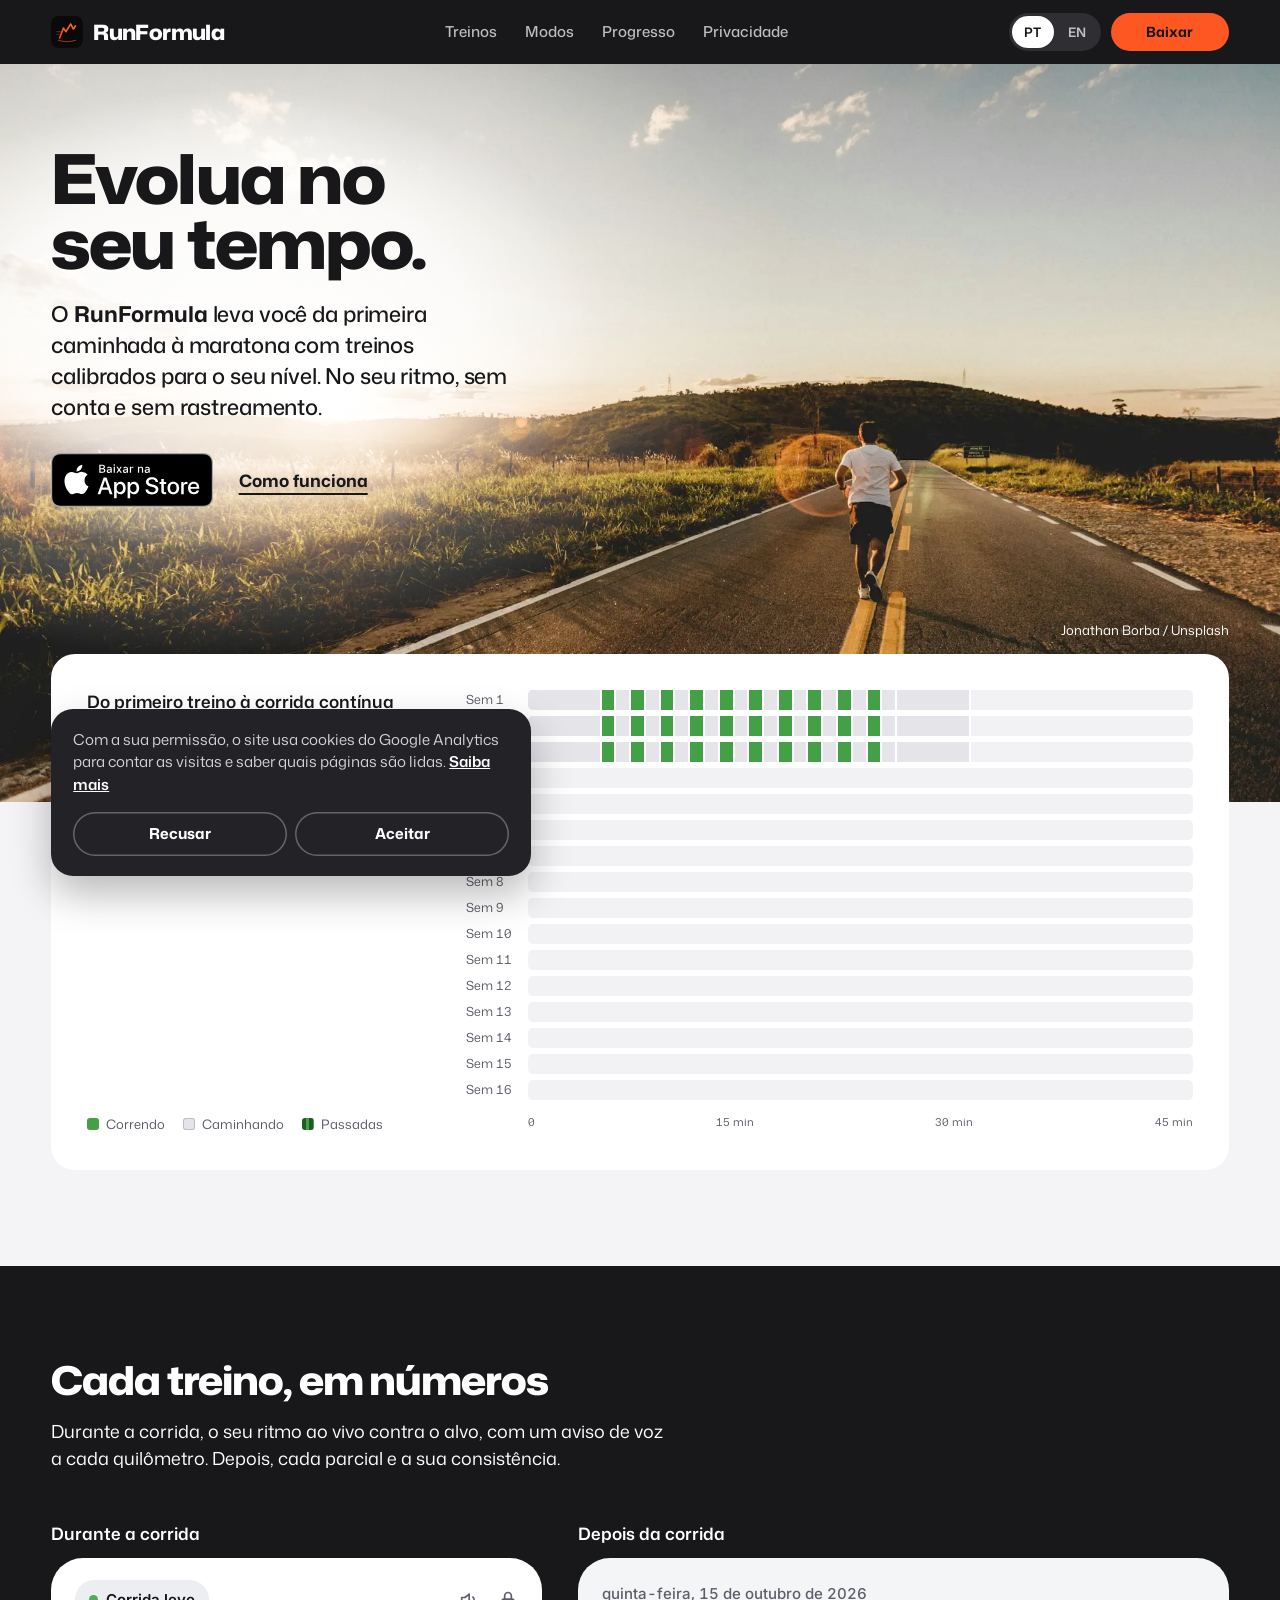
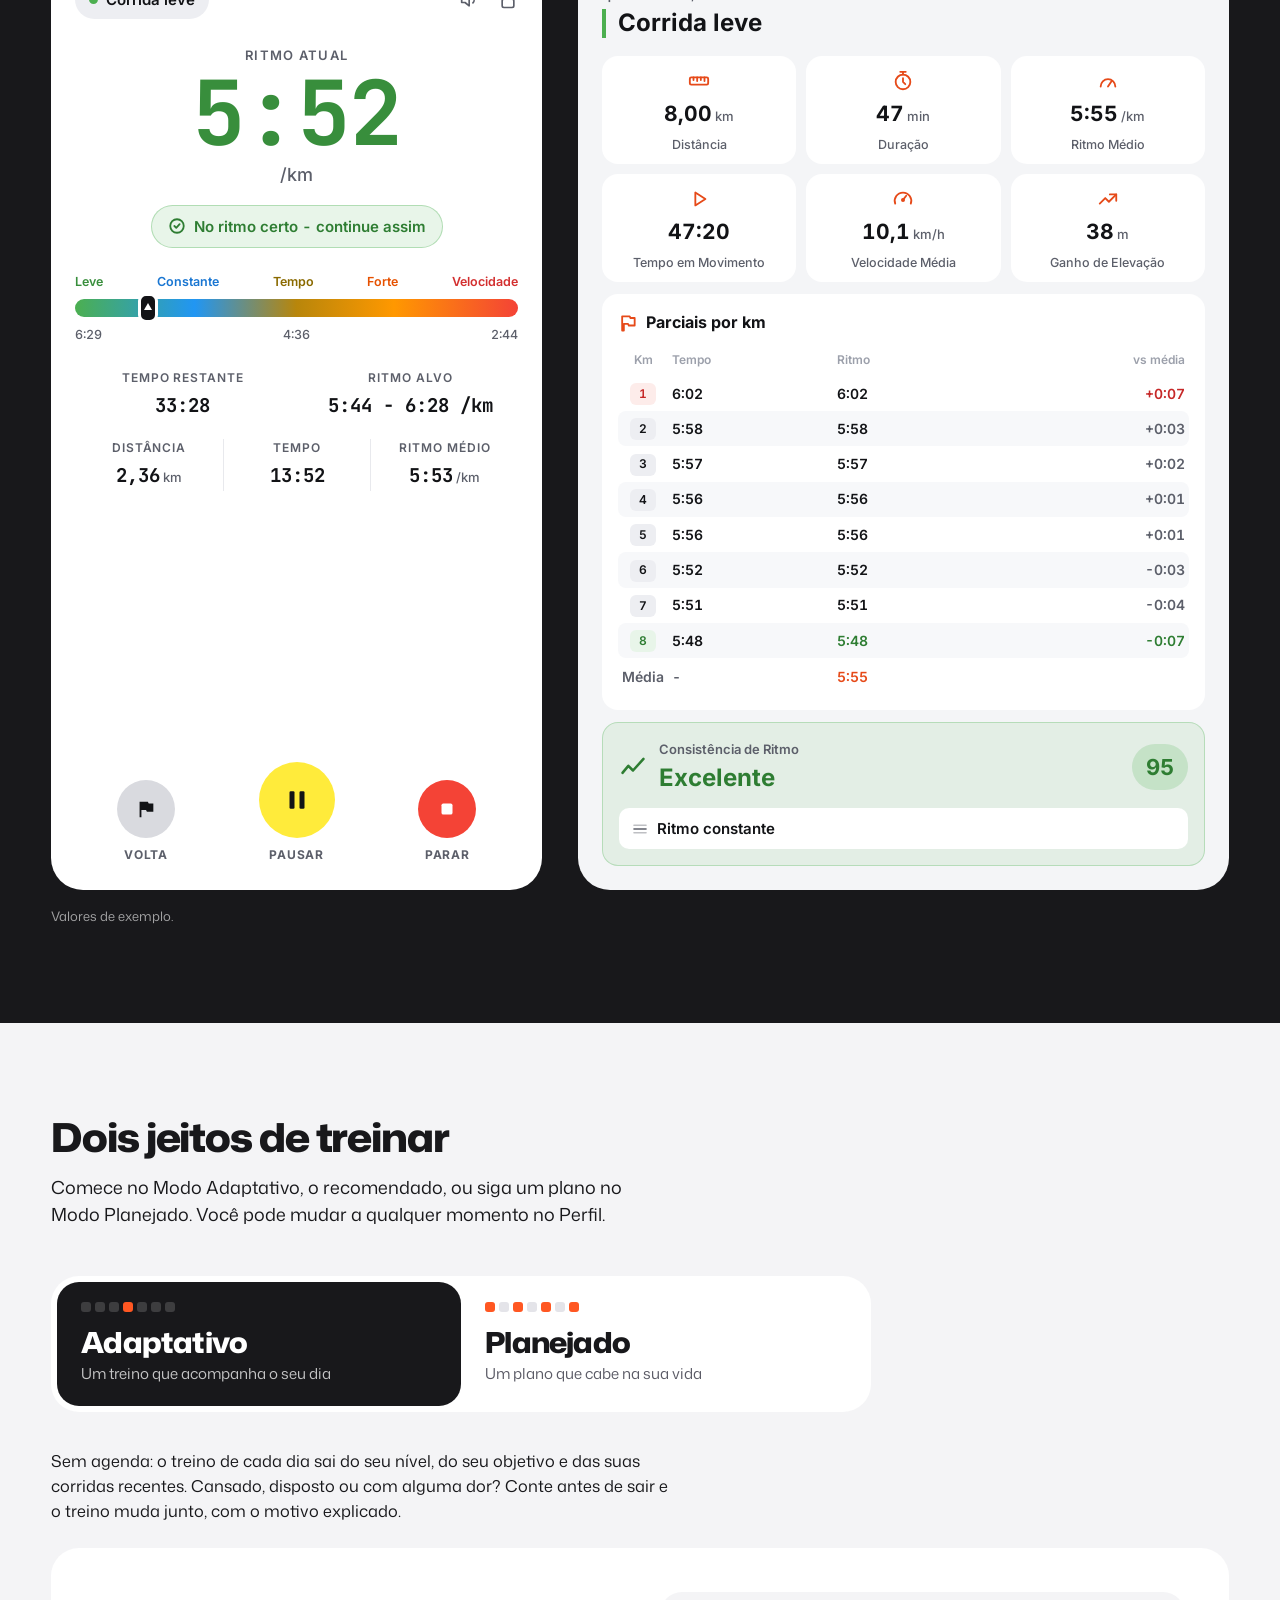
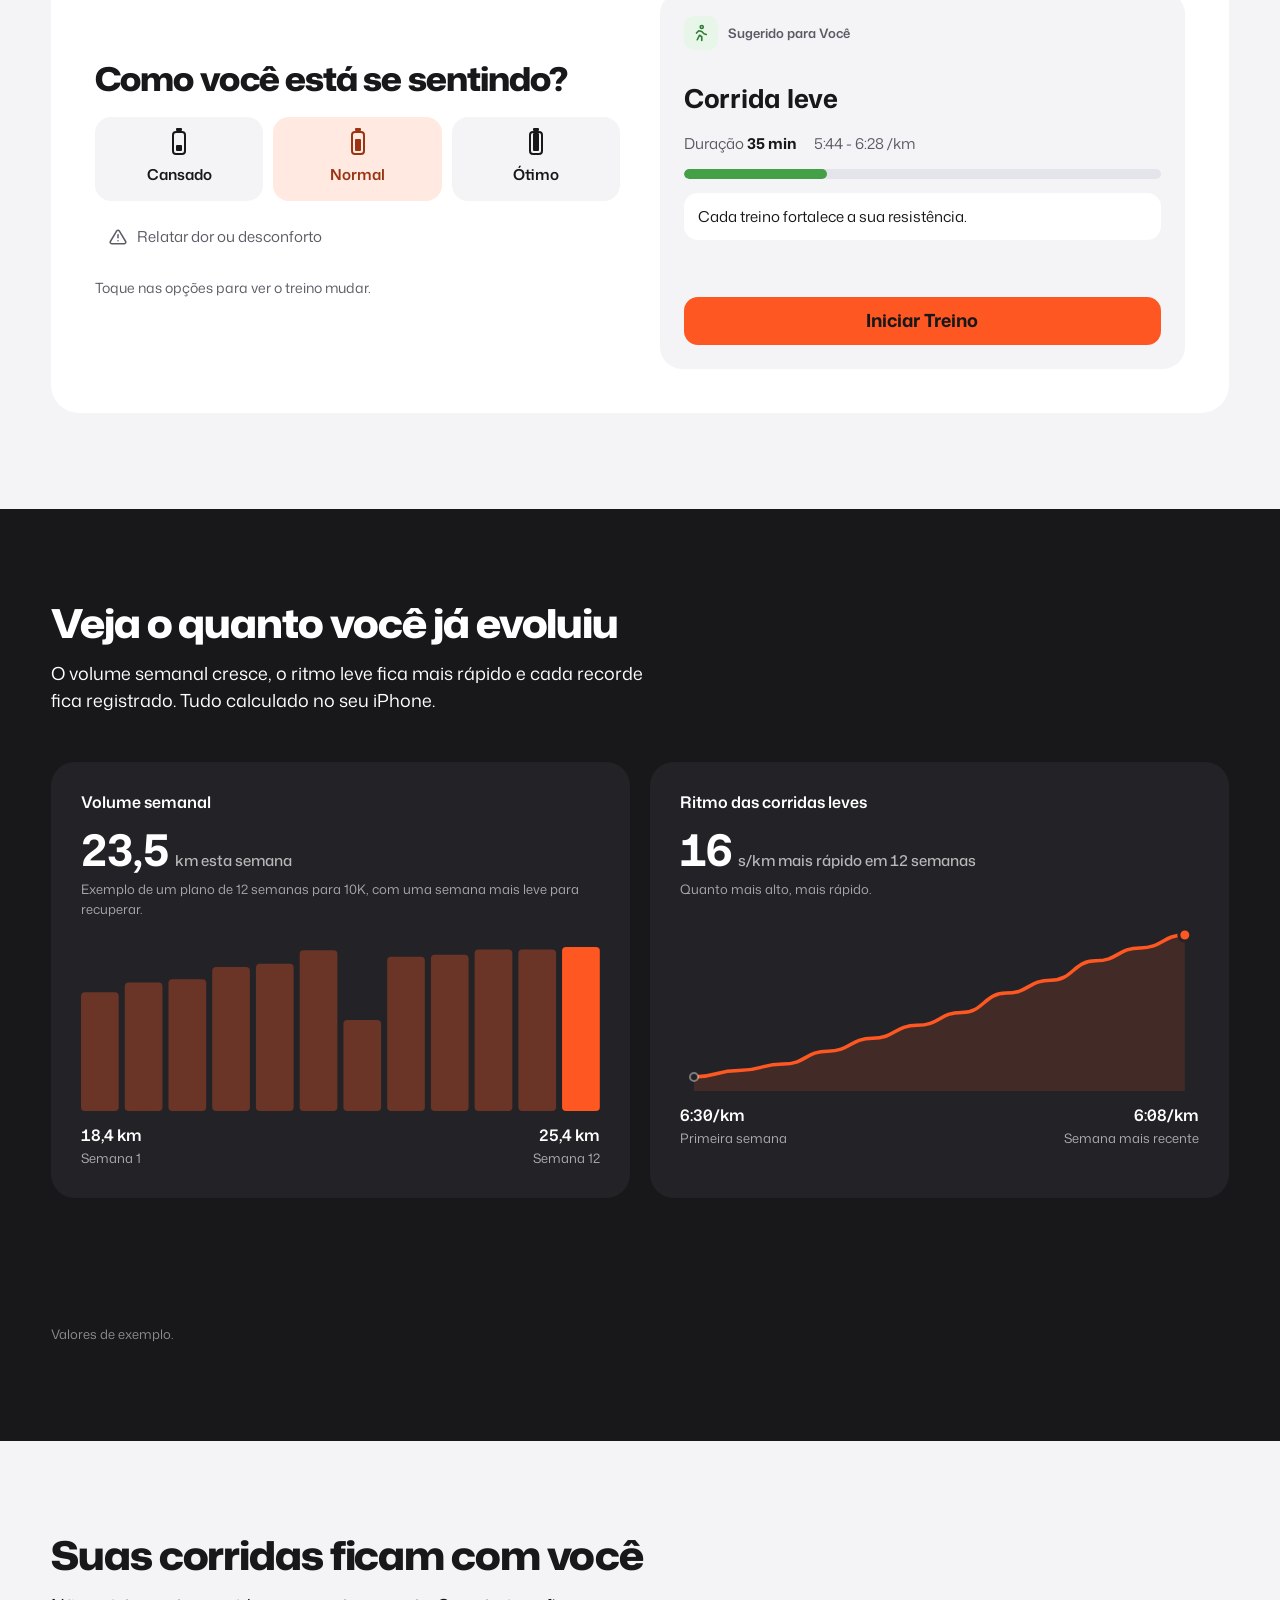
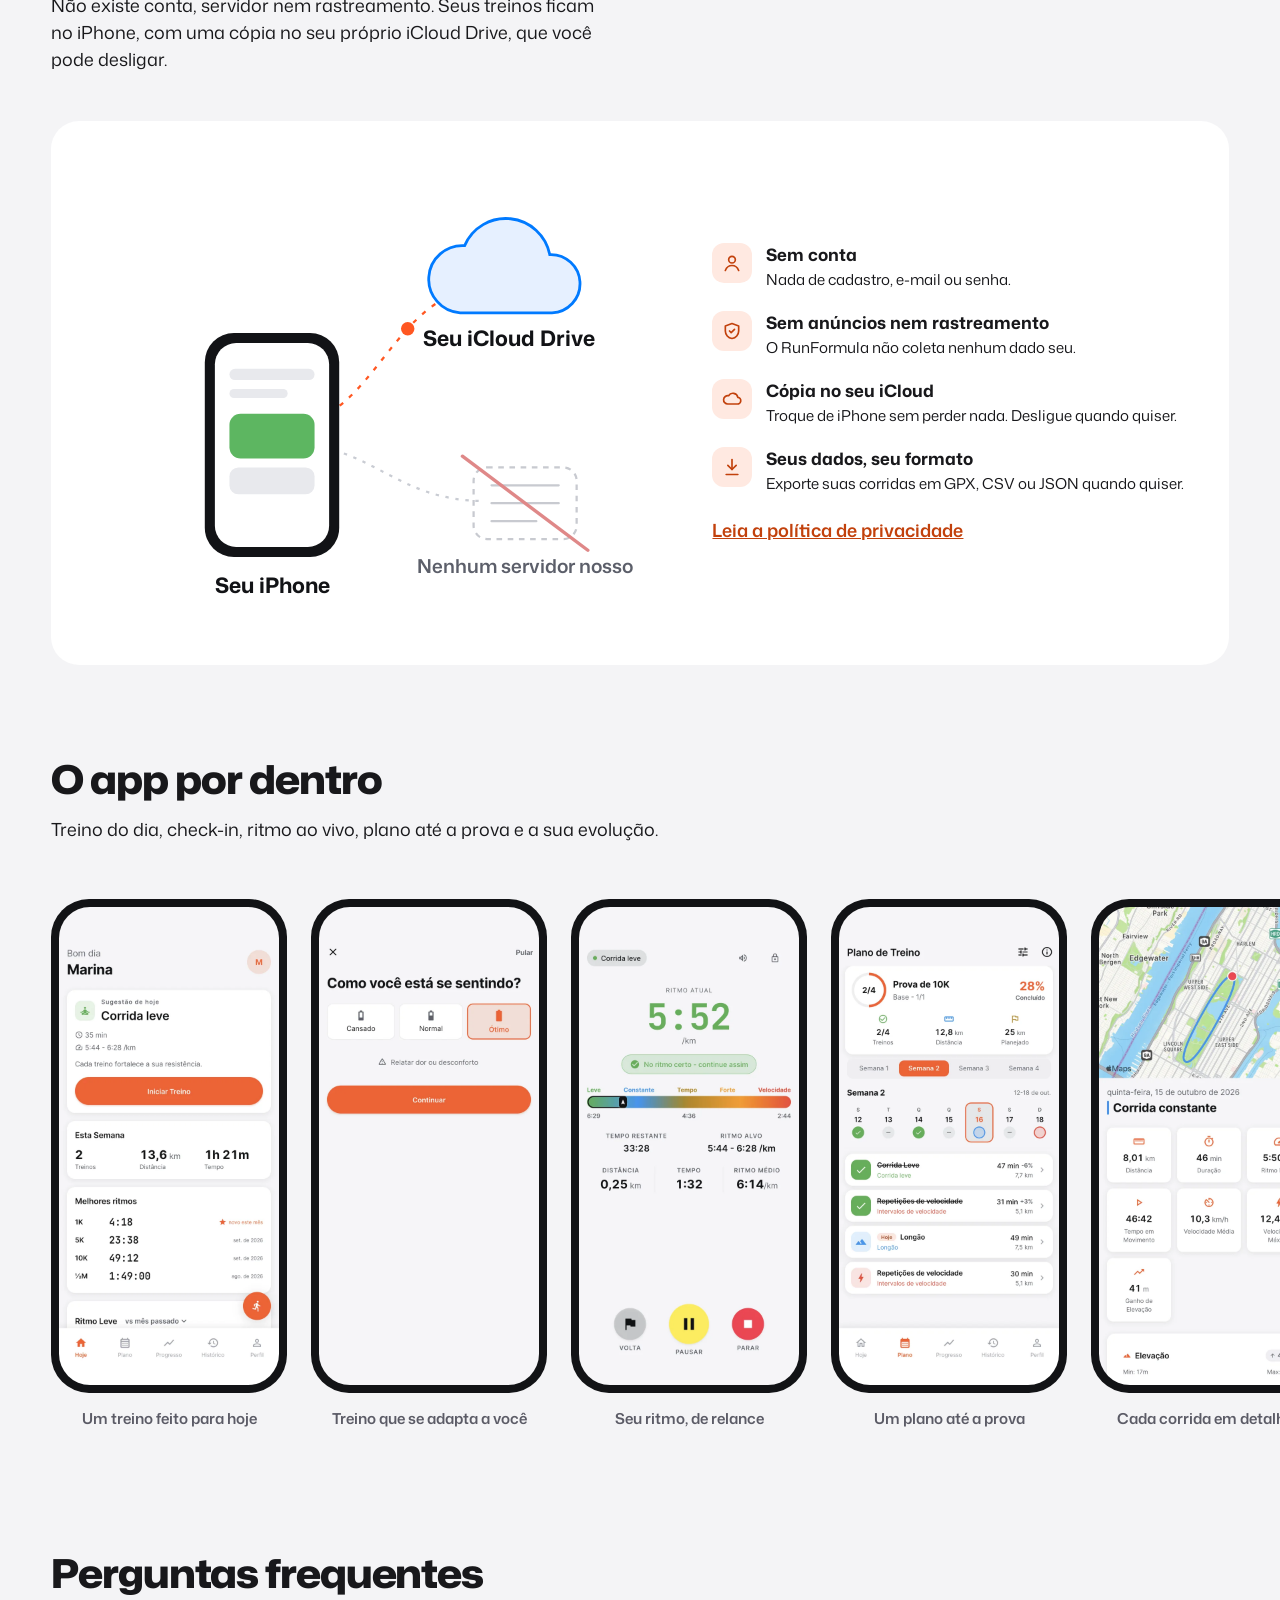
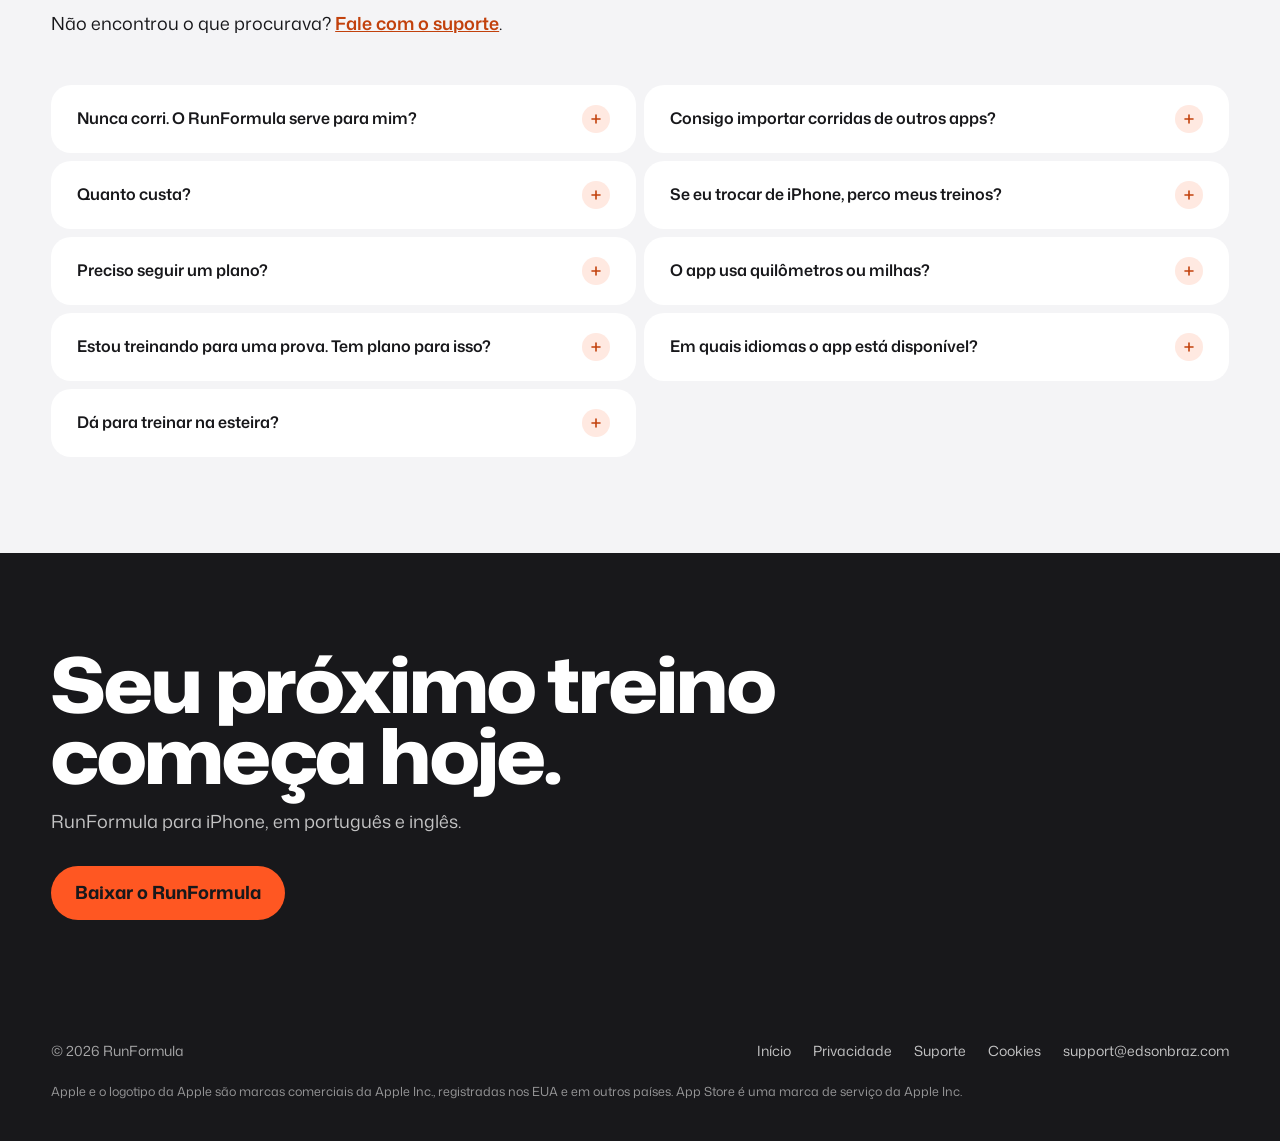
<file: index.html>
<!DOCTYPE html><html lang="pt-BR"><head><meta charset="utf-8"><meta name="viewport" content="width=device-width, initial-scale=1"><title>RunFormula: treino de corrida que evolui no seu tempo</title><meta name="description" content="O RunFormula leva você da primeira caminhada à maratona com treinos calibrados para o seu nível. No seu ritmo, sem conta e sem rastreamento."><meta name="theme-color" content="#18181B"><link rel="canonical" href="https://runformula.app/"><link rel="alternate" hreflang="pt-BR" href="https://runformula.app/"><link rel="alternate" hreflang="en" href="https://runformula.app/en/"><link rel="alternate" hreflang="x-default" href="https://runformula.app/en/"><link rel="icon" type="image/png" href="/favicon.png"><link rel="apple-touch-icon" href="/apple-touch-icon.png"><link rel="preload" href="/assets/fonts/mona-sans-latin-standard-normal.woff2" as="font" type="font/woff2" crossorigin><meta property="og:type" content="website"><meta property="og:site_name" content="RunFormula"><meta property="og:locale" content="pt_BR"><meta property="og:title" content="RunFormula: treino de corrida que evolui no seu tempo"><meta property="og:description" content="O RunFormula leva você da primeira caminhada à maratona com treinos calibrados para o seu nível. No seu ritmo, sem conta e sem rastreamento."><meta property="og:url" content="https://runformula.app/"><meta property="og:image" content="https://runformula.app/assets/img/og-pt.jpg"><meta property="og:image:width" content="1200"><meta property="og:image:height" content="630"><meta name="twitter:card" content="summary_large_image"><script>document.documentElement.classList.add("js")</script><link rel="stylesheet" href="/_astro/Base.C7pHTqdD.css"></head><body><a class="skip" href="#main">Pular para o conteúdo</a><header class="nav"><div class="wrap"><a class="brand" href="/"><img src="/assets/img/icon-64.png" alt="" width="32" height="32"><span>RunFormula</span></a><nav class="nav-links" aria-label="Principal"><a href="#treinos">Treinos</a><a href="#modos">Modos</a><a href="#progresso">Progresso</a><a href="#privacidade">Privacidade</a></nav><div class="nav-end"><div class="lang" role="group" aria-label="Idioma"><a href="/" hreflang="pt-BR" lang="pt-BR" aria-current="true">PT</a><a href="/en/" hreflang="en" lang="en">EN</a></div><a class="nav-dl" href="https://apps.apple.com/app/id6756859442">Baixar</a></div></div></header><main id="main"><section class="hero-photo hp-road look-e look-f" aria-labelledby="h1"><img class="hp-img" src="/_astro/road-2000.GBGUGPF2.webp" srcset="/_astro/road-1000.CBSSQYrD.webp 1000w, /_astro/road-2000.GBGUGPF2.webp 2000w" sizes="100vw" width="2000" height="1334" alt="" fetchpriority="high"><div class="wrap hp-text"><div class="hp-copy"><h1 id="h1">Evolua no<br>seu tempo.</h1><p class="lede">O <strong>RunFormula</strong> leva você da primeira caminhada à maratona com treinos calibrados para o seu nível. No seu ritmo, sem conta e sem rastreamento.</p><div class="ctas"><a class="store-badge" href="https://apps.apple.com/app/id6756859442"><img src="/assets/img/app-store-badge-pt.svg" alt="Baixar na App Store" height="54"></a><a class="btn btn-line" href="#treinos">Como funciona</a></div></div></div><p class="hp-credit">Jonathan Borba / Unsplash</p></section><div class="journey-lift look-e look-f"><div class="wrap"><figure class="journey" id="journey" aria-labelledby="jcap"><div class="j-top"><div><div class="j-title" id="jcap">Do primeiro treino à corrida contínua</div><div class="j-sub">Exemplo com 4 treinos por semana, uma sessão de cada semana</div></div><div class="j-stat" aria-hidden="true"><div class="v" id="jRun">1</div><div class="k">min sem parar</div></div></div><p class="sr">Exemplo de jornada com 4 treinos por semana, em 16 semanas: a caminhada diminui e a corrida cresce, de trechos de 1 minuto até 25 minutos sem parar, com passadas a partir da semana 13.</p><div class="j-rows" id="jRows" aria-hidden="true"></div><div class="j-scale" aria-hidden="true"><span></span><div><span>0</span><span>15 min</span><span>30 min</span><span>45 min</span></div></div><div class="legend" aria-hidden="true"><span><i class="sw-run"></i>Correndo</span><span><i class="sw-walk"></i>Caminhando</span><span><i class="sw-st"></i>Passadas</span></div><div class="toast" id="toast" aria-hidden="true"><span class="ic"><svg width="16" height="16" viewBox="0 0 24 24" fill="none" stroke="currentColor" stroke-width="2.6" stroke-linecap="round" stroke-linejoin="round" aria-hidden="true"><path d="M20 6 9 17l-5-5"/></svg></span><span id="toastText"></span></div></figure></div></div><section class="dark sec" id="treinos" aria-labelledby="nh"><div class="wrap"><div class="sec-head"><h2 id="nh">Cada treino, em números</h2><p>Durante a corrida, o seu ritmo ao vivo contra o alvo, com um aviso de voz a cada quilômetro. Depois, cada parcial e a sua consistência.</p></div><div class="sess-tabs" role="group" aria-label="Cada treino, em números"><button type="button" aria-pressed="true" aria-controls="sessLive">Durante a corrida</button><button type="button" aria-pressed="false" aria-controls="sessDetail">Depois da corrida</button></div><div class="session"><p class="sess-cap">Durante a corrida</p><p class="sess-cap">Depois da corrida</p><div class="app-ui live is-on" id="sessLive" data-ui><div class="live-top"><span class="live-chip"><i></i>Corrida leve</span><span class="live-icons" aria-hidden="true"><svg width="20" height="20" viewBox="0 0 24 24" fill="none" stroke="currentColor" stroke-width="2" stroke-linecap="round" stroke-linejoin="round"><path d="M11 5 6 9H2v6h4l5 4V5z"></path><path d="M15.5 8.5a5 5 0 0 1 0 7"></path></svg><svg width="20" height="20" viewBox="0 0 24 24" fill="none" stroke="currentColor" stroke-width="2" stroke-linecap="round" stroke-linejoin="round"><rect x="5" y="11" width="14" height="10" rx="2"></rect><path d="M8 11V7a4 4 0 0 1 8 0v4"></path></svg></span></div><p class="live-label">Ritmo atual</p><p class="live-pace app-mono" id="livePace">5:52</p><p class="live-unit">/km</p><p class="live-ok"><svg width="18" height="18" viewBox="0 0 24 24" fill="none" stroke="currentColor" stroke-width="2.4" stroke-linecap="round" stroke-linejoin="round" aria-hidden="true"><circle cx="12" cy="12" r="9"></circle><path d="m8.5 12 2.5 2.5 4.5-5"></path></svg>No ritmo certo - continue assim</p><div class="live-zones" aria-hidden="true"><div class="live-zone-names"><span>Leve</span><span>Constante</span><span>Tempo</span><span>Forte</span><span>Velocidade</span></div><div class="live-bar"><span class="live-marker" id="liveMarker" style="left:16.444444444444446%" data-slowest="389" data-fastest="164"></span></div><div class="live-scale"><span>6:29</span><span>4:36</span><span>2:44</span></div></div><div class="live-pair"><span><small>Tempo restante</small><b class="app-mono">33:28</b></span><span><small>Ritmo Alvo</small><b class="app-mono">5:44 - 6:28 /km</b></span></div><div class="live-trio"><span><small>Distância</small><b class="app-mono">2,36<em> km</em></b></span><span><small>Tempo</small><b class="app-mono">13:52<em></em></b></span><span><small>Ritmo Médio</small><b class="app-mono">5:53<em> /km</em></b></span></div><div class="live-controls" aria-hidden="true"><span><i class="lap"><svg width="22" height="22" viewBox="0 0 24 24" fill="currentColor"><path d="M5 21V4h9l1 2h5v9h-7l-1-2H7v8z"></path></svg></i>VOLTA</span><span><i class="pause"><svg width="30" height="30" viewBox="0 0 24 24" fill="currentColor"><rect x="6" y="5" width="4" height="14" rx="1"></rect><rect x="14" y="5" width="4" height="14" rx="1"></rect></svg></i>PAUSAR</span><span><i class="stop"><svg width="22" height="22" viewBox="0 0 24 24" fill="currentColor"><rect x="6" y="6" width="12" height="12" rx="2"></rect></svg></i>PARAR</span></div></div><div class="app-ui detail" id="sessDetail" data-ui><p class="det-date">quinta-feira, 15 de outubro de 2026</p><p class="det-title">Corrida leve</p><div class="det-tiles"><div class="det-tile"><svg width="22" height="22" viewBox="0 0 24 24" fill="none" stroke="currentColor" stroke-width="2" stroke-linecap="round" stroke-linejoin="round" aria-hidden="true"><rect x="2" y="8" width="20" height="8" rx="1.5"/><path d="M6 8v3M10 8v4M14 8v3M18 8v4"/></svg><b>8,00<em> km</em></b><span>Distância</span></div><div class="det-tile"><svg width="22" height="22" viewBox="0 0 24 24" fill="none" stroke="currentColor" stroke-width="2" stroke-linecap="round" stroke-linejoin="round" aria-hidden="true"><circle cx="12" cy="13" r="8"/><path d="M12 9v4l2.5 2.5M9 2h6M12 2v3"/></svg><b>47<em> min</em></b><span>Duração</span></div><div class="det-tile"><svg width="22" height="22" viewBox="0 0 24 24" fill="none" stroke="currentColor" stroke-width="2" stroke-linecap="round" stroke-linejoin="round" aria-hidden="true"><path d="M4 18a8 8 0 1 1 16 0"/><path d="M12 18l4-6"/></svg><b>5:55<em> /km</em></b><span>Ritmo Médio</span></div><div class="det-tile"><svg width="22" height="22" viewBox="0 0 24 24" fill="none" stroke="currentColor" stroke-width="2" stroke-linecap="round" stroke-linejoin="round" aria-hidden="true"><path d="M8 5v14l11-7z"/></svg><b>47:20<em></em></b><span>Tempo em Movimento</span></div><div class="det-tile"><svg width="22" height="22" viewBox="0 0 24 24" fill="none" stroke="currentColor" stroke-width="2" stroke-linecap="round" stroke-linejoin="round" aria-hidden="true"><path d="M3.5 17a9 9 0 1 1 17 0"/><path d="M12 13l3.5-4.5"/><circle cx="12" cy="13" r="1.2"/></svg><b>10,1<em> km/h</em></b><span>Velocidade Média</span></div><div class="det-tile"><svg width="22" height="22" viewBox="0 0 24 24" fill="none" stroke="currentColor" stroke-width="2" stroke-linecap="round" stroke-linejoin="round" aria-hidden="true"><path d="M3 17l6-6 4 4 8-8"/><path d="M14 7h7v7"/></svg><b>38<em> m</em></b><span>Ganho de Elevação</span></div></div><div class="det-card"><p class="det-card-title"><svg width="20" height="20" viewBox="0 0 24 24" fill="none" stroke="currentColor" stroke-width="2.2" stroke-linecap="round" stroke-linejoin="round" aria-hidden="true"><path d="M5 21V4h9l1 2h5v9h-7l-1-2H7v8z"></path></svg>Parciais por km</p><table class="det-splits"><thead><tr><th scope="col">Km</th><th scope="col">Tempo</th><th scope="col">Ritmo</th><th scope="col">vs média</th></tr></thead><tbody><tr><td><span class="n worst">1</span></td><td>6:02</td><td>6:02</td><td class="down">+0:07</td></tr><tr><td><span class="n">2</span></td><td>5:58</td><td>5:58</td><td class>+0:03</td></tr><tr><td><span class="n">3</span></td><td>5:57</td><td>5:57</td><td class>+0:02</td></tr><tr><td><span class="n">4</span></td><td>5:56</td><td>5:56</td><td class>+0:01</td></tr><tr><td><span class="n">5</span></td><td>5:56</td><td>5:56</td><td class>+0:01</td></tr><tr><td><span class="n">6</span></td><td>5:52</td><td>5:52</td><td class>-0:03</td></tr><tr><td><span class="n">7</span></td><td>5:51</td><td>5:51</td><td class>-0:04</td></tr><tr><td><span class="n best">8</span></td><td>5:48</td><td class="best">5:48</td><td class="up">-0:07</td></tr></tbody><tfoot><tr><td>Média</td><td>-</td><td>5:55</td><td></td></tr></tfoot></table></div><div class="det-consistency"><div class="dc-head"><svg width="28" height="28" viewBox="0 0 24 24" fill="none" stroke="currentColor" stroke-width="2.2" stroke-linecap="round" stroke-linejoin="round" aria-hidden="true"><path d="M3 17l5-6 4 4 9-10"></path></svg><span><small>Consistência de Ritmo</small><b>Excelente</b></span><span class="dc-score">95</span></div><p class="dc-strategy"><svg width="18" height="18" viewBox="0 0 24 24" fill="none" stroke="currentColor" stroke-width="2.2" stroke-linecap="round" aria-hidden="true"><path d="M4 12h16"></path><path d="M4 7h16" opacity=".4"></path><path d="M4 17h16" opacity=".4"></path></svg>Ritmo constante</p></div></div></div><p class="sess-example">Valores de exemplo.</p></div></section><section class="light sec" id="modos" aria-labelledby="mh"><div class="wrap"><div class="sec-head"><h2 id="mh">Dois jeitos de treinar</h2><p>Comece no Modo Adaptativo, o recomendado, ou siga um plano no Modo Planejado. Você pode mudar a qualquer momento no Perfil.</p></div><div class="modes" role="group" aria-label="Modo de Treino"><button type="button" class="mode" aria-pressed="true" aria-controls="pane-adaptive"><span class="mode-week" aria-hidden="true"><i></i><i></i><i></i><i class="on"></i><i></i><i></i><i></i></span><b>Adaptativo</b><span class="mode-line">Um treino que acompanha o seu dia</span></button><button type="button" class="mode" aria-pressed="false" aria-controls="pane-planned"><span class="mode-week" aria-hidden="true"><i class="on"></i><i></i><i class="on"></i><i></i><i class="on"></i><i></i><i class="on"></i></span><b>Planejado</b><span class="mode-line">Um plano que cabe na sua vida</span></button></div><div class="mode-panes"><div class="mode-pane is-on" id="pane-adaptive"><p class="mode-lead">Sem agenda: o treino de cada dia sai do seu nível, do seu objetivo e das suas corridas recentes. Cansado, disposto ou com alguma dor? Conte antes de sair e o treino muda junto, com o motivo explicado.</p><div class="panel ci"><div><div class="ci-q" id="ciq">Como você está se sentindo?</div><div class="feel" role="group" aria-labelledby="ciq"><button type="button" data-f="tired" aria-pressed="false"><span class="batt" aria-hidden="true"><i style="height:30%"></i></span>Cansado</button><button type="button" data-f="normal" aria-pressed="true"><span class="batt" aria-hidden="true"><i style="height:60%"></i></span>Normal</button><button type="button" data-f="great" aria-pressed="false"><span class="batt" aria-hidden="true"><i style="height:90%"></i></span>Ótimo</button></div><button type="button" class="pain" id="pain" aria-pressed="false"><svg width="18" height="18" viewBox="0 0 24 24" fill="none" stroke="currentColor" stroke-width="2" stroke-linecap="round" stroke-linejoin="round" aria-hidden="true"><path d="M10.3 3.9 1.8 18a2 2 0 0 0 1.7 3h17a2 2 0 0 0 1.7-3L13.7 3.9a2 2 0 0 0-3.4 0z"/><path d="M12 9v4"/><path d="M12 17h.01"/></svg>Relatar dor ou desconforto</button><p class="ci-note">Toque nas opções para ver o treino mudar.</p></div><div class="wcard" id="wcard" aria-live="polite"><div class="wstate ws-normal is-on" data-k="normal"><div class="lab"><span class="ic"><svg width="18" height="18" viewBox="0 0 24 24" fill="none" stroke="currentColor" stroke-width="2.2" stroke-linecap="round" stroke-linejoin="round" aria-hidden="true"><circle cx="13" cy="4" r="2"/><path d="m7 21 3-6 3 2v5"/><path d="m6 12 3-3 4 1 3 3 3 1"/></svg></span><span>Sugerido para Você</span></div><p class="ins"></p><div class="ttl">Corrida leve</div><div class="meta"><span>Duração <b>35 min</b></span><span>5:44 - 6:28 /km</span></div><div class="zline" aria-hidden="true"><i></i></div><div class="why">Cada treino fortalece a sua resistência.</div><div class="go" aria-hidden="true">Iniciar Treino</div></div><div class="wstate ws-great" data-k="great" aria-hidden="true"><div class="lab"><span class="ic"><svg width="18" height="18" viewBox="0 0 24 24" fill="none" stroke="currentColor" stroke-width="2.2" stroke-linecap="round" stroke-linejoin="round" aria-hidden="true"><circle cx="13" cy="4" r="2"/><path d="m7 21 3-6 3 2v5"/><path d="m6 12 3-3 4 1 3 3 3 1"/></svg></span><span>Sugerido para Você</span></div><p class="ins">Com essa disposição, o treino de qualidade da semana vem para hoje.</p><div class="ttl">Corrida em tempo</div><div class="meta"><span>Duração <b>45 min</b></span><span>4:55 /km</span></div><div class="zline" aria-hidden="true"><i></i></div><div class="why">Cada treino fortalece a sua resistência.</div><div class="go" aria-hidden="true">Iniciar Treino</div></div><div class="wstate ws-tired" data-k="tired" aria-hidden="true"><div class="lab"><span class="ic"><svg width="18" height="18" viewBox="0 0 24 24" fill="none" stroke="currentColor" stroke-width="2.2" stroke-linecap="round" stroke-linejoin="round" aria-hidden="true"><circle cx="13" cy="4" r="2"/><path d="m7 21 3-6 3 2v5"/><path d="m6 12 3-3 4 1 3 3 3 1"/></svg></span><span>Sugerido para Você</span></div><p class="ins">Pelo que você contou, o treino de hoje ficou mais leve.</p><div class="ttl">Corrida leve</div><div class="meta"><span>Duração <b>20 min</b></span><span>5:44 - 6:28 /km</span></div><div class="zline" aria-hidden="true"><i></i></div><div class="why">Você parece cansado hoje. Um treino leve vai ajudar na recuperação.</div><div class="go" aria-hidden="true">Iniciar Treino</div></div><div class="wstate ws-pain" data-k="pain" aria-hidden="true"><div class="lab"><span class="ic"><svg width="18" height="18" viewBox="0 0 24 24" fill="none" stroke="currentColor" stroke-width="2.2" stroke-linecap="round" stroke-linejoin="round" aria-hidden="true"><path d="M21 12.8A9 9 0 1 1 11.2 3a7 7 0 0 0 9.8 9.8z"/></svg></span><span>Sugerido para Você</span></div><p class="ins">Com dor ou lesão, descansar hoje é a melhor escolha.</p><div class="ttl">Dia de Descanso</div><div class="meta"><span>Cuide de você</span></div><div class="zline" aria-hidden="true"><i></i></div><div class="why">Seu corpo precisa descansar para ficar mais forte</div></div></div></div></div><div class="mode-pane" id="pane-planned"><p class="mode-lead">Um plano até o seu objetivo, nos dias que você escolhe, em ciclos de 4 semanas. Se a semana apertar, mude o treino de dia. Se a vida pedir uma pausa, o plano espera e segue com você.</p><div class="panel cal-wrap"><div class="cal" role="img" aria-label="Animação de quatro semanas de um plano: um treino muda de dia dentro da semana e o plano é pausado por uma semana, adiando as semanas seguintes."><div class="cal-head" aria-hidden="true"><span></span><span>S</span><span>T</span><span>Q</span><span>Q</span><span>S</span><span>S</span><span>D</span></div><div class="cal-rows" id="calRows" aria-hidden="true"></div></div><ol class="steps-list" id="calSteps"><li class="cur"><b>Seus dias, sua rotina</b><span>Treinos nos dias que você escolheu.</span></li><li><b>Mude de dia</b><span>Troque um treino de dia dentro da mesma semana.</span></li><li><b>Pause quando precisar</b><span>Ao retomar, o restante do plano é adiado pelas semanas de pausa.</span></li></ol></div></div></div></div></section><section class="dark sec" id="progresso" aria-labelledby="ph"><div class="wrap"><div class="sec-head"><h2 id="ph">Veja o quanto você já evoluiu</h2><p>O volume semanal cresce, o ritmo leve fica mais rápido e cada recorde fica registrado. Tudo calculado no seu iPhone.</p></div><div class="prog" id="prog"><div class="card-d metric"><h3>Volume semanal</h3><div class="big"><span id="volEnd">18,4</span><small>km esta semana</small></div><div class="sub">Exemplo de um plano de 12 semanas para 10K, com uma semana mais leve para recuperar.</div><svg class="chart" id="volChart" viewBox="0 0 400 150" preserveAspectRatio="none" role="img" aria-label="Volume semanal em um plano de 12 semanas para 10K, de 18,4 para 25,4 quilômetros, com a sétima semana mais leve"></svg><div class="ends"><span><b>18,4 km</b>Semana 1</span><span><b>25,4 km</b>Semana 12</span></div></div><div class="card-d metric"><h3>Ritmo das corridas leves</h3><div class="big"><span id="gain">0</span><small>s/km mais rápido em 12 semanas</small></div><div class="sub">Quanto mais alto, mais rápido.</div><svg class="chart" id="paceChart" viewBox="0 0 400 150" preserveAspectRatio="none" role="img" aria-label="Ritmo das corridas leves melhorando de 6:30 para 6:08 por quilômetro em 12 semanas"></svg><div class="ends"><span><b>6:30/km</b>Primeira semana</span><span><b>6:08/km</b>Semana mais recente</span></div></div><div class="recs"><div class="rec"><span class="ic"><svg width="18" height="18" viewBox="0 0 24 24" fill="currentColor" aria-hidden="true"><path d="m12 2 3.1 6.3 6.9 1-5 4.9 1.2 6.8L12 17.8 5.8 21l1.2-6.8-5-4.9 6.9-1z"/></svg></span><div><b>Novo recorde de 5K</b><span>23:38</span></div></div><div class="rec"><span class="ic"><svg width="18" height="18" viewBox="0 0 24 24" fill="none" stroke="currentColor" stroke-width="2.2" stroke-linecap="round" stroke-linejoin="round" aria-hidden="true"><path d="M3 17l6-6 4 4 8-8"/><path d="M14 7h7v7"/></svg></span><div><b>Três semanas constantes.</b><span>Suas corridas leves ficam 10 minutos mais longas.</span></div></div><div class="rec"><span class="ic"><svg width="18" height="18" viewBox="0 0 24 24" fill="none" stroke="currentColor" stroke-width="2.2" stroke-linecap="round" stroke-linejoin="round" aria-hidden="true"><path d="M13 2 3 14h9l-1 8 10-12h-9z"/></svg></span><div><b>12 semanas firmes!</b><span>Continue assim.</span></div></div></div><p class="example">Valores de exemplo.</p></div></div></section><section class="light sec" id="privacidade" aria-labelledby="prh"><div class="wrap"><div class="sec-head"><h2 id="prh">Suas corridas ficam com você</h2><p>Não existe conta, servidor nem rastreamento. Seus treinos ficam no iPhone, com uma cópia no seu próprio iCloud Drive, que você pode desligar.</p></div><div class="panel priv"><div class="diag" role="img" aria-label="Diagrama: os dados vão do seu iPhone apenas para o seu iCloud Drive. Não existe servidor do RunFormula."><svg viewBox="0 0 500 400" aria-hidden="true"><path class="flow" id="flowPath" d="M170 230 C 240 230, 260 110, 340 110"></path><path class="no" d="M170 250 C 240 250, 260 300, 340 300"></path><circle class="packet" r="6"><animateMotion dur="2.2s" repeatCount="indefinite"><mpath href="#flowPath"></mpath></animateMotion></circle><circle class="packet" r="6"><animateMotion dur="2.2s" begin="-1.1s" repeatCount="indefinite"><mpath href="#flowPath"></mpath></animateMotion></circle><rect x="90" y="150" width="120" height="200" rx="26" fill="#121316"></rect><rect x="99" y="159" width="102" height="182" rx="19" fill="#fff"></rect><rect x="112" y="182" width="76" height="10" rx="5" fill="#E8E9ED"></rect><rect x="112" y="200" width="52" height="8" rx="4" fill="#E8E9ED"></rect><rect x="112" y="222" width="76" height="40" rx="10" fill="#4CAF50" opacity=".9"></rect><rect x="112" y="270" width="76" height="24" rx="8" fill="#E8E9ED"></rect><text x="150" y="382" text-anchor="middle" font-family="Mona Sans, system-ui, sans-serif" font-size="19" font-weight="700" fill="#121316">Seu iPhone</text><path d="M318 132a30 30 0 0 1 4-60 40 40 0 0 1 76 8 26 26 0 0 1 2 52z" fill="#E6F0FF" stroke="#007AFF" stroke-width="2.5"></path><text x="362" y="162" text-anchor="middle" font-family="Mona Sans, system-ui, sans-serif" font-size="19" font-weight="700" fill="#121316">Seu iCloud Drive</text><g opacity=".55"><rect x="330" y="270" width="92" height="64" rx="12" fill="none" stroke="#9CA0AB" stroke-width="2" stroke-dasharray="5 5"></rect><path d="M346 286h60M346 302h60M346 318h40" stroke="#9CA0AB" stroke-width="2" stroke-linecap="round"></path><path d="M320 260l112 84" stroke="#C62828" stroke-width="3" stroke-linecap="round"></path></g><text x="376" y="364" text-anchor="middle" font-family="Mona Sans, system-ui, sans-serif" font-size="17" font-weight="600" fill="#5C5F6A">Nenhum servidor nosso</text></svg></div><div><div class="plist"><div><span class="ic"><svg width="20" height="20" viewBox="0 0 24 24" fill="none" stroke="currentColor" stroke-width="2" stroke-linecap="round" stroke-linejoin="round" aria-hidden="true"><circle cx="12" cy="8" r="4"/><path d="M4 21c1.5-4 4.5-6 8-6s6.5 2 8 6"/></svg></span><p><b>Sem conta</b><span>Nada de cadastro, e-mail ou senha.</span></p></div><div><span class="ic"><svg width="20" height="20" viewBox="0 0 24 24" fill="none" stroke="currentColor" stroke-width="2" stroke-linecap="round" stroke-linejoin="round" aria-hidden="true"><path d="M12 3 4 6v6c0 4.5 3.4 8.3 8 9 4.6-.7 8-4.5 8-9V6l-8-3z"/><path d="m9 12 2 2 4-4"/></svg></span><p><b>Sem anúncios nem rastreamento</b><span>O RunFormula não coleta nenhum dado seu.</span></p></div><div><span class="ic"><svg width="20" height="20" viewBox="0 0 24 24" fill="none" stroke="currentColor" stroke-width="2" stroke-linecap="round" stroke-linejoin="round" aria-hidden="true"><path d="M7 18a5 5 0 1 1 .9-9.9A6 6 0 0 1 19 10a4 4 0 0 1-1 8H7z"/></svg></span><p><b>Cópia no seu iCloud</b><span>Troque de iPhone sem perder nada. Desligue quando quiser.</span></p></div><div><span class="ic"><svg width="20" height="20" viewBox="0 0 24 24" fill="none" stroke="currentColor" stroke-width="2" stroke-linecap="round" stroke-linejoin="round" aria-hidden="true"><path d="M12 3v12"/><path d="m7 10 5 5 5-5"/><path d="M5 21h14"/></svg></span><p><b>Seus dados, seu formato</b><span>Exporte suas corridas em GPX, CSV ou JSON quando quiser.</span></p></div></div><a class="more" href="/privacy/">Leia a política de privacidade</a></div></div></div></section><section class="light sec tight" id="telas" aria-labelledby="sh"><div class="wrap"><div class="sec-head"><h2 id="sh">O app por dentro</h2><p>Treino do dia, check-in, ritmo ao vivo, plano até a prova e a sua evolução.</p></div><div class="rail" tabindex="0" role="region" aria-label="Telas do aplicativo"><figure class="shot"><div class="phone"><img src="/assets/img/pt-home.webp" alt="Tela Hoje com a sugestão de treino" width="660" height="1434" loading="lazy" decoding="async"></div><figcaption>Um treino feito para hoje</figcaption></figure><figure class="shot"><div class="phone"><img src="/assets/img/pt-checkin.webp" alt="Check-in: como você está se sentindo?" width="660" height="1434" loading="lazy" decoding="async"></div><figcaption>Treino que se adapta a você</figcaption></figure><figure class="shot"><div class="phone"><img src="/assets/img/pt-live.webp" alt="Treino ao vivo com o ritmo atual" width="660" height="1434" loading="lazy" decoding="async"></div><figcaption>Seu ritmo, de relance</figcaption></figure><figure class="shot"><div class="phone"><img src="/assets/img/pt-plan.webp" alt="Plano de treino para uma prova de 10K" width="660" height="1434" loading="lazy" decoding="async"></div><figcaption>Um plano até a prova</figcaption></figure><figure class="shot"><div class="phone"><img src="/assets/img/pt-run-detail.webp" alt="Detalhe de uma corrida com mapa do percurso" width="660" height="1434" loading="lazy" decoding="async"></div><figcaption>Cada corrida em detalhes</figcaption></figure><figure class="shot"><div class="phone"><img src="/assets/img/pt-progress.webp" alt="Tela de progresso" width="660" height="1434" loading="lazy" decoding="async"></div><figcaption>Veja sua evolução</figcaption></figure></div></div></section><section class="light sec tight" id="perguntas" aria-labelledby="fh"><div class="wrap"><div class="sec-head faq-head"><h2 id="fh">Perguntas frequentes</h2><p>Não encontrou o que procurava? <a href="/support/">Fale com o suporte</a>.</p></div><div class="faq"><div class="faq-col"><details><summary>Nunca corri. O RunFormula serve para mim?</summary><div class="faq-a"><p>Sim. Você começa alternando caminhada e corrida, no ritmo do seu esforço. O tempo correndo aumenta aos poucos, e o app só avança quando você estiver pronto.</p></div></details><details><summary>Quanto custa?</summary><div class="faq-a"><p>Seus primeiros 5 treinos são grátis. Depois, iniciar um treino exige o Pro: R$ 49,90, em pagamento único, sem assinatura. Seu histórico, seu progresso e as exportações continuam sempre abertos.</p></div></details><details><summary>Preciso seguir um plano?</summary><div class="faq-a"><p>Não. No Modo Adaptativo, o recomendado, o app sugere o treino de cada dia, sem agenda. Se preferir dias marcados, mude para o Modo Planejado no Perfil, a qualquer momento.</p></div></details><details><summary>Estou treinando para uma prova. Tem plano para isso?</summary><div class="faq-a"><p>Sim. No Modo Planejado, há planos para 5K, 10K, meia maratona e maratona, além de objetivos como manter a saúde, perder peso e ganhar velocidade. Você escolhe os dias de treino, e o plano é montado até a data da prova.</p></div></details><details><summary>Dá para treinar na esteira?</summary><div class="faq-a"><p>Sim. No modo Indoor / Esteira, a distância é medida pelo contador de passos do iPhone.</p></div></details></div><div class="faq-col"><details><summary>Consigo importar corridas de outros apps?</summary><div class="faq-a"><p>Sim. Importe arquivos GPX do Garmin, do Strava ou de outros apps. Você também pode exportar as suas corridas em GPX, CSV ou JSON quando quiser.</p></div></details><details><summary>Se eu trocar de iPhone, perco meus treinos?</summary><div class="faq-a"><p>Não. O backup no iCloud Drive vem ligado. Ao instalar o app no iPhone novo, ele encontra a sua cópia e oferece restaurar os treinos.</p></div></details><details><summary>O app usa quilômetros ou milhas?</summary><div class="faq-a"><p>Os dois. Ele começa com a unidade configurada no seu iPhone, e você pode trocar em Perfil, no item Unidades.</p></div></details><details><summary>Em quais idiomas o app está disponível?</summary><div class="faq-a"><p>Português e inglês, inclusive nos avisos de voz durante a corrida.</p></div></details></div></div></div></section><section class="dark" aria-labelledby="eh"><div class="wrap end"><h2 id="eh">Seu próximo treino<br>começa hoje.</h2><p>RunFormula para iPhone, em português e inglês.</p><a class="btn btn-o" href="https://apps.apple.com/app/id6756859442">Baixar o RunFormula</a></div></section><script type="application/json" id="rf-data">{"week":"Sem","pause":"Pausa","toasts":{"4":"Blocos de corrida mais longos","8":"30 minutos correndo, só com pausas curtas","12":"Primeiras passadas!","13":"25 minutos sem parar"},"w":{"normal":["Corrida leve","35 min","5:44 - 6:28 /km","Cada treino fortalece a sua resistência.",""],"great":["Corrida em tempo","45 min","4:55 /km","Cada treino fortalece a sua resistência.","Com essa disposição, o treino de qualidade da semana vem para hoje."],"tired":["Corrida leve","20 min","5:44 - 6:28 /km","Você parece cansado hoje. Um treino leve vai ajudar na recuperação.","Pelo que você contou, o treino de hoje ficou mais leve."],"pain":["Dia de Descanso","","Cuide de você","Seu corpo precisa descansar para ficar mais forte","Com dor ou lesão, descansar hoje é a melhor escolha."]},"go":"Iniciar Treino","cal":{"E":"Leve","T":"Tempo","L":"Longão"},"paused":"Plano pausado","unit":"km","decimal":",","journey":{"sessions":[{"run":1,"segs":[["w",5],["e",1],["w",1],["e",1],["w",1],["e",1],["w",1],["e",1],["w",1],["e",1],["w",1],["e",1],["w",1],["e",1],["w",1],["e",1],["w",1],["e",1],["w",1],["e",1],["w",1],["w",5]]},{"run":3,"segs":[["e",3],["w",3],["e",2],["w",1],["e",2],["w",1],["e",2],["w",1],["e",2],["w",1],["e",2],["w",1],["e",2],["w",1],["e",2],["w",1],["e",2],["w",1],["e",2],["w",1],["e",2],["w",1],["w",4]]},{"run":10,"segs":[["e",10],["w",3],["e",10],["w",3],["e",10],["w",4]]},{"run":20,"segs":[["e",13],["st",7]]},{"run":25,"segs":[["e",25]]}],"plan":[0,0,0,0,1,1,1,1,2,2,2,2,3,4,3,4],"scale":45},"vol":[18.4,19.9,20.4,22.3,22.8,24.9,14.1,23.9,24.2,25,25,25.4],"pace":[390,389,388,386,384,382,380,377,375,372,370,368],"gain":22,"session":{"splits":[362,358,357,356,356,352,351,348],"band":[344,388],"live":["5:52","5:50","5:54","5:51"]}}</script></main><footer><div class="wrap foot"><span>© 2026 RunFormula</span><nav aria-label="Rodapé"><a href="/">Início</a><a href="/privacy/">Privacidade</a><a href="/support/">Suporte</a><button type="button" data-consent-open>Cookies</button><a href="mailto:support@edsonbraz.com">support@edsonbraz.com</a></nav><p class="trademark">Apple e o logotipo da Apple são marcas comerciais da Apple Inc., registradas nos EUA e em outros países. App Store é uma marca de serviço da Apple Inc.</p></div></footer><section class="consent" id="consent" aria-label="Cookies" data-ga="G-RV771B2KZP" hidden><p>Com a sua permissão, o site usa cookies do Google Analytics para contar as visitas e saber quais páginas são lidas. <a href="/privacy/#site">Saiba mais</a></p><div class="consent-btns"><button type="button" class="btn btn-line" data-consent="denied">Recusar</button><button type="button" class="btn btn-line" data-consent="granted">Aceitar</button></div></section><script type="module">var e=`rf-consent`,t=document.getElementById(`consent`),n=t?t.dataset.ga:``,r=!1;window.dataLayer=window.dataLayer||[];function i(){window.dataLayer.push(arguments)}function a(){try{return localStorage.getItem(e)}catch{return null}}function o(t){try{localStorage.setItem(e,t)}catch{}}function s(){let e=location.hostname.split(`.`),t=[``];for(let n=0;n<e.length-1;n++)t.push(`;domain=`+e.slice(n).join(`.`));document.cookie.split(`;`).map(e=>e.split(`=`)[0].trim()).filter(e=>e.startsWith(`_ga`)).forEach(e=>t.forEach(t=>{document.cookie=e+`=;max-age=0;path=/`+t}))}function c(e){if(!n)return;let t=e===`granted`;if(window[`ga-disable-`+n]=!t,r&&i(`consent`,`update`,{analytics_storage:t?`granted`:`denied`}),!t){s();return}if(r)return;r=!0,i(`consent`,`default`,{analytics_storage:`granted`,ad_storage:`denied`,ad_user_data:`denied`,ad_personalization:`denied`}),i(`js`,new Date),i(`config`,n);let a=document.createElement(`script`);a.async=!0,a.src=`https://www.googletagmanager.com/gtag/js?id=`+n,document.head.append(a)}if(t){let e=null,n=a();n?c(n):t.hidden=!1,t.querySelectorAll(`[data-consent]`).forEach(n=>n.addEventListener(`click`,()=>{o(n.dataset.consent),t.hidden=!0,c(n.dataset.consent),e&&=(e.focus(),null)})),document.querySelectorAll(`[data-consent-open]`).forEach(n=>n.addEventListener(`click`,()=>{e=n,t.hidden=!1,t.querySelector(`button`).focus()}))}</script><script type="module" src="/_astro/Base.astro_astro_type_script_index_0_lang.B0h5eUXy.js"></script></body></html>
</file>
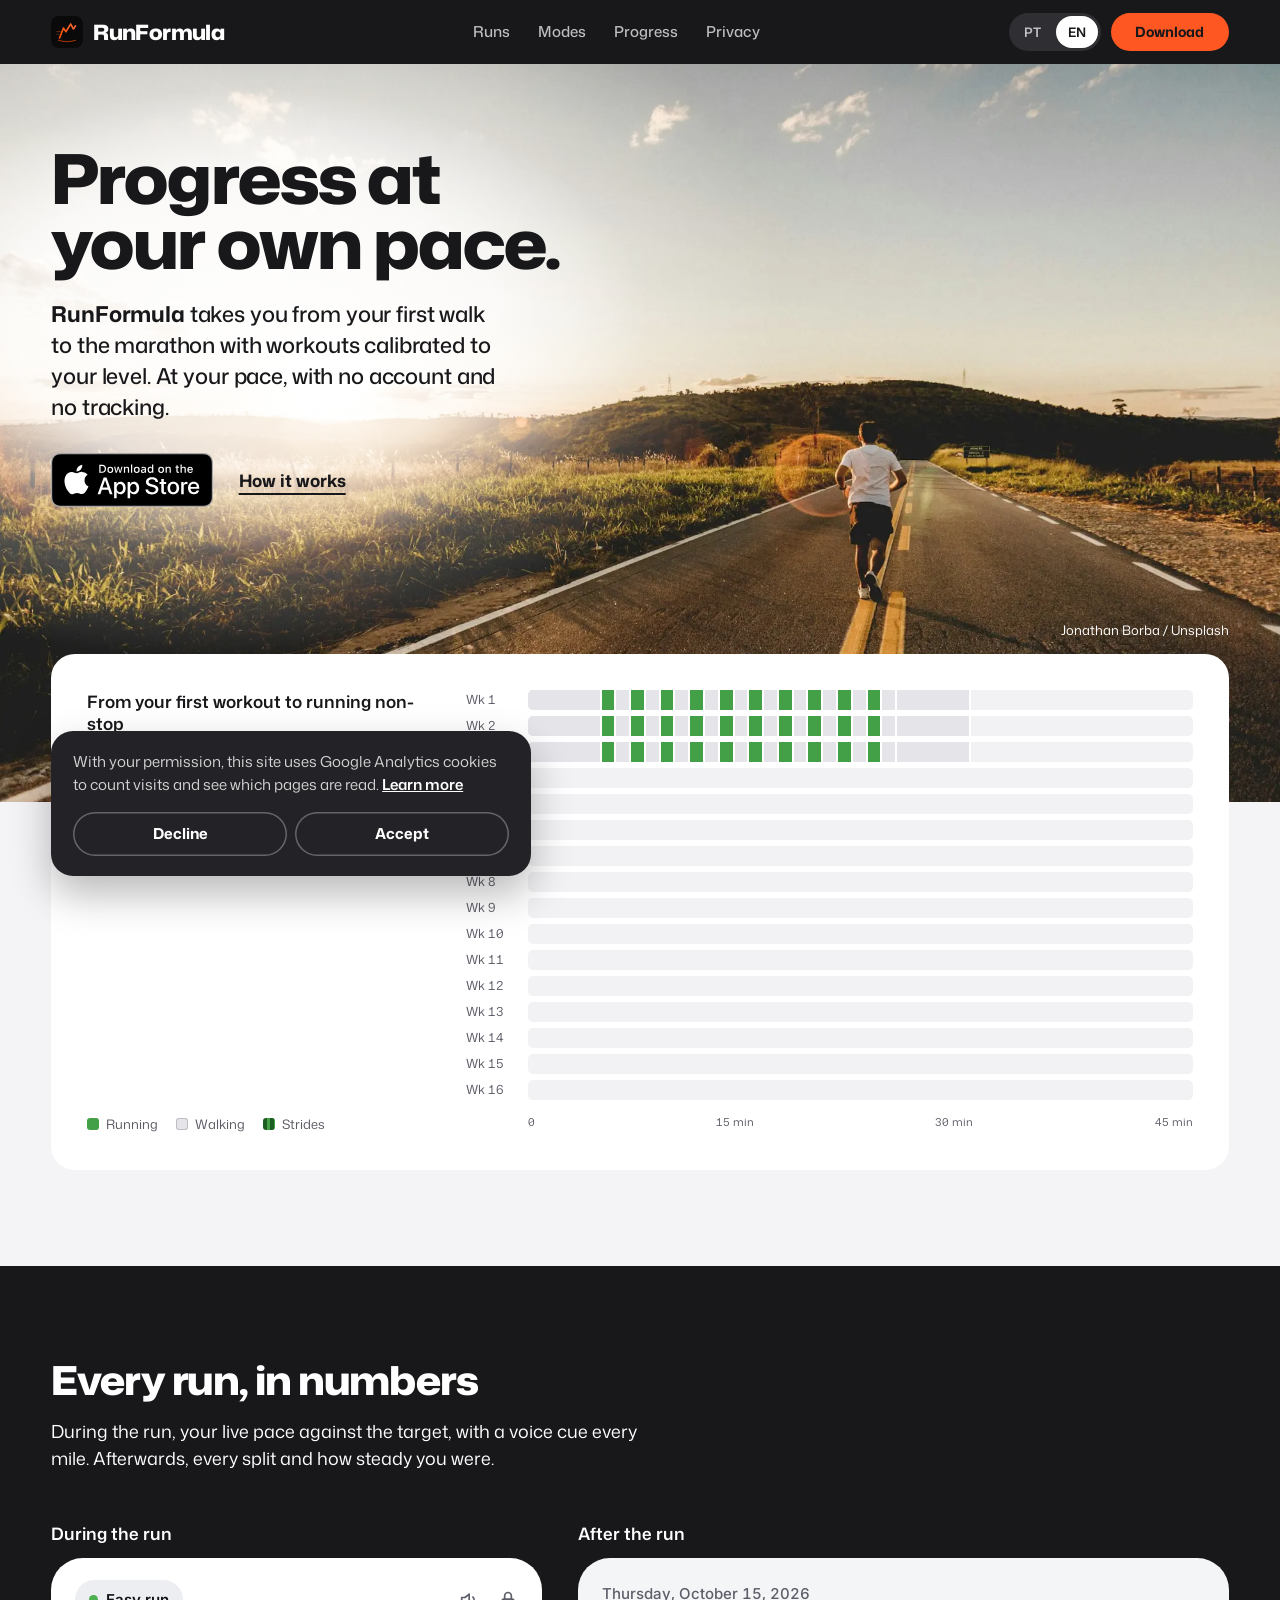
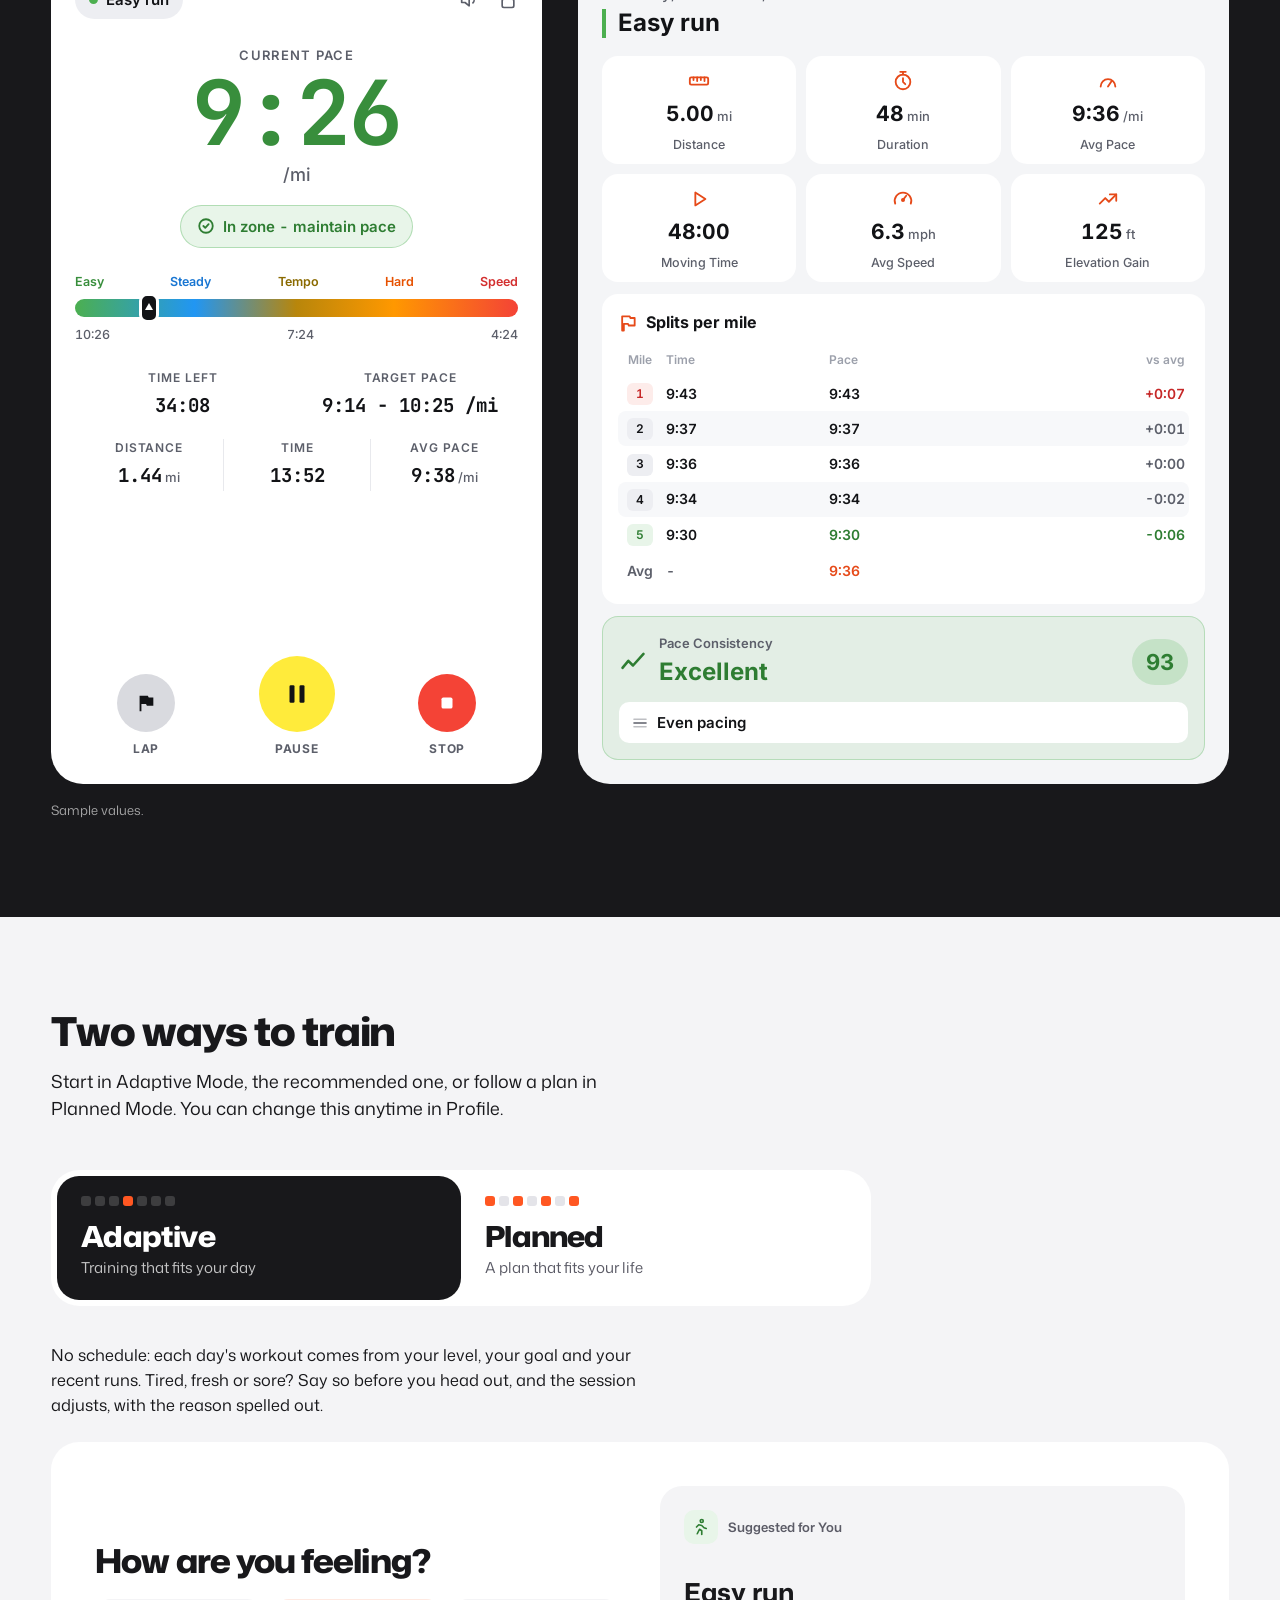
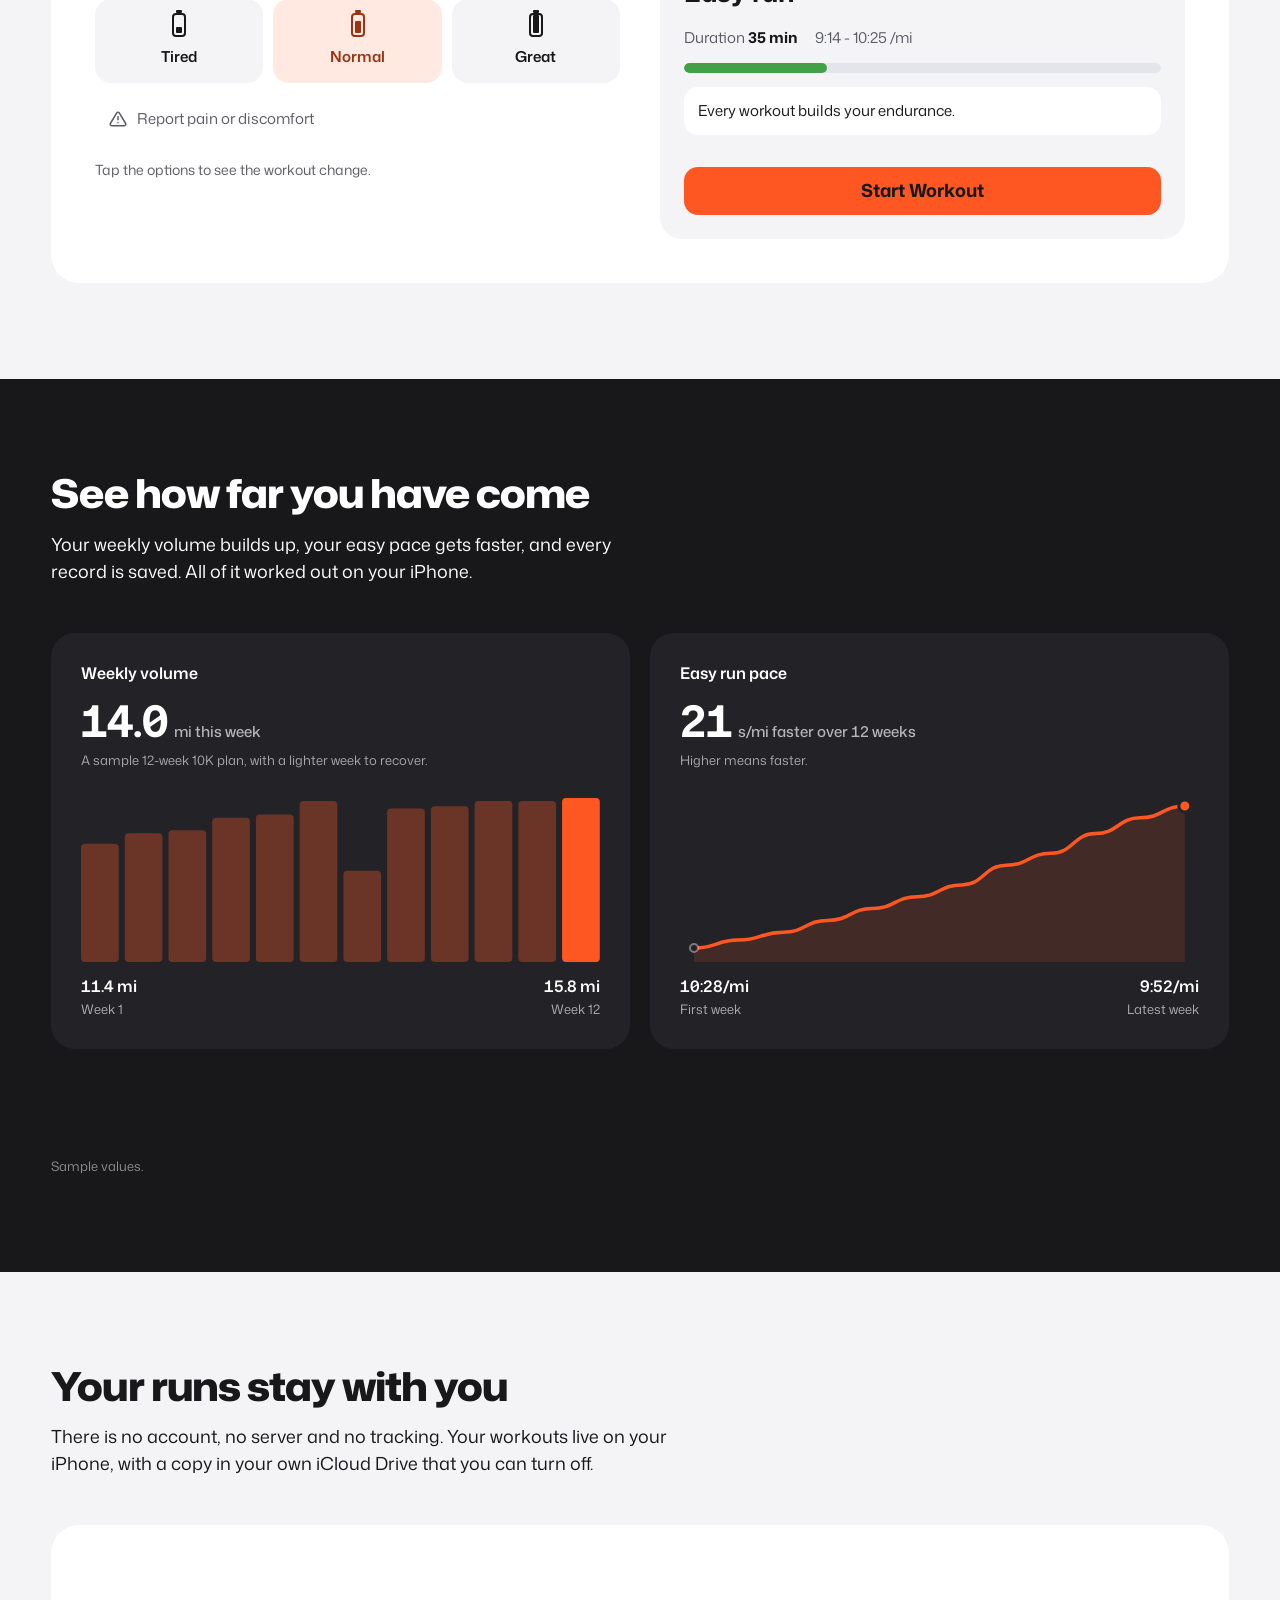
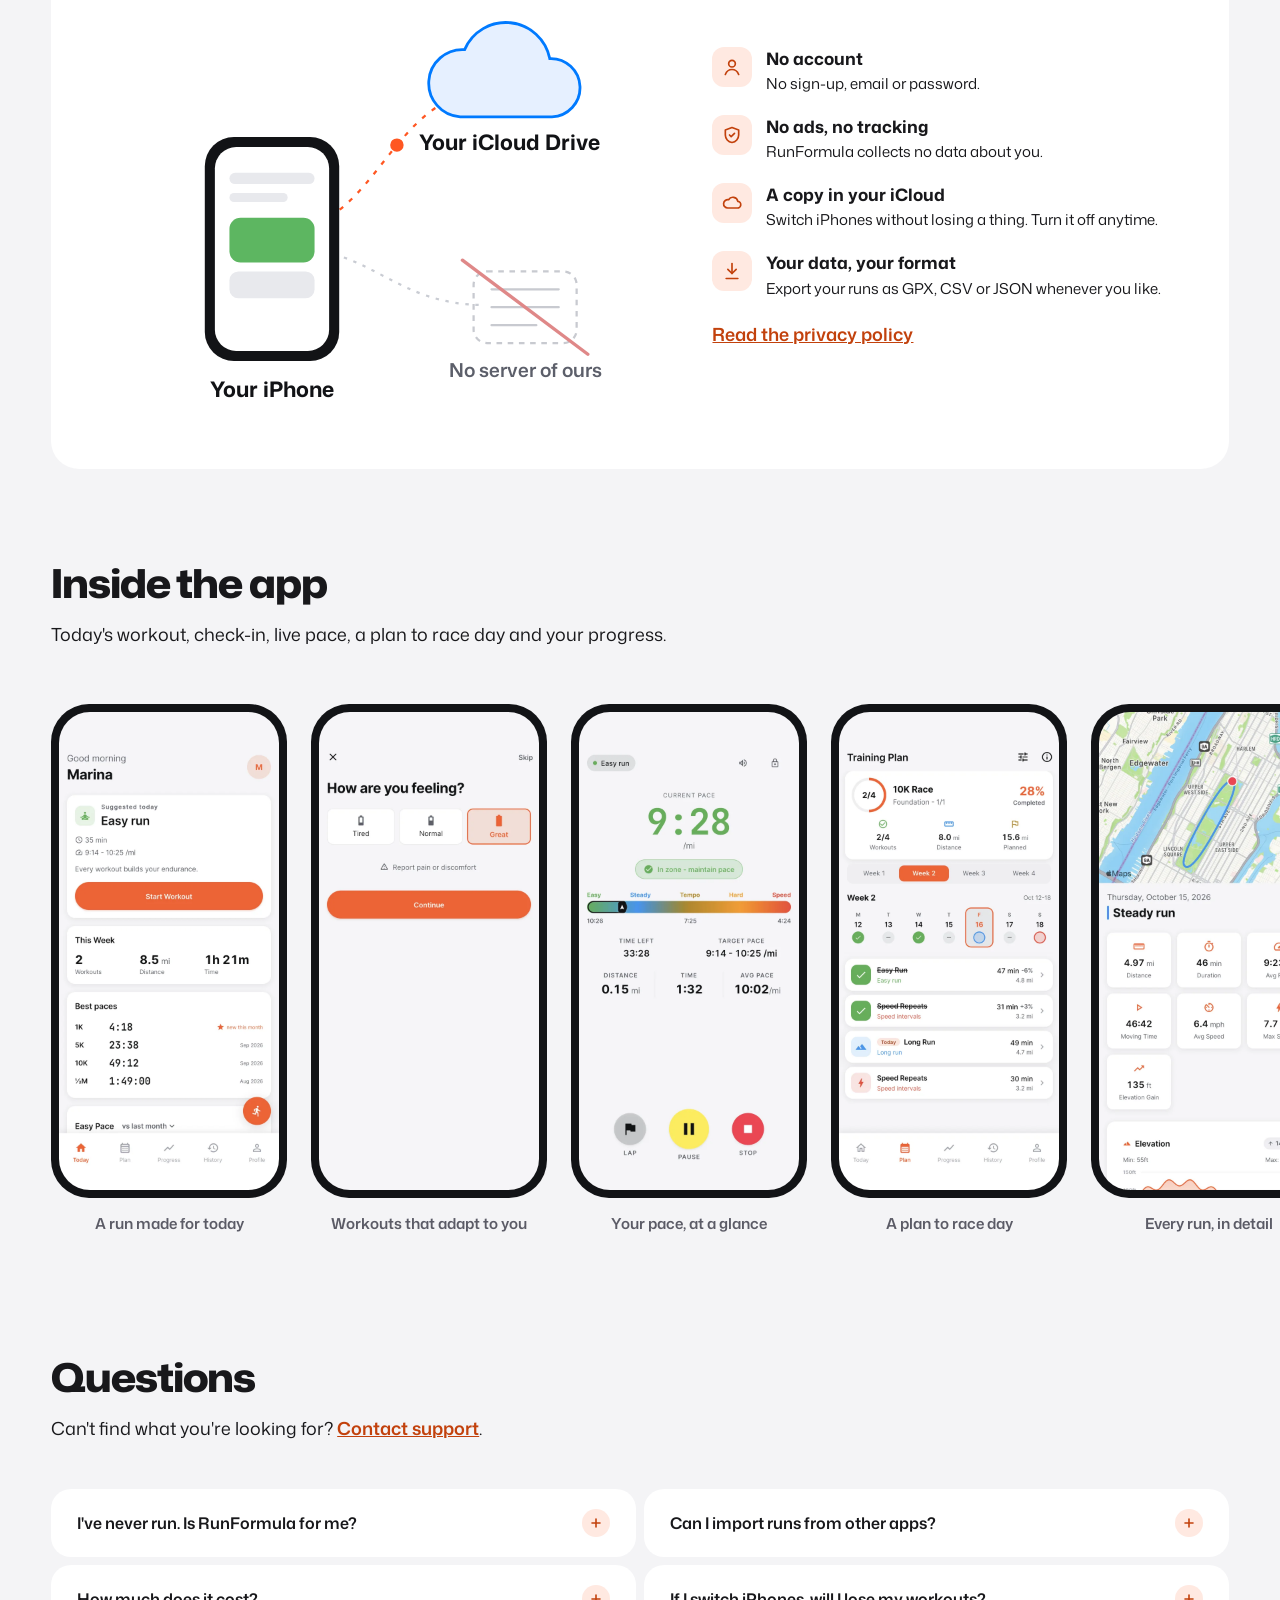
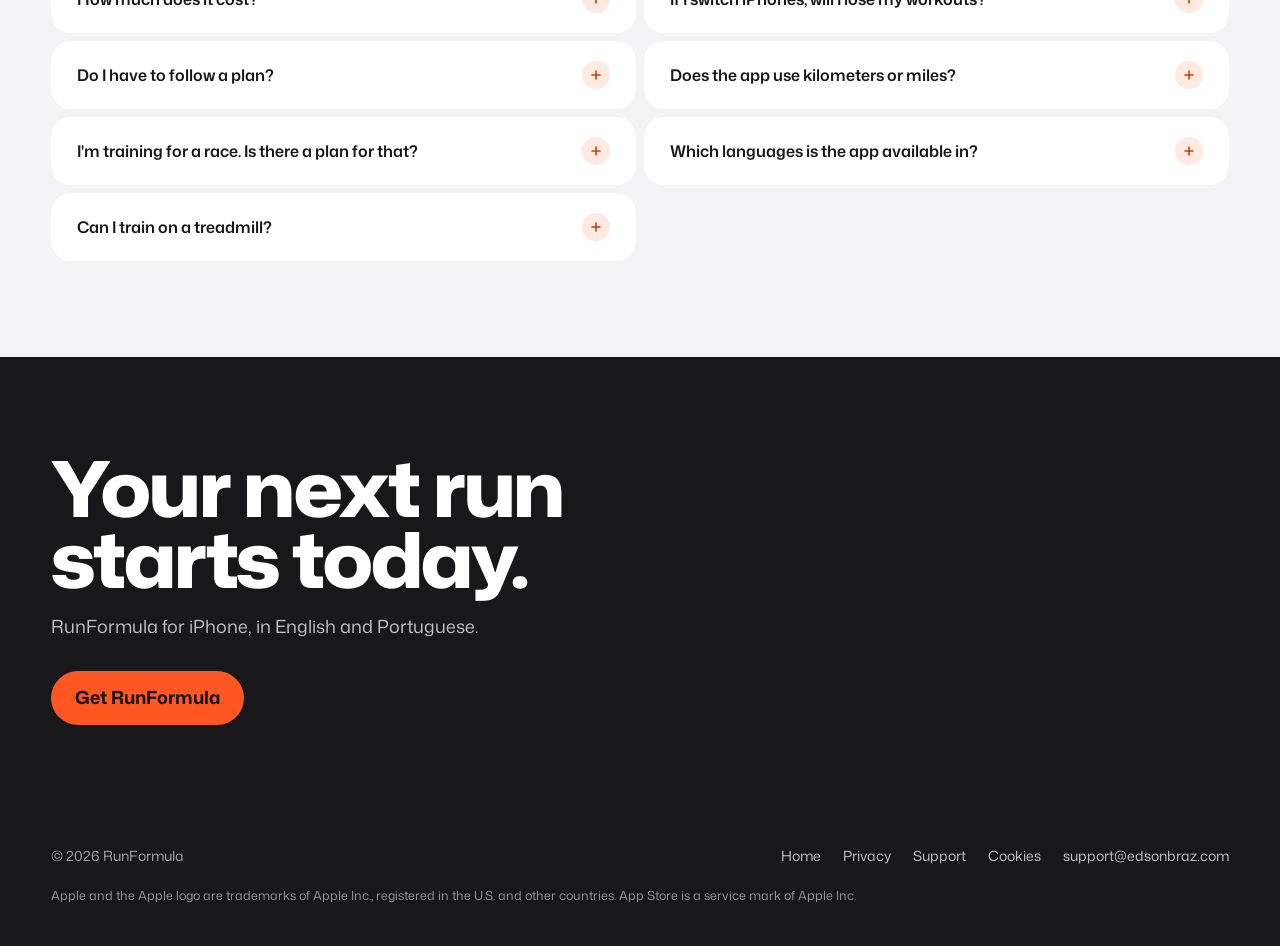
<file: en/index.html>
<!DOCTYPE html><html lang="en"><head><meta charset="utf-8"><meta name="viewport" content="width=device-width, initial-scale=1"><title>RunFormula: a running coach that grows at your pace</title><meta name="description" content="RunFormula takes you from your first walk to the marathon with workouts calibrated to your level. At your pace, with no account and no tracking."><meta name="theme-color" content="#18181B"><link rel="canonical" href="https://runformula.app/en/"><link rel="alternate" hreflang="pt-BR" href="https://runformula.app/"><link rel="alternate" hreflang="en" href="https://runformula.app/en/"><link rel="alternate" hreflang="x-default" href="https://runformula.app/en/"><link rel="icon" type="image/png" href="/favicon.png"><link rel="apple-touch-icon" href="/apple-touch-icon.png"><link rel="preload" href="/assets/fonts/mona-sans-latin-standard-normal.woff2" as="font" type="font/woff2" crossorigin><meta property="og:type" content="website"><meta property="og:site_name" content="RunFormula"><meta property="og:locale" content="en_US"><meta property="og:title" content="RunFormula: a running coach that grows at your pace"><meta property="og:description" content="RunFormula takes you from your first walk to the marathon with workouts calibrated to your level. At your pace, with no account and no tracking."><meta property="og:url" content="https://runformula.app/en/"><meta property="og:image" content="https://runformula.app/assets/img/og-en.jpg"><meta property="og:image:width" content="1200"><meta property="og:image:height" content="630"><meta name="twitter:card" content="summary_large_image"><script>document.documentElement.classList.add("js")</script><link rel="stylesheet" href="/_astro/Base.C7pHTqdD.css"></head><body><a class="skip" href="#main">Skip to content</a><header class="nav"><div class="wrap"><a class="brand" href="/en/"><img src="/assets/img/icon-64.png" alt="" width="32" height="32"><span>RunFormula</span></a><nav class="nav-links" aria-label="Main"><a href="#runs">Runs</a><a href="#modes">Modes</a><a href="#progress">Progress</a><a href="#privacy">Privacy</a></nav><div class="nav-end"><div class="lang" role="group" aria-label="Language"><a href="/" hreflang="pt-BR" lang="pt-BR">PT</a><a href="/en/" hreflang="en" lang="en" aria-current="true">EN</a></div><a class="nav-dl" href="https://apps.apple.com/app/id6756859442">Download</a></div></div></header><main id="main"><section class="hero-photo hp-road look-e look-f" aria-labelledby="h1"><img class="hp-img" src="/_astro/road-2000.GBGUGPF2.webp" srcset="/_astro/road-1000.CBSSQYrD.webp 1000w, /_astro/road-2000.GBGUGPF2.webp 2000w" sizes="100vw" width="2000" height="1334" alt="" fetchpriority="high"><div class="wrap hp-text"><div class="hp-copy"><h1 id="h1">Progress at<br>your own pace.</h1><p class="lede"><strong>RunFormula</strong> takes you from your first walk to the marathon with workouts calibrated to your level. At your pace, with no account and no tracking.</p><div class="ctas"><a class="store-badge" href="https://apps.apple.com/app/id6756859442"><img src="/assets/img/app-store-badge-en.svg" alt="Download on the App Store" height="54"></a><a class="btn btn-line" href="#runs">How it works</a></div></div></div><p class="hp-credit">Jonathan Borba / Unsplash</p></section><div class="journey-lift look-e look-f"><div class="wrap"><figure class="journey" id="journey" aria-labelledby="jcap"><div class="j-top"><div><div class="j-title" id="jcap">From your first workout to running non-stop</div><div class="j-sub">A sample at 4 runs a week, one session from each week</div></div><div class="j-stat" aria-hidden="true"><div class="v" id="jRun">1</div><div class="k">min non-stop</div></div></div><p class="sr">Sample journey at 4 runs a week over 16 weeks: walking shrinks and running grows, from 1-minute runs to 25 minutes non-stop, with strides from week 13.</p><div class="j-rows" id="jRows" aria-hidden="true"></div><div class="j-scale" aria-hidden="true"><span></span><div><span>0</span><span>15 min</span><span>30 min</span><span>45 min</span></div></div><div class="legend" aria-hidden="true"><span><i class="sw-run"></i>Running</span><span><i class="sw-walk"></i>Walking</span><span><i class="sw-st"></i>Strides</span></div><div class="toast" id="toast" aria-hidden="true"><span class="ic"><svg width="16" height="16" viewBox="0 0 24 24" fill="none" stroke="currentColor" stroke-width="2.6" stroke-linecap="round" stroke-linejoin="round" aria-hidden="true"><path d="M20 6 9 17l-5-5"/></svg></span><span id="toastText"></span></div></figure></div></div><section class="dark sec" id="runs" aria-labelledby="nh"><div class="wrap"><div class="sec-head"><h2 id="nh">Every run, in numbers</h2><p>During the run, your live pace against the target, with a voice cue every mile. Afterwards, every split and how steady you were.</p></div><div class="sess-tabs" role="group" aria-label="Every run, in numbers"><button type="button" aria-pressed="true" aria-controls="sessLive">During the run</button><button type="button" aria-pressed="false" aria-controls="sessDetail">After the run</button></div><div class="session"><p class="sess-cap">During the run</p><p class="sess-cap">After the run</p><div class="app-ui live is-on" id="sessLive" data-ui><div class="live-top"><span class="live-chip"><i></i>Easy run</span><span class="live-icons" aria-hidden="true"><svg width="20" height="20" viewBox="0 0 24 24" fill="none" stroke="currentColor" stroke-width="2" stroke-linecap="round" stroke-linejoin="round"><path d="M11 5 6 9H2v6h4l5 4V5z"></path><path d="M15.5 8.5a5 5 0 0 1 0 7"></path></svg><svg width="20" height="20" viewBox="0 0 24 24" fill="none" stroke="currentColor" stroke-width="2" stroke-linecap="round" stroke-linejoin="round"><rect x="5" y="11" width="14" height="10" rx="2"></rect><path d="M8 11V7a4 4 0 0 1 8 0v4"></path></svg></span></div><p class="live-label">Current pace</p><p class="live-pace app-mono" id="livePace">9:26</p><p class="live-unit">/mi</p><p class="live-ok"><svg width="18" height="18" viewBox="0 0 24 24" fill="none" stroke="currentColor" stroke-width="2.4" stroke-linecap="round" stroke-linejoin="round" aria-hidden="true"><circle cx="12" cy="12" r="9"></circle><path d="m8.5 12 2.5 2.5 4.5-5"></path></svg>In zone - maintain pace</p><div class="live-zones" aria-hidden="true"><div class="live-zone-names"><span>Easy</span><span>Steady</span><span>Tempo</span><span>Hard</span><span>Speed</span></div><div class="live-bar"><span class="live-marker" id="liveMarker" style="left:16.574585635359114%" data-slowest="626" data-fastest="264"></span></div><div class="live-scale"><span>10:26</span><span>7:24</span><span>4:24</span></div></div><div class="live-pair"><span><small>Time left</small><b class="app-mono">34:08</b></span><span><small>Target Pace</small><b class="app-mono">9:14 - 10:25 /mi</b></span></div><div class="live-trio"><span><small>Distance</small><b class="app-mono">1.44<em> mi</em></b></span><span><small>Time</small><b class="app-mono">13:52<em></em></b></span><span><small>Avg Pace</small><b class="app-mono">9:38<em> /mi</em></b></span></div><div class="live-controls" aria-hidden="true"><span><i class="lap"><svg width="22" height="22" viewBox="0 0 24 24" fill="currentColor"><path d="M5 21V4h9l1 2h5v9h-7l-1-2H7v8z"></path></svg></i>LAP</span><span><i class="pause"><svg width="30" height="30" viewBox="0 0 24 24" fill="currentColor"><rect x="6" y="5" width="4" height="14" rx="1"></rect><rect x="14" y="5" width="4" height="14" rx="1"></rect></svg></i>PAUSE</span><span><i class="stop"><svg width="22" height="22" viewBox="0 0 24 24" fill="currentColor"><rect x="6" y="6" width="12" height="12" rx="2"></rect></svg></i>STOP</span></div></div><div class="app-ui detail" id="sessDetail" data-ui><p class="det-date">Thursday, October 15, 2026</p><p class="det-title">Easy run</p><div class="det-tiles"><div class="det-tile"><svg width="22" height="22" viewBox="0 0 24 24" fill="none" stroke="currentColor" stroke-width="2" stroke-linecap="round" stroke-linejoin="round" aria-hidden="true"><rect x="2" y="8" width="20" height="8" rx="1.5"/><path d="M6 8v3M10 8v4M14 8v3M18 8v4"/></svg><b>5.00<em> mi</em></b><span>Distance</span></div><div class="det-tile"><svg width="22" height="22" viewBox="0 0 24 24" fill="none" stroke="currentColor" stroke-width="2" stroke-linecap="round" stroke-linejoin="round" aria-hidden="true"><circle cx="12" cy="13" r="8"/><path d="M12 9v4l2.5 2.5M9 2h6M12 2v3"/></svg><b>48<em> min</em></b><span>Duration</span></div><div class="det-tile"><svg width="22" height="22" viewBox="0 0 24 24" fill="none" stroke="currentColor" stroke-width="2" stroke-linecap="round" stroke-linejoin="round" aria-hidden="true"><path d="M4 18a8 8 0 1 1 16 0"/><path d="M12 18l4-6"/></svg><b>9:36<em> /mi</em></b><span>Avg Pace</span></div><div class="det-tile"><svg width="22" height="22" viewBox="0 0 24 24" fill="none" stroke="currentColor" stroke-width="2" stroke-linecap="round" stroke-linejoin="round" aria-hidden="true"><path d="M8 5v14l11-7z"/></svg><b>48:00<em></em></b><span>Moving Time</span></div><div class="det-tile"><svg width="22" height="22" viewBox="0 0 24 24" fill="none" stroke="currentColor" stroke-width="2" stroke-linecap="round" stroke-linejoin="round" aria-hidden="true"><path d="M3.5 17a9 9 0 1 1 17 0"/><path d="M12 13l3.5-4.5"/><circle cx="12" cy="13" r="1.2"/></svg><b>6.3<em> mph</em></b><span>Avg Speed</span></div><div class="det-tile"><svg width="22" height="22" viewBox="0 0 24 24" fill="none" stroke="currentColor" stroke-width="2" stroke-linecap="round" stroke-linejoin="round" aria-hidden="true"><path d="M3 17l6-6 4 4 8-8"/><path d="M14 7h7v7"/></svg><b>125<em> ft</em></b><span>Elevation Gain</span></div></div><div class="det-card"><p class="det-card-title"><svg width="20" height="20" viewBox="0 0 24 24" fill="none" stroke="currentColor" stroke-width="2.2" stroke-linecap="round" stroke-linejoin="round" aria-hidden="true"><path d="M5 21V4h9l1 2h5v9h-7l-1-2H7v8z"></path></svg>Splits per mile</p><table class="det-splits"><thead><tr><th scope="col">Mile</th><th scope="col">Time</th><th scope="col">Pace</th><th scope="col">vs avg</th></tr></thead><tbody><tr><td><span class="n worst">1</span></td><td>9:43</td><td>9:43</td><td class="down">+0:07</td></tr><tr><td><span class="n">2</span></td><td>9:37</td><td>9:37</td><td class>+0:01</td></tr><tr><td><span class="n">3</span></td><td>9:36</td><td>9:36</td><td class>+0:00</td></tr><tr><td><span class="n">4</span></td><td>9:34</td><td>9:34</td><td class>-0:02</td></tr><tr><td><span class="n best">5</span></td><td>9:30</td><td class="best">9:30</td><td class="up">-0:06</td></tr></tbody><tfoot><tr><td>Avg</td><td>-</td><td>9:36</td><td></td></tr></tfoot></table></div><div class="det-consistency"><div class="dc-head"><svg width="28" height="28" viewBox="0 0 24 24" fill="none" stroke="currentColor" stroke-width="2.2" stroke-linecap="round" stroke-linejoin="round" aria-hidden="true"><path d="M3 17l5-6 4 4 9-10"></path></svg><span><small>Pace Consistency</small><b>Excellent</b></span><span class="dc-score">93</span></div><p class="dc-strategy"><svg width="18" height="18" viewBox="0 0 24 24" fill="none" stroke="currentColor" stroke-width="2.2" stroke-linecap="round" aria-hidden="true"><path d="M4 12h16"></path><path d="M4 7h16" opacity=".4"></path><path d="M4 17h16" opacity=".4"></path></svg>Even pacing</p></div></div></div><p class="sess-example">Sample values.</p></div></section><section class="light sec" id="modes" aria-labelledby="mh"><div class="wrap"><div class="sec-head"><h2 id="mh">Two ways to train</h2><p>Start in Adaptive Mode, the recommended one, or follow a plan in Planned Mode. You can change this anytime in Profile.</p></div><div class="modes" role="group" aria-label="Training Mode"><button type="button" class="mode" aria-pressed="true" aria-controls="pane-adaptive"><span class="mode-week" aria-hidden="true"><i></i><i></i><i></i><i class="on"></i><i></i><i></i><i></i></span><b>Adaptive</b><span class="mode-line">Training that fits your day</span></button><button type="button" class="mode" aria-pressed="false" aria-controls="pane-planned"><span class="mode-week" aria-hidden="true"><i class="on"></i><i></i><i class="on"></i><i></i><i class="on"></i><i></i><i class="on"></i></span><b>Planned</b><span class="mode-line">A plan that fits your life</span></button></div><div class="mode-panes"><div class="mode-pane is-on" id="pane-adaptive"><p class="mode-lead">No schedule: each day&#39;s workout comes from your level, your goal and your recent runs. Tired, fresh or sore? Say so before you head out, and the session adjusts, with the reason spelled out.</p><div class="panel ci"><div><div class="ci-q" id="ciq">How are you feeling?</div><div class="feel" role="group" aria-labelledby="ciq"><button type="button" data-f="tired" aria-pressed="false"><span class="batt" aria-hidden="true"><i style="height:30%"></i></span>Tired</button><button type="button" data-f="normal" aria-pressed="true"><span class="batt" aria-hidden="true"><i style="height:60%"></i></span>Normal</button><button type="button" data-f="great" aria-pressed="false"><span class="batt" aria-hidden="true"><i style="height:90%"></i></span>Great</button></div><button type="button" class="pain" id="pain" aria-pressed="false"><svg width="18" height="18" viewBox="0 0 24 24" fill="none" stroke="currentColor" stroke-width="2" stroke-linecap="round" stroke-linejoin="round" aria-hidden="true"><path d="M10.3 3.9 1.8 18a2 2 0 0 0 1.7 3h17a2 2 0 0 0 1.7-3L13.7 3.9a2 2 0 0 0-3.4 0z"/><path d="M12 9v4"/><path d="M12 17h.01"/></svg>Report pain or discomfort</button><p class="ci-note">Tap the options to see the workout change.</p></div><div class="wcard" id="wcard" aria-live="polite"><div class="wstate ws-normal is-on" data-k="normal"><div class="lab"><span class="ic"><svg width="18" height="18" viewBox="0 0 24 24" fill="none" stroke="currentColor" stroke-width="2.2" stroke-linecap="round" stroke-linejoin="round" aria-hidden="true"><circle cx="13" cy="4" r="2"/><path d="m7 21 3-6 3 2v5"/><path d="m6 12 3-3 4 1 3 3 3 1"/></svg></span><span>Suggested for You</span></div><p class="ins"></p><div class="ttl">Easy run</div><div class="meta"><span>Duration <b>35 min</b></span><span>9:14 - 10:25 /mi</span></div><div class="zline" aria-hidden="true"><i></i></div><div class="why">Every workout builds your endurance.</div><div class="go" aria-hidden="true">Start Workout</div></div><div class="wstate ws-great" data-k="great" aria-hidden="true"><div class="lab"><span class="ic"><svg width="18" height="18" viewBox="0 0 24 24" fill="none" stroke="currentColor" stroke-width="2.2" stroke-linecap="round" stroke-linejoin="round" aria-hidden="true"><circle cx="13" cy="4" r="2"/><path d="m7 21 3-6 3 2v5"/><path d="m6 12 3-3 4 1 3 3 3 1"/></svg></span><span>Suggested for You</span></div><p class="ins">You&#39;re feeling great, so this week&#39;s quality workout moves to today.</p><div class="ttl">Tempo run</div><div class="meta"><span>Duration <b>45 min</b></span><span>7:55 /mi</span></div><div class="zline" aria-hidden="true"><i></i></div><div class="why">Every workout builds your endurance.</div><div class="go" aria-hidden="true">Start Workout</div></div><div class="wstate ws-tired" data-k="tired" aria-hidden="true"><div class="lab"><span class="ic"><svg width="18" height="18" viewBox="0 0 24 24" fill="none" stroke="currentColor" stroke-width="2.2" stroke-linecap="round" stroke-linejoin="round" aria-hidden="true"><circle cx="13" cy="4" r="2"/><path d="m7 21 3-6 3 2v5"/><path d="m6 12 3-3 4 1 3 3 3 1"/></svg></span><span>Suggested for You</span></div><p class="ins">Based on how you&#39;re feeling, this is easier than today&#39;s suggestion.</p><div class="ttl">Easy run</div><div class="meta"><span>Duration <b>20 min</b></span><span>9:14 - 10:25 /mi</span></div><div class="zline" aria-hidden="true"><i></i></div><div class="why">You seem tired today. An easy workout will help you recover.</div><div class="go" aria-hidden="true">Start Workout</div></div><div class="wstate ws-pain" data-k="pain" aria-hidden="true"><div class="lab"><span class="ic"><svg width="18" height="18" viewBox="0 0 24 24" fill="none" stroke="currentColor" stroke-width="2.2" stroke-linecap="round" stroke-linejoin="round" aria-hidden="true"><path d="M21 12.8A9 9 0 1 1 11.2 3a7 7 0 0 0 9.8 9.8z"/></svg></span><span>Suggested for You</span></div><p class="ins">With pain or an injury, resting today is the best choice.</p><div class="ttl">Rest Day</div><div class="meta"><span>Take care of yourself</span></div><div class="zline" aria-hidden="true"><i></i></div><div class="why">Your body needs rest to get stronger</div></div></div></div></div><div class="mode-pane" id="pane-planned"><p class="mode-lead">A plan to your goal, on the days you pick, in 4-week cycles. If the week gets busy, move a workout. If life calls for a break, the plan waits and picks up with you.</p><div class="panel cal-wrap"><div class="cal" role="img" aria-label="Animation of a four-week stretch of a plan: a workout moves to another day within its week, and the plan is paused for a week, pushing the following weeks back."><div class="cal-head" aria-hidden="true"><span></span><span>M</span><span>T</span><span>W</span><span>T</span><span>F</span><span>S</span><span>S</span></div><div class="cal-rows" id="calRows" aria-hidden="true"></div></div><ol class="steps-list" id="calSteps"><li class="cur"><b>Your days, your routine</b><span>Workouts on the days you chose.</span></li><li><b>Move a workout</b><span>A workout can switch days within its week.</span></li><li><b>Pause when you need to</b><span>When you resume, the rest of the plan is pushed back by the weeks you paused.</span></li></ol></div></div></div></div></section><section class="dark sec" id="progress" aria-labelledby="ph"><div class="wrap"><div class="sec-head"><h2 id="ph">See how far you have come</h2><p>Your weekly volume builds up, your easy pace gets faster, and every record is saved. All of it worked out on your iPhone.</p></div><div class="prog" id="prog"><div class="card-d metric"><h3>Weekly volume</h3><div class="big"><span id="volEnd">11.4</span><small>mi this week</small></div><div class="sub">A sample 12-week 10K plan, with a lighter week to recover.</div><svg class="chart" id="volChart" viewBox="0 0 400 150" preserveAspectRatio="none" role="img" aria-label="Weekly volume over a 12-week 10K plan, from 11.4 to 15.8 miles, with a lighter seventh week"></svg><div class="ends"><span><b>11.4 mi</b>Week 1</span><span><b>15.8 mi</b>Week 12</span></div></div><div class="card-d metric"><h3>Easy run pace</h3><div class="big"><span id="gain">0</span><small>s/mi faster over 12 weeks</small></div><div class="sub">Higher means faster.</div><svg class="chart" id="paceChart" viewBox="0 0 400 150" preserveAspectRatio="none" role="img" aria-label="Easy run pace improving from 10:28 to 9:52 per mile over 12 weeks"></svg><div class="ends"><span><b>10:28/mi</b>First week</span><span><b>9:52/mi</b>Latest week</span></div></div><div class="recs"><div class="rec"><span class="ic"><svg width="18" height="18" viewBox="0 0 24 24" fill="currentColor" aria-hidden="true"><path d="m12 2 3.1 6.3 6.9 1-5 4.9 1.2 6.8L12 17.8 5.8 21l1.2-6.8-5-4.9 6.9-1z"/></svg></span><div><b>New 5K record</b><span>23:38</span></div></div><div class="rec"><span class="ic"><svg width="18" height="18" viewBox="0 0 24 24" fill="none" stroke="currentColor" stroke-width="2.2" stroke-linecap="round" stroke-linejoin="round" aria-hidden="true"><path d="M3 17l6-6 4 4 8-8"/><path d="M14 7h7v7"/></svg></span><div><b>Three steady weeks done.</b><span>Your easy runs grow by 10 minutes.</span></div></div><div class="rec"><span class="ic"><svg width="18" height="18" viewBox="0 0 24 24" fill="none" stroke="currentColor" stroke-width="2.2" stroke-linecap="round" stroke-linejoin="round" aria-hidden="true"><path d="M13 2 3 14h9l-1 8 10-12h-9z"/></svg></span><div><b>12 weeks strong!</b><span>Keep going.</span></div></div></div><p class="example">Sample values.</p></div></div></section><section class="light sec" id="privacy" aria-labelledby="prh"><div class="wrap"><div class="sec-head"><h2 id="prh">Your runs stay with you</h2><p>There is no account, no server and no tracking. Your workouts live on your iPhone, with a copy in your own iCloud Drive that you can turn off.</p></div><div class="panel priv"><div class="diag" role="img" aria-label="Diagram: data goes from your iPhone only to your own iCloud Drive. There is no RunFormula server."><svg viewBox="0 0 500 400" aria-hidden="true"><path class="flow" id="flowPath" d="M170 230 C 240 230, 260 110, 340 110"></path><path class="no" d="M170 250 C 240 250, 260 300, 340 300"></path><circle class="packet" r="6"><animateMotion dur="2.2s" repeatCount="indefinite"><mpath href="#flowPath"></mpath></animateMotion></circle><circle class="packet" r="6"><animateMotion dur="2.2s" begin="-1.1s" repeatCount="indefinite"><mpath href="#flowPath"></mpath></animateMotion></circle><rect x="90" y="150" width="120" height="200" rx="26" fill="#121316"></rect><rect x="99" y="159" width="102" height="182" rx="19" fill="#fff"></rect><rect x="112" y="182" width="76" height="10" rx="5" fill="#E8E9ED"></rect><rect x="112" y="200" width="52" height="8" rx="4" fill="#E8E9ED"></rect><rect x="112" y="222" width="76" height="40" rx="10" fill="#4CAF50" opacity=".9"></rect><rect x="112" y="270" width="76" height="24" rx="8" fill="#E8E9ED"></rect><text x="150" y="382" text-anchor="middle" font-family="Mona Sans, system-ui, sans-serif" font-size="19" font-weight="700" fill="#121316">Your iPhone</text><path d="M318 132a30 30 0 0 1 4-60 40 40 0 0 1 76 8 26 26 0 0 1 2 52z" fill="#E6F0FF" stroke="#007AFF" stroke-width="2.5"></path><text x="362" y="162" text-anchor="middle" font-family="Mona Sans, system-ui, sans-serif" font-size="19" font-weight="700" fill="#121316">Your iCloud Drive</text><g opacity=".55"><rect x="330" y="270" width="92" height="64" rx="12" fill="none" stroke="#9CA0AB" stroke-width="2" stroke-dasharray="5 5"></rect><path d="M346 286h60M346 302h60M346 318h40" stroke="#9CA0AB" stroke-width="2" stroke-linecap="round"></path><path d="M320 260l112 84" stroke="#C62828" stroke-width="3" stroke-linecap="round"></path></g><text x="376" y="364" text-anchor="middle" font-family="Mona Sans, system-ui, sans-serif" font-size="17" font-weight="600" fill="#5C5F6A">No server of ours</text></svg></div><div><div class="plist"><div><span class="ic"><svg width="20" height="20" viewBox="0 0 24 24" fill="none" stroke="currentColor" stroke-width="2" stroke-linecap="round" stroke-linejoin="round" aria-hidden="true"><circle cx="12" cy="8" r="4"/><path d="M4 21c1.5-4 4.5-6 8-6s6.5 2 8 6"/></svg></span><p><b>No account</b><span>No sign-up, email or password.</span></p></div><div><span class="ic"><svg width="20" height="20" viewBox="0 0 24 24" fill="none" stroke="currentColor" stroke-width="2" stroke-linecap="round" stroke-linejoin="round" aria-hidden="true"><path d="M12 3 4 6v6c0 4.5 3.4 8.3 8 9 4.6-.7 8-4.5 8-9V6l-8-3z"/><path d="m9 12 2 2 4-4"/></svg></span><p><b>No ads, no tracking</b><span>RunFormula collects no data about you.</span></p></div><div><span class="ic"><svg width="20" height="20" viewBox="0 0 24 24" fill="none" stroke="currentColor" stroke-width="2" stroke-linecap="round" stroke-linejoin="round" aria-hidden="true"><path d="M7 18a5 5 0 1 1 .9-9.9A6 6 0 0 1 19 10a4 4 0 0 1-1 8H7z"/></svg></span><p><b>A copy in your iCloud</b><span>Switch iPhones without losing a thing. Turn it off anytime.</span></p></div><div><span class="ic"><svg width="20" height="20" viewBox="0 0 24 24" fill="none" stroke="currentColor" stroke-width="2" stroke-linecap="round" stroke-linejoin="round" aria-hidden="true"><path d="M12 3v12"/><path d="m7 10 5 5 5-5"/><path d="M5 21h14"/></svg></span><p><b>Your data, your format</b><span>Export your runs as GPX, CSV or JSON whenever you like.</span></p></div></div><a class="more" href="/en/privacy/">Read the privacy policy</a></div></div></div></section><section class="light sec tight" id="screens" aria-labelledby="sh"><div class="wrap"><div class="sec-head"><h2 id="sh">Inside the app</h2><p>Today&#39;s workout, check-in, live pace, a plan to race day and your progress.</p></div><div class="rail" tabindex="0" role="region" aria-label="App screens"><figure class="shot"><div class="phone"><img src="/assets/img/en-home.webp" alt="Today screen with the suggested workout" width="660" height="1434" loading="lazy" decoding="async"></div><figcaption>A run made for today</figcaption></figure><figure class="shot"><div class="phone"><img src="/assets/img/en-checkin.webp" alt="Check-in: how are you feeling?" width="660" height="1434" loading="lazy" decoding="async"></div><figcaption>Workouts that adapt to you</figcaption></figure><figure class="shot"><div class="phone"><img src="/assets/img/en-live.webp" alt="Live workout showing current pace" width="660" height="1434" loading="lazy" decoding="async"></div><figcaption>Your pace, at a glance</figcaption></figure><figure class="shot"><div class="phone"><img src="/assets/img/en-plan.webp" alt="Training plan for a 10K race" width="660" height="1434" loading="lazy" decoding="async"></div><figcaption>A plan to race day</figcaption></figure><figure class="shot"><div class="phone"><img src="/assets/img/en-run-detail.webp" alt="Run detail with a route map" width="660" height="1434" loading="lazy" decoding="async"></div><figcaption>Every run, in detail</figcaption></figure><figure class="shot"><div class="phone"><img src="/assets/img/en-progress.webp" alt="Progress screen" width="660" height="1434" loading="lazy" decoding="async"></div><figcaption>See your progress</figcaption></figure></div></div></section><section class="light sec tight" id="faq" aria-labelledby="fh"><div class="wrap"><div class="sec-head faq-head"><h2 id="fh">Questions</h2><p>Can&#39;t find what you&#39;re looking for? <a href="/en/support/">Contact support</a>.</p></div><div class="faq"><div class="faq-col"><details><summary>I&#39;ve never run. Is RunFormula for me?</summary><div class="faq-a"><p>Yes. You start by mixing walking and running at an effort that feels right. Your running time grows gradually, and the app only moves you forward when you&#39;re ready.</p></div></details><details><summary>How much does it cost?</summary><div class="faq-a"><p>Your first 5 workouts are free. After that, starting a workout needs Pro: US$19.99, paid once, with no subscription. Your history, progress and exports always stay open.</p></div></details><details><summary>Do I have to follow a plan?</summary><div class="faq-a"><p>No. In Adaptive Mode, the recommended one, the app suggests each day&#39;s workout, with no schedule. If you&#39;d rather have set days, switch to Planned Mode in Profile at any time.</p></div></details><details><summary>I&#39;m training for a race. Is there a plan for that?</summary><div class="faq-a"><p>Yes. In Planned Mode there are plans for 5K, 10K, half marathon and marathon, plus goals like staying healthy, losing weight and getting faster. You pick your training days, and the plan counts down to race day.</p></div></details><details><summary>Can I train on a treadmill?</summary><div class="faq-a"><p>Yes. In Indoor / Treadmill mode, distance comes from your iPhone&#39;s step counter.</p></div></details></div><div class="faq-col"><details><summary>Can I import runs from other apps?</summary><div class="faq-a"><p>Yes. Import GPX files from Garmin, Strava or other apps. You can also export your own runs as GPX, CSV or JSON whenever you like.</p></div></details><details><summary>If I switch iPhones, will I lose my workouts?</summary><div class="faq-a"><p>No. Backup to iCloud Drive is on by default. When you install the app on your new iPhone, it finds your copy and offers to restore your workouts.</p></div></details><details><summary>Does the app use kilometers or miles?</summary><div class="faq-a"><p>Both. It starts with your iPhone&#39;s units, and you can switch under Units in Profile.</p></div></details><details><summary>Which languages is the app available in?</summary><div class="faq-a"><p>English and Brazilian Portuguese, including the voice cues during your run.</p></div></details></div></div></div></section><section class="dark" aria-labelledby="eh"><div class="wrap end"><h2 id="eh">Your next run<br>starts today.</h2><p>RunFormula for iPhone, in English and Portuguese.</p><a class="btn btn-o" href="https://apps.apple.com/app/id6756859442">Get RunFormula</a></div></section><script type="application/json" id="rf-data">{"week":"Wk","pause":"Pause","toasts":{"4":"Longer running blocks","8":"30 minutes running, with short breaks only","12":"First strides!","13":"25 minutes non-stop"},"w":{"normal":["Easy run","35 min","9:14 - 10:25 /mi","Every workout builds your endurance.",""],"great":["Tempo run","45 min","7:55 /mi","Every workout builds your endurance.","You're feeling great, so this week's quality workout moves to today."],"tired":["Easy run","20 min","9:14 - 10:25 /mi","You seem tired today. An easy workout will help you recover.","Based on how you're feeling, this is easier than today's suggestion."],"pain":["Rest Day","","Take care of yourself","Your body needs rest to get stronger","With pain or an injury, resting today is the best choice."]},"go":"Start Workout","cal":{"E":"Easy","T":"Tempo","L":"Long"},"paused":"Plan paused","unit":"mi","decimal":".","journey":{"sessions":[{"run":1,"segs":[["w",5],["e",1],["w",1],["e",1],["w",1],["e",1],["w",1],["e",1],["w",1],["e",1],["w",1],["e",1],["w",1],["e",1],["w",1],["e",1],["w",1],["e",1],["w",1],["e",1],["w",1],["w",5]]},{"run":3,"segs":[["e",3],["w",3],["e",2],["w",1],["e",2],["w",1],["e",2],["w",1],["e",2],["w",1],["e",2],["w",1],["e",2],["w",1],["e",2],["w",1],["e",2],["w",1],["e",2],["w",1],["e",2],["w",1],["w",4]]},{"run":10,"segs":[["e",10],["w",3],["e",10],["w",3],["e",10],["w",4]]},{"run":20,"segs":[["e",13],["st",7]]},{"run":25,"segs":[["e",25]]}],"plan":[0,0,0,0,1,1,1,1,2,2,2,2,3,4,3,4],"scale":45},"vol":[11.4,12.4,12.7,13.9,14.2,15.5,8.8,14.8,15,15.5,15.5,15.8],"pace":[628,626,624,621,618,615,612,607,604,599,595,592],"gain":35,"session":{"splits":[583,577,576,574,570],"band":[554,625],"live":["9:26","9:23","9:30","9:25"]}}</script></main><footer><div class="wrap foot"><span>© 2026 RunFormula</span><nav aria-label="Footer"><a href="/en/">Home</a><a href="/en/privacy/">Privacy</a><a href="/en/support/">Support</a><button type="button" data-consent-open>Cookies</button><a href="mailto:support@edsonbraz.com">support@edsonbraz.com</a></nav><p class="trademark">Apple and the Apple logo are trademarks of Apple Inc., registered in the U.S. and other countries. App Store is a service mark of Apple Inc.</p></div></footer><section class="consent" id="consent" aria-label="Cookies" data-ga="G-RV771B2KZP" hidden><p>With your permission, this site uses Google Analytics cookies to count visits and see which pages are read. <a href="/en/privacy/#website">Learn more</a></p><div class="consent-btns"><button type="button" class="btn btn-line" data-consent="denied">Decline</button><button type="button" class="btn btn-line" data-consent="granted">Accept</button></div></section><script type="module">var e=`rf-consent`,t=document.getElementById(`consent`),n=t?t.dataset.ga:``,r=!1;window.dataLayer=window.dataLayer||[];function i(){window.dataLayer.push(arguments)}function a(){try{return localStorage.getItem(e)}catch{return null}}function o(t){try{localStorage.setItem(e,t)}catch{}}function s(){let e=location.hostname.split(`.`),t=[``];for(let n=0;n<e.length-1;n++)t.push(`;domain=`+e.slice(n).join(`.`));document.cookie.split(`;`).map(e=>e.split(`=`)[0].trim()).filter(e=>e.startsWith(`_ga`)).forEach(e=>t.forEach(t=>{document.cookie=e+`=;max-age=0;path=/`+t}))}function c(e){if(!n)return;let t=e===`granted`;if(window[`ga-disable-`+n]=!t,r&&i(`consent`,`update`,{analytics_storage:t?`granted`:`denied`}),!t){s();return}if(r)return;r=!0,i(`consent`,`default`,{analytics_storage:`granted`,ad_storage:`denied`,ad_user_data:`denied`,ad_personalization:`denied`}),i(`js`,new Date),i(`config`,n);let a=document.createElement(`script`);a.async=!0,a.src=`https://www.googletagmanager.com/gtag/js?id=`+n,document.head.append(a)}if(t){let e=null,n=a();n?c(n):t.hidden=!1,t.querySelectorAll(`[data-consent]`).forEach(n=>n.addEventListener(`click`,()=>{o(n.dataset.consent),t.hidden=!0,c(n.dataset.consent),e&&=(e.focus(),null)})),document.querySelectorAll(`[data-consent-open]`).forEach(n=>n.addEventListener(`click`,()=>{e=n,t.hidden=!1,t.querySelector(`button`).focus()}))}</script><script type="module" src="/_astro/Base.astro_astro_type_script_index_0_lang.B0h5eUXy.js"></script></body></html>
</file>
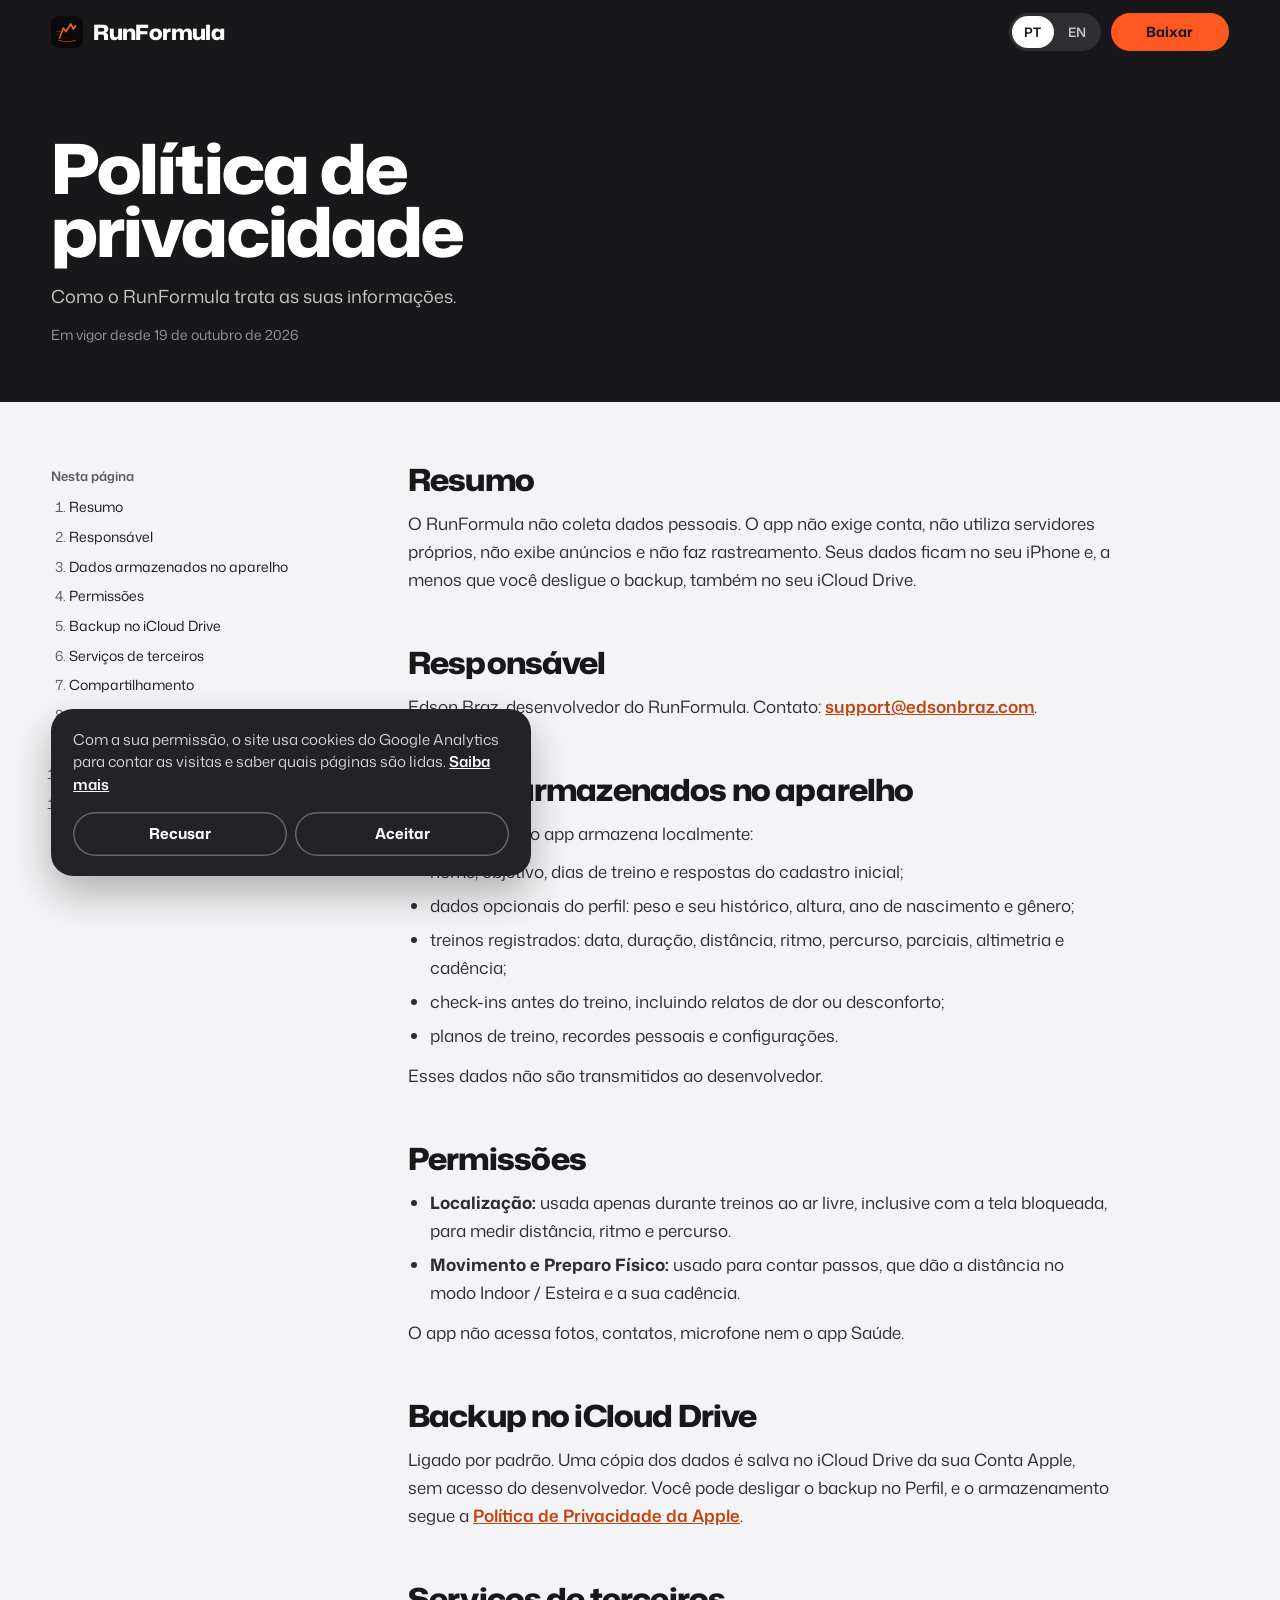
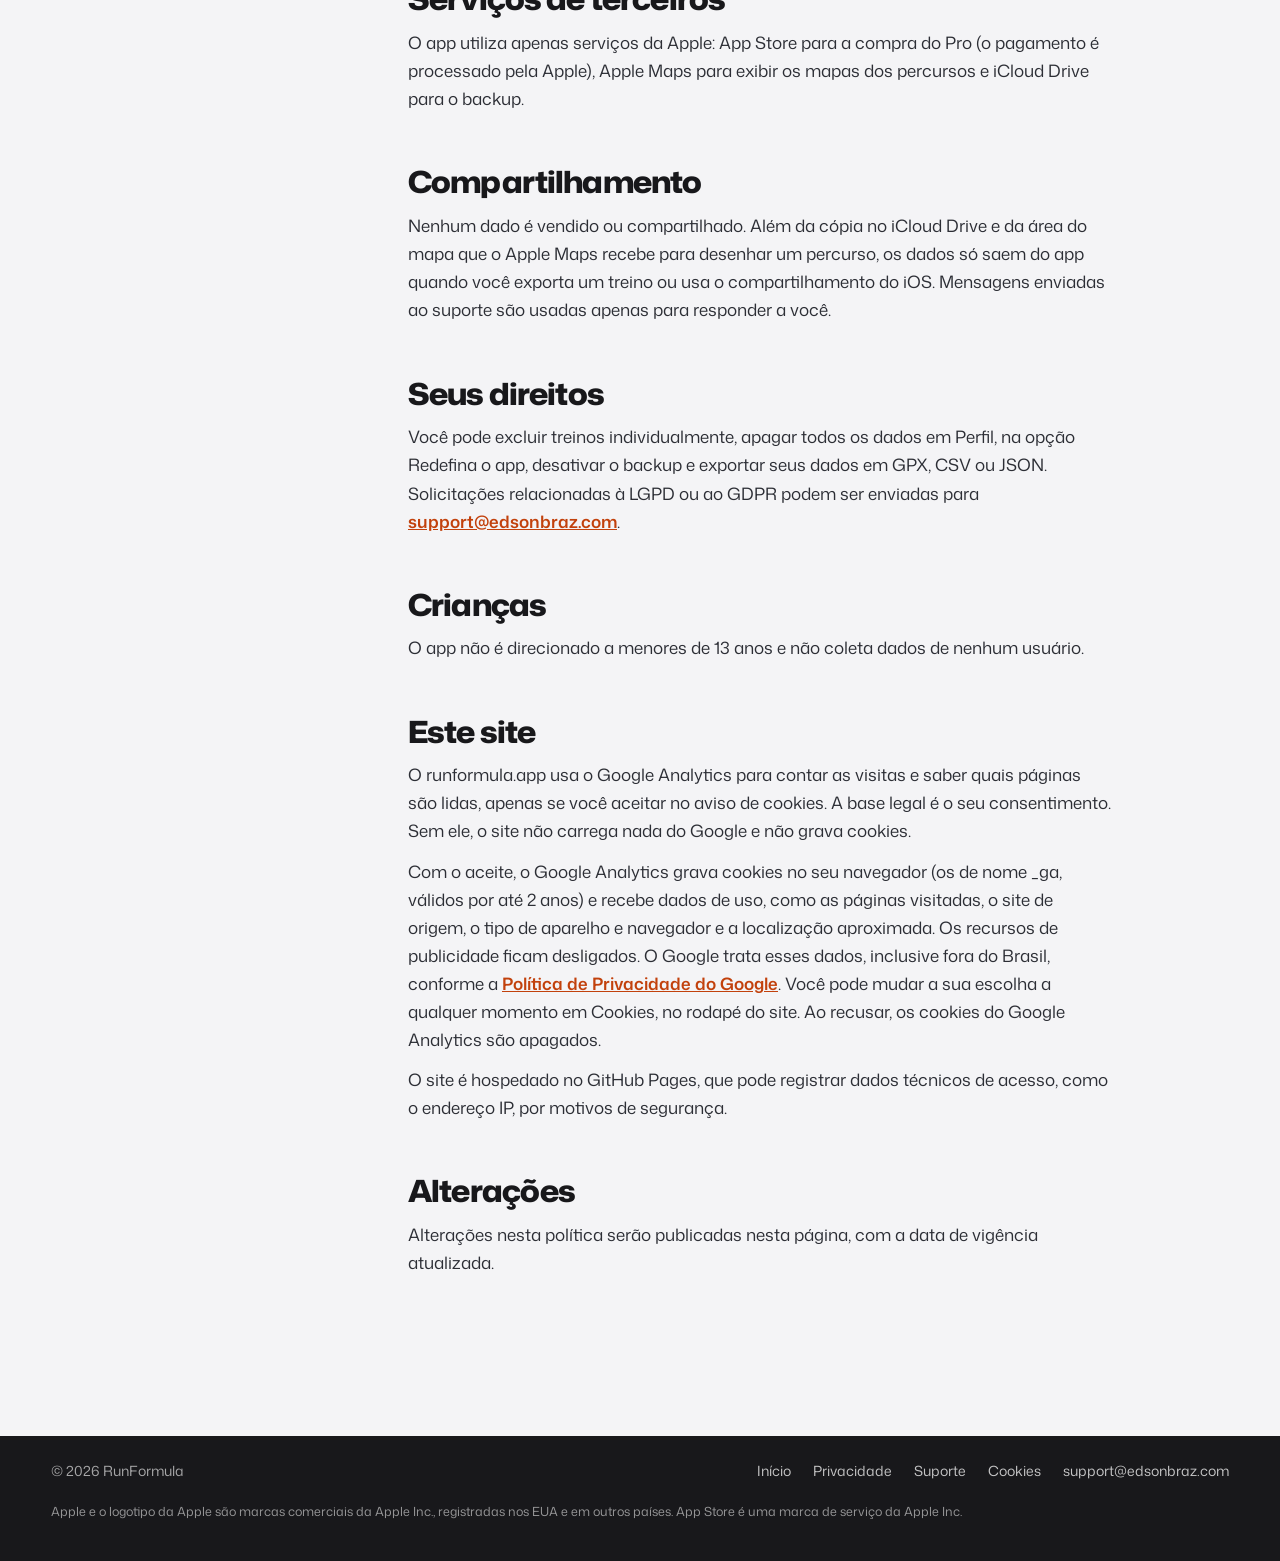
<file: privacy/index.html>
<!DOCTYPE html><html lang="pt-BR"><head><meta charset="utf-8"><meta name="viewport" content="width=device-width, initial-scale=1"><title>Política de privacidade — RunFormula</title><meta name="description" content="Como o RunFormula trata os seus dados: sem conta, sem servidor, sem anúncios e sem rastreamento. Seus treinos ficam no seu iPhone e no seu próprio iCloud Drive."><meta name="theme-color" content="#18181B"><link rel="canonical" href="https://runformula.app/privacy/"><link rel="alternate" hreflang="pt-BR" href="https://runformula.app/privacy/"><link rel="alternate" hreflang="en" href="https://runformula.app/en/privacy/"><link rel="alternate" hreflang="x-default" href="https://runformula.app/en/privacy/"><link rel="icon" type="image/png" href="/favicon.png"><link rel="apple-touch-icon" href="/apple-touch-icon.png"><link rel="preload" href="/assets/fonts/mona-sans-latin-standard-normal.woff2" as="font" type="font/woff2" crossorigin><meta property="og:type" content="website"><meta property="og:site_name" content="RunFormula"><meta property="og:locale" content="pt_BR"><meta property="og:title" content="Política de privacidade — RunFormula"><meta property="og:description" content="Como o RunFormula trata os seus dados: sem conta, sem servidor, sem anúncios e sem rastreamento. Seus treinos ficam no seu iPhone e no seu próprio iCloud Drive."><meta property="og:url" content="https://runformula.app/privacy/"><meta property="og:image" content="https://runformula.app/assets/img/og-pt.jpg"><meta property="og:image:width" content="1200"><meta property="og:image:height" content="630"><meta name="twitter:card" content="summary_large_image"><script>document.documentElement.classList.add("js")</script><link rel="stylesheet" href="/_astro/Base.C7pHTqdD.css"></head><body><a class="skip" href="#main">Pular para o conteúdo</a><header class="nav"><div class="wrap"><a class="brand" href="/"><img src="/assets/img/icon-64.png" alt="" width="32" height="32"><span>RunFormula</span></a><div class="nav-end"><div class="lang" role="group" aria-label="Idioma"><a href="/privacy/" hreflang="pt-BR" lang="pt-BR" aria-current="true">PT</a><a href="/en/privacy/" hreflang="en" lang="en">EN</a></div><a class="nav-dl" href="https://apps.apple.com/app/id6756859442">Baixar</a></div></div></header><main id="main"><section class="dark doc-hero" aria-labelledby="h1"><div class="wrap"><h1 id="h1">Política de<br>privacidade</h1><p>Como o RunFormula trata as suas informações.</p><p class="date">Em vigor desde 19 de outubro de 2026</p></div></section><div class="doc"><div class="wrap"><nav class="toc" aria-label="Nesta página"><b>Nesta página</b><ol><li><a href="#resumo">Resumo</a></li><li><a href="#responsavel">Responsável</a></li><li><a href="#dados">Dados armazenados no aparelho</a></li><li><a href="#permissoes">Permissões</a></li><li><a href="#icloud">Backup no iCloud Drive</a></li><li><a href="#terceiros">Serviços de terceiros</a></li><li><a href="#compartilhamento">Compartilhamento</a></li><li><a href="#direitos">Seus direitos</a></li><li><a href="#criancas">Crianças</a></li><li><a href="#site">Este site</a></li><li><a href="#alteracoes">Alterações</a></li></ol></nav><article class="prose"><section id="resumo" aria-labelledby="resumo-h"><h2 id="resumo-h">Resumo</h2><p>O RunFormula não coleta dados pessoais. O app não exige conta, não utiliza servidores próprios, não exibe anúncios e não faz rastreamento. Seus dados ficam no seu iPhone e, a menos que você desligue o backup, também no seu iCloud Drive.</p></section><section id="responsavel" aria-labelledby="responsavel-h"><h2 id="responsavel-h">Responsável</h2><p>Edson Braz, desenvolvedor do RunFormula. Contato: <a href="mailto:support@edsonbraz.com">support@edsonbraz.com</a>.</p></section><section id="dados" aria-labelledby="dados-h"><h2 id="dados-h">Dados armazenados no aparelho</h2><p>Para funcionar, o app armazena localmente:</p><ul><li>nome, objetivo, dias de treino e respostas do cadastro inicial;</li><li>dados opcionais do perfil: peso e seu histórico, altura, ano de nascimento e gênero;</li><li>treinos registrados: data, duração, distância, ritmo, percurso, parciais, altimetria e cadência;</li><li>check-ins antes do treino, incluindo relatos de dor ou desconforto;</li><li>planos de treino, recordes pessoais e configurações.</li></ul><p>Esses dados não são transmitidos ao desenvolvedor.</p></section><section id="permissoes" aria-labelledby="permissoes-h"><h2 id="permissoes-h">Permissões</h2><ul><li><b>Localização:</b> usada apenas durante treinos ao ar livre, inclusive com a tela bloqueada, para medir distância, ritmo e percurso.</li><li><b>Movimento e Preparo Físico:</b> usado para contar passos, que dão a distância no modo Indoor / Esteira e a sua cadência.</li></ul><p>O app não acessa fotos, contatos, microfone nem o app Saúde.</p></section><section id="icloud" aria-labelledby="icloud-h"><h2 id="icloud-h">Backup no iCloud Drive</h2><p>Ligado por padrão. Uma cópia dos dados é salva no iCloud Drive da sua Conta Apple, sem acesso do desenvolvedor. Você pode desligar o backup no Perfil, e o armazenamento segue a <a href="https://www.apple.com/br/legal/privacy/" rel="noopener">Política de Privacidade da Apple</a>.</p></section><section id="terceiros" aria-labelledby="terceiros-h"><h2 id="terceiros-h">Serviços de terceiros</h2><p>O app utiliza apenas serviços da Apple: App Store para a compra do Pro (o pagamento é processado pela Apple), Apple Maps para exibir os mapas dos percursos e iCloud Drive para o backup.</p></section><section id="compartilhamento" aria-labelledby="compartilhamento-h"><h2 id="compartilhamento-h">Compartilhamento</h2><p>Nenhum dado é vendido ou compartilhado. Além da cópia no iCloud Drive e da área do mapa que o Apple Maps recebe para desenhar um percurso, os dados só saem do app quando você exporta um treino ou usa o compartilhamento do iOS. Mensagens enviadas ao suporte são usadas apenas para responder a você.</p></section><section id="direitos" aria-labelledby="direitos-h"><h2 id="direitos-h">Seus direitos</h2><p>Você pode excluir treinos individualmente, apagar todos os dados em Perfil, na opção Redefina o app, desativar o backup e exportar seus dados em GPX, CSV ou JSON. Solicitações relacionadas à LGPD ou ao GDPR podem ser enviadas para <a href="mailto:support@edsonbraz.com">support@edsonbraz.com</a>.</p></section><section id="criancas" aria-labelledby="criancas-h"><h2 id="criancas-h">Crianças</h2><p>O app não é direcionado a menores de 13 anos e não coleta dados de nenhum usuário.</p></section><section id="site" aria-labelledby="site-h"><h2 id="site-h">Este site</h2><p>O runformula.app usa o Google Analytics para contar as visitas e saber quais páginas são lidas, apenas se você aceitar no aviso de cookies. A base legal é o seu consentimento. Sem ele, o site não carrega nada do Google e não grava cookies.</p><p>Com o aceite, o Google Analytics grava cookies no seu navegador (os de nome _ga, válidos por até 2 anos) e recebe dados de uso, como as páginas visitadas, o site de origem, o tipo de aparelho e navegador e a localização aproximada. Os recursos de publicidade ficam desligados. O Google trata esses dados, inclusive fora do Brasil, conforme a <a href="https://policies.google.com/privacy?hl=pt-BR" rel="noopener">Política de Privacidade do Google</a>. Você pode mudar a sua escolha a qualquer momento em Cookies, no rodapé do site. Ao recusar, os cookies do Google Analytics são apagados.</p><p>O site é hospedado no GitHub Pages, que pode registrar dados técnicos de acesso, como o endereço IP, por motivos de segurança.</p></section><section id="alteracoes" aria-labelledby="alteracoes-h"><h2 id="alteracoes-h">Alterações</h2><p>Alterações nesta política serão publicadas nesta página, com a data de vigência atualizada.</p></section></article></div></div></main><footer class="dark"><div class="wrap foot"><span>© 2026 RunFormula</span><nav aria-label="Rodapé"><a href="/">Início</a><a href="/privacy/">Privacidade</a><a href="/support/">Suporte</a><button type="button" data-consent-open>Cookies</button><a href="mailto:support@edsonbraz.com">support@edsonbraz.com</a></nav><p class="trademark">Apple e o logotipo da Apple são marcas comerciais da Apple Inc., registradas nos EUA e em outros países. App Store é uma marca de serviço da Apple Inc.</p></div></footer><section class="consent" id="consent" aria-label="Cookies" data-ga="G-RV771B2KZP" hidden><p>Com a sua permissão, o site usa cookies do Google Analytics para contar as visitas e saber quais páginas são lidas. <a href="/privacy/#site">Saiba mais</a></p><div class="consent-btns"><button type="button" class="btn btn-line" data-consent="denied">Recusar</button><button type="button" class="btn btn-line" data-consent="granted">Aceitar</button></div></section><script type="module">var e=`rf-consent`,t=document.getElementById(`consent`),n=t?t.dataset.ga:``,r=!1;window.dataLayer=window.dataLayer||[];function i(){window.dataLayer.push(arguments)}function a(){try{return localStorage.getItem(e)}catch{return null}}function o(t){try{localStorage.setItem(e,t)}catch{}}function s(){let e=location.hostname.split(`.`),t=[``];for(let n=0;n<e.length-1;n++)t.push(`;domain=`+e.slice(n).join(`.`));document.cookie.split(`;`).map(e=>e.split(`=`)[0].trim()).filter(e=>e.startsWith(`_ga`)).forEach(e=>t.forEach(t=>{document.cookie=e+`=;max-age=0;path=/`+t}))}function c(e){if(!n)return;let t=e===`granted`;if(window[`ga-disable-`+n]=!t,r&&i(`consent`,`update`,{analytics_storage:t?`granted`:`denied`}),!t){s();return}if(r)return;r=!0,i(`consent`,`default`,{analytics_storage:`granted`,ad_storage:`denied`,ad_user_data:`denied`,ad_personalization:`denied`}),i(`js`,new Date),i(`config`,n);let a=document.createElement(`script`);a.async=!0,a.src=`https://www.googletagmanager.com/gtag/js?id=`+n,document.head.append(a)}if(t){let e=null,n=a();n?c(n):t.hidden=!1,t.querySelectorAll(`[data-consent]`).forEach(n=>n.addEventListener(`click`,()=>{o(n.dataset.consent),t.hidden=!0,c(n.dataset.consent),e&&=(e.focus(),null)})),document.querySelectorAll(`[data-consent-open]`).forEach(n=>n.addEventListener(`click`,()=>{e=n,t.hidden=!1,t.querySelector(`button`).focus()}))}</script><script type="module" src="/_astro/Base.astro_astro_type_script_index_0_lang.B0h5eUXy.js"></script></body></html>
</file>
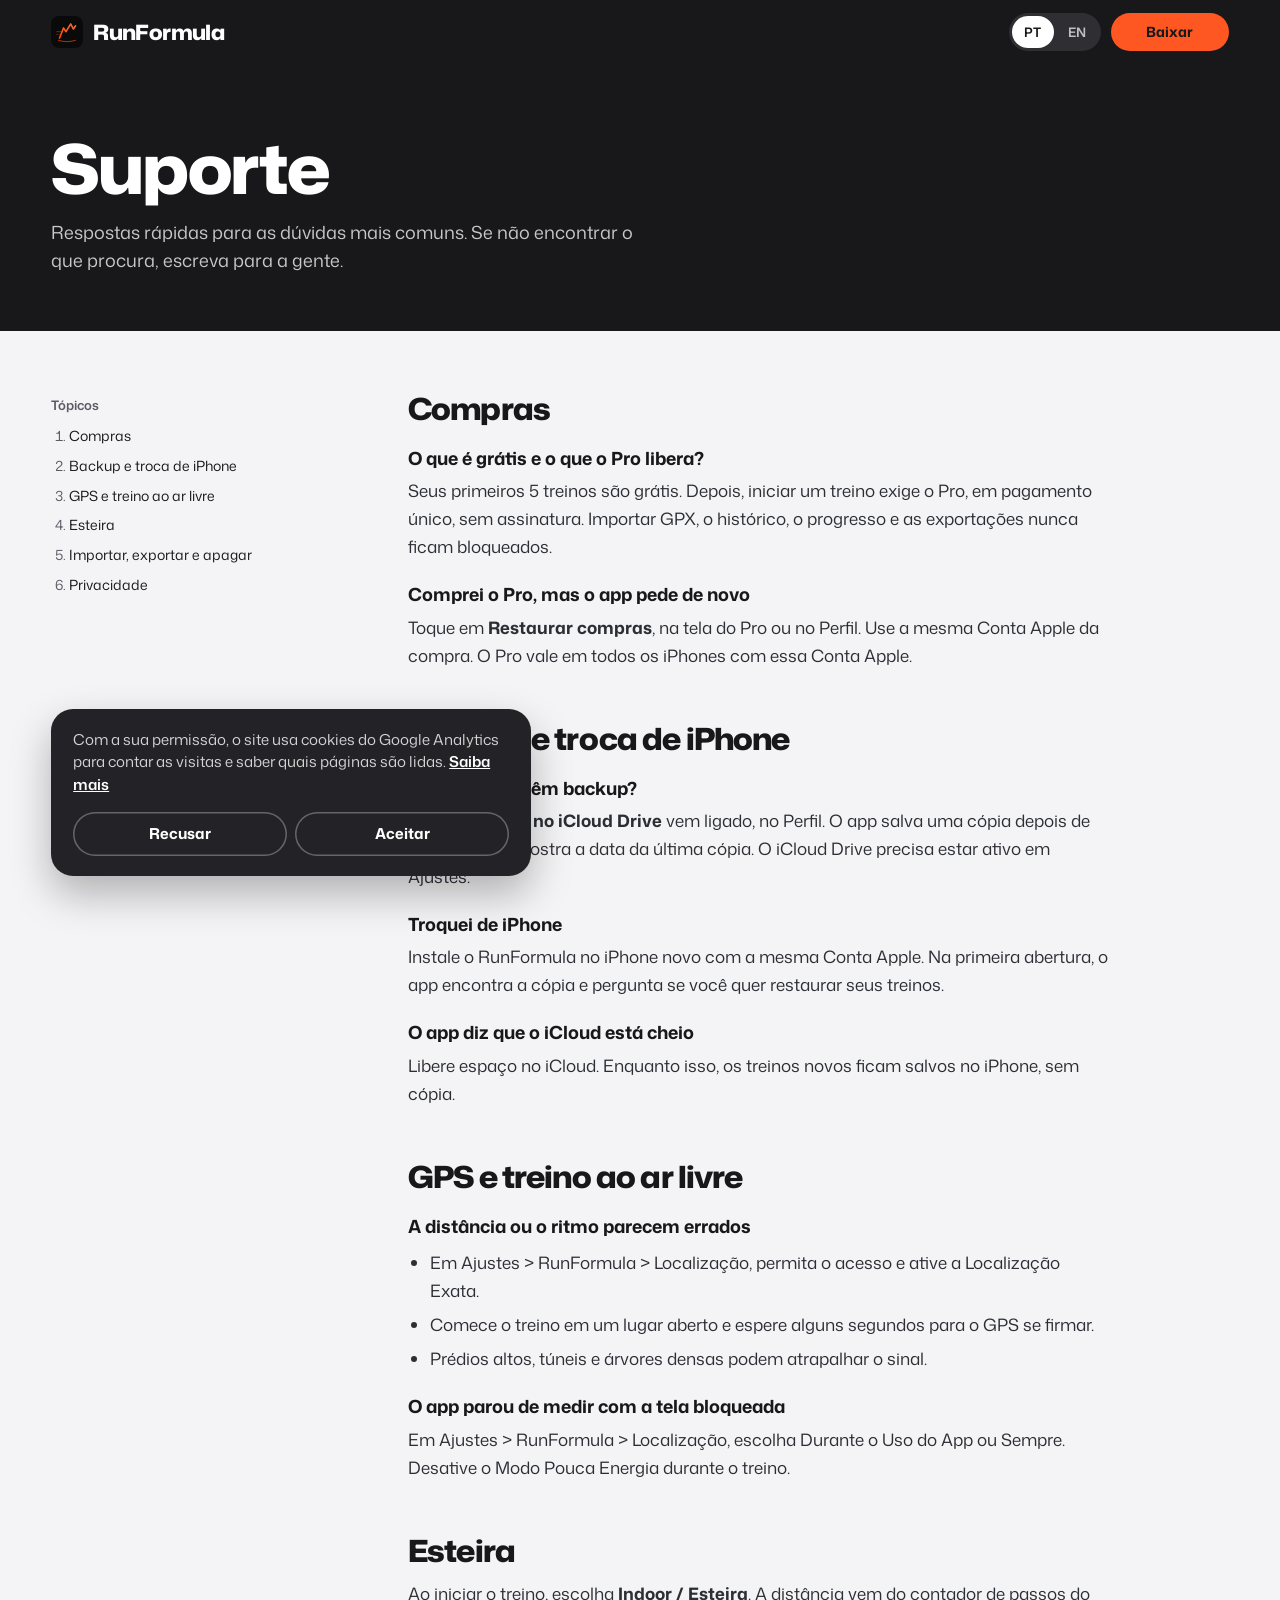
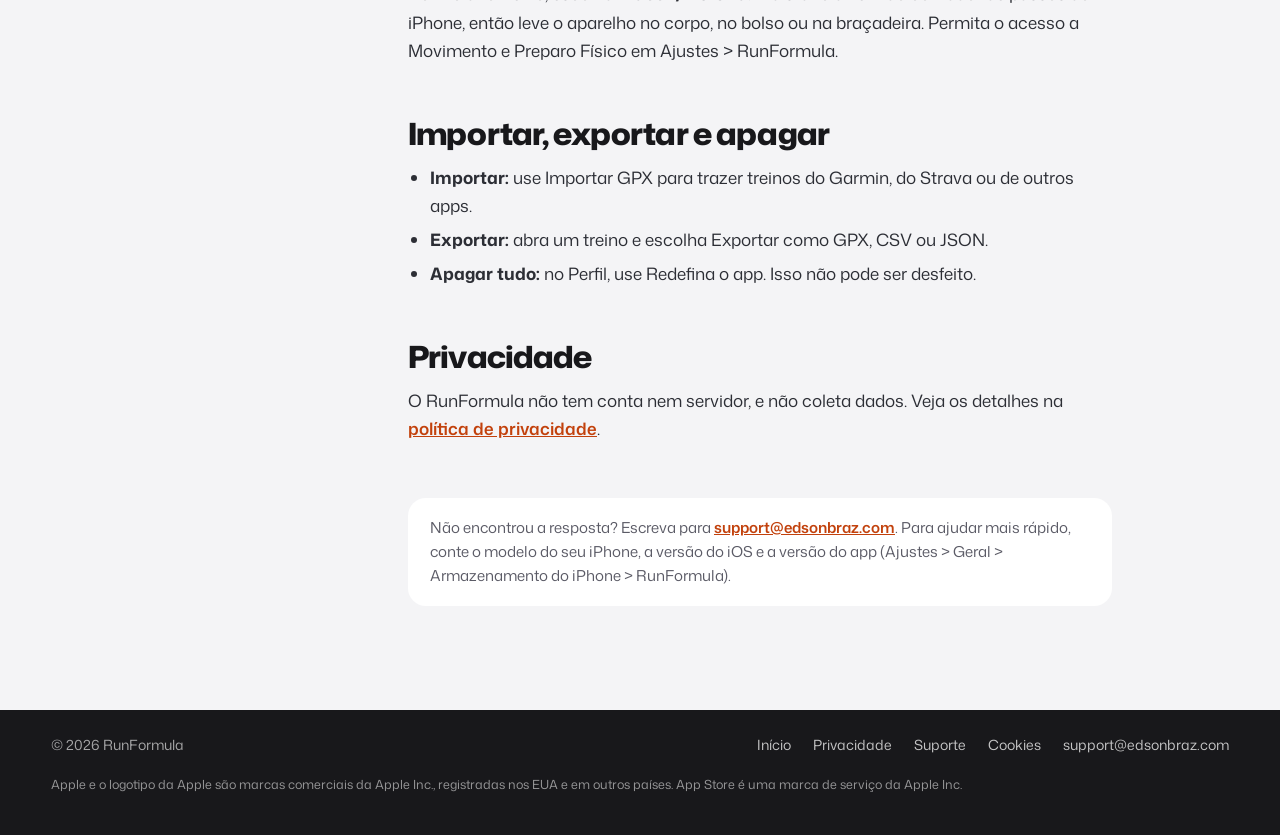
<file: support/index.html>
<!DOCTYPE html><html lang="pt-BR"><head><meta charset="utf-8"><meta name="viewport" content="width=device-width, initial-scale=1"><title>Suporte — RunFormula</title><meta name="description" content="Ajuda com o RunFormula: o que é grátis, restaurar compras, backup no iCloud, GPS, modo esteira, exportar treinos e contato com o suporte."><meta name="theme-color" content="#18181B"><link rel="canonical" href="https://runformula.app/support/"><link rel="alternate" hreflang="pt-BR" href="https://runformula.app/support/"><link rel="alternate" hreflang="en" href="https://runformula.app/en/support/"><link rel="alternate" hreflang="x-default" href="https://runformula.app/en/support/"><link rel="icon" type="image/png" href="/favicon.png"><link rel="apple-touch-icon" href="/apple-touch-icon.png"><link rel="preload" href="/assets/fonts/mona-sans-latin-standard-normal.woff2" as="font" type="font/woff2" crossorigin><meta property="og:type" content="website"><meta property="og:site_name" content="RunFormula"><meta property="og:locale" content="pt_BR"><meta property="og:title" content="Suporte — RunFormula"><meta property="og:description" content="Ajuda com o RunFormula: o que é grátis, restaurar compras, backup no iCloud, GPS, modo esteira, exportar treinos e contato com o suporte."><meta property="og:url" content="https://runformula.app/support/"><meta property="og:image" content="https://runformula.app/assets/img/og-pt.jpg"><meta property="og:image:width" content="1200"><meta property="og:image:height" content="630"><meta name="twitter:card" content="summary_large_image"><script>document.documentElement.classList.add("js")</script><link rel="stylesheet" href="/_astro/Base.C7pHTqdD.css"></head><body><a class="skip" href="#main">Pular para o conteúdo</a><header class="nav"><div class="wrap"><a class="brand" href="/"><img src="/assets/img/icon-64.png" alt="" width="32" height="32"><span>RunFormula</span></a><div class="nav-end"><div class="lang" role="group" aria-label="Idioma"><a href="/support/" hreflang="pt-BR" lang="pt-BR" aria-current="true">PT</a><a href="/en/support/" hreflang="en" lang="en">EN</a></div><a class="nav-dl" href="https://apps.apple.com/app/id6756859442">Baixar</a></div></div></header><main id="main"><section class="dark doc-hero" aria-labelledby="h1"><div class="wrap"><h1 id="h1">Suporte</h1><p>Respostas rápidas para as dúvidas mais comuns. Se não encontrar o que procura, escreva para a gente.</p></div></section><div class="doc"><div class="wrap"><nav class="toc" aria-label="Tópicos"><b>Tópicos</b><ol><li><a href="#compras">Compras</a></li><li><a href="#backup">Backup e troca de iPhone</a></li><li><a href="#gps">GPS e treino ao ar livre</a></li><li><a href="#esteira">Esteira</a></li><li><a href="#dados">Importar, exportar e apagar</a></li><li><a href="#privacidade">Privacidade</a></li></ol></nav><article class="prose"><section id="compras" aria-labelledby="compras-h"><h2 id="compras-h">Compras</h2><h3>O que é grátis e o que o Pro libera?</h3><p>Seus primeiros 5 treinos são grátis. Depois, iniciar um treino exige o Pro, em pagamento único, sem assinatura. Importar GPX, o histórico, o progresso e as exportações nunca ficam bloqueados.</p><h3>Comprei o Pro, mas o app pede de novo</h3><p>Toque em <b>Restaurar compras</b>, na tela do Pro ou no Perfil. Use a mesma Conta Apple da compra. O Pro vale em todos os iPhones com essa Conta Apple.</p></section><section id="backup" aria-labelledby="backup-h"><h2 id="backup-h">Backup e troca de iPhone</h2><h3>Meus treinos têm backup?</h3><p>Sim. O <b>Backup no iCloud Drive</b> vem ligado, no Perfil. O app salva uma cópia depois de cada treino e mostra a data da última cópia. O iCloud Drive precisa estar ativo em Ajustes.</p><h3>Troquei de iPhone</h3><p>Instale o RunFormula no iPhone novo com a mesma Conta Apple. Na primeira abertura, o app encontra a cópia e pergunta se você quer restaurar seus treinos.</p><h3>O app diz que o iCloud está cheio</h3><p>Libere espaço no iCloud. Enquanto isso, os treinos novos ficam salvos no iPhone, sem cópia.</p></section><section id="gps" aria-labelledby="gps-h"><h2 id="gps-h">GPS e treino ao ar livre</h2><h3>A distância ou o ritmo parecem errados</h3><ul><li>Em Ajustes > RunFormula > Localização, permita o acesso e ative a Localização Exata.</li><li>Comece o treino em um lugar aberto e espere alguns segundos para o GPS se firmar.</li><li>Prédios altos, túneis e árvores densas podem atrapalhar o sinal.</li></ul><h3>O app parou de medir com a tela bloqueada</h3><p>Em Ajustes > RunFormula > Localização, escolha Durante o Uso do App ou Sempre. Desative o Modo Pouca Energia durante o treino.</p></section><section id="esteira" aria-labelledby="esteira-h"><h2 id="esteira-h">Esteira</h2><p>Ao iniciar o treino, escolha <b>Indoor / Esteira</b>. A distância vem do contador de passos do iPhone, então leve o aparelho no corpo, no bolso ou na braçadeira. Permita o acesso a Movimento e Preparo Físico em Ajustes > RunFormula.</p></section><section id="dados" aria-labelledby="dados-h"><h2 id="dados-h">Importar, exportar e apagar</h2><ul><li><b>Importar:</b> use Importar GPX para trazer treinos do Garmin, do Strava ou de outros apps.</li><li><b>Exportar:</b> abra um treino e escolha Exportar como GPX, CSV ou JSON.</li><li><b>Apagar tudo:</b> no Perfil, use Redefina o app. Isso não pode ser desfeito.</li></ul></section><section id="privacidade" aria-labelledby="privacidade-h"><h2 id="privacidade-h">Privacidade</h2><p>O RunFormula não tem conta nem servidor, e não coleta dados. Veja os detalhes na <a href="/privacy/">política de privacidade</a>.</p></section><p class="doc-note">Não encontrou a resposta? Escreva para <a href="mailto:support@edsonbraz.com?subject=Suporte%20RunFormula">support@edsonbraz.com</a>. Para ajudar mais rápido, conte o modelo do seu iPhone, a versão do iOS e a versão do app (Ajustes &gt; Geral &gt; Armazenamento do iPhone &gt; RunFormula).</p></article></div></div></main><footer class="dark"><div class="wrap foot"><span>© 2026 RunFormula</span><nav aria-label="Rodapé"><a href="/">Início</a><a href="/privacy/">Privacidade</a><a href="/support/">Suporte</a><button type="button" data-consent-open>Cookies</button><a href="mailto:support@edsonbraz.com">support@edsonbraz.com</a></nav><p class="trademark">Apple e o logotipo da Apple são marcas comerciais da Apple Inc., registradas nos EUA e em outros países. App Store é uma marca de serviço da Apple Inc.</p></div></footer><section class="consent" id="consent" aria-label="Cookies" data-ga="G-RV771B2KZP" hidden><p>Com a sua permissão, o site usa cookies do Google Analytics para contar as visitas e saber quais páginas são lidas. <a href="/privacy/#site">Saiba mais</a></p><div class="consent-btns"><button type="button" class="btn btn-line" data-consent="denied">Recusar</button><button type="button" class="btn btn-line" data-consent="granted">Aceitar</button></div></section><script type="module">var e=`rf-consent`,t=document.getElementById(`consent`),n=t?t.dataset.ga:``,r=!1;window.dataLayer=window.dataLayer||[];function i(){window.dataLayer.push(arguments)}function a(){try{return localStorage.getItem(e)}catch{return null}}function o(t){try{localStorage.setItem(e,t)}catch{}}function s(){let e=location.hostname.split(`.`),t=[``];for(let n=0;n<e.length-1;n++)t.push(`;domain=`+e.slice(n).join(`.`));document.cookie.split(`;`).map(e=>e.split(`=`)[0].trim()).filter(e=>e.startsWith(`_ga`)).forEach(e=>t.forEach(t=>{document.cookie=e+`=;max-age=0;path=/`+t}))}function c(e){if(!n)return;let t=e===`granted`;if(window[`ga-disable-`+n]=!t,r&&i(`consent`,`update`,{analytics_storage:t?`granted`:`denied`}),!t){s();return}if(r)return;r=!0,i(`consent`,`default`,{analytics_storage:`granted`,ad_storage:`denied`,ad_user_data:`denied`,ad_personalization:`denied`}),i(`js`,new Date),i(`config`,n);let a=document.createElement(`script`);a.async=!0,a.src=`https://www.googletagmanager.com/gtag/js?id=`+n,document.head.append(a)}if(t){let e=null,n=a();n?c(n):t.hidden=!1,t.querySelectorAll(`[data-consent]`).forEach(n=>n.addEventListener(`click`,()=>{o(n.dataset.consent),t.hidden=!0,c(n.dataset.consent),e&&=(e.focus(),null)})),document.querySelectorAll(`[data-consent-open]`).forEach(n=>n.addEventListener(`click`,()=>{e=n,t.hidden=!1,t.querySelector(`button`).focus()}))}</script><script type="module" src="/_astro/Base.astro_astro_type_script_index_0_lang.B0h5eUXy.js"></script></body></html>
</file>
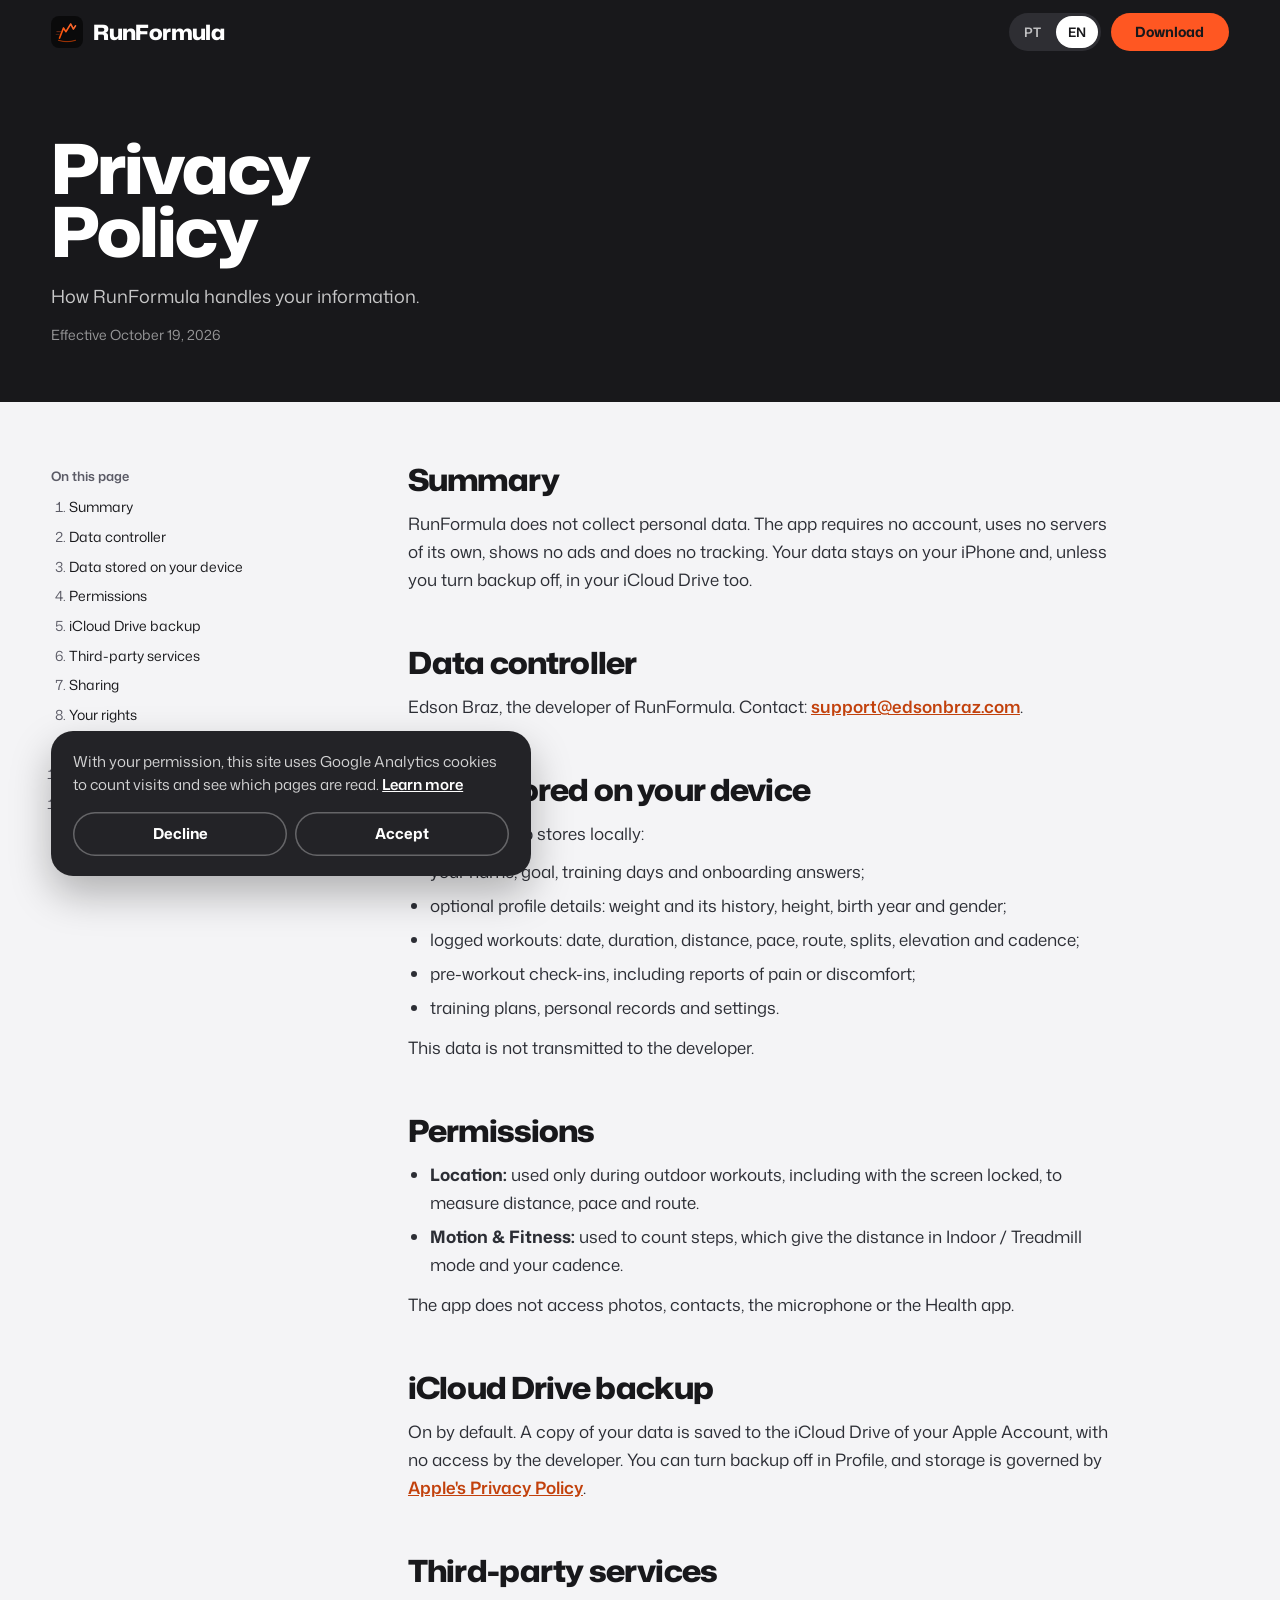
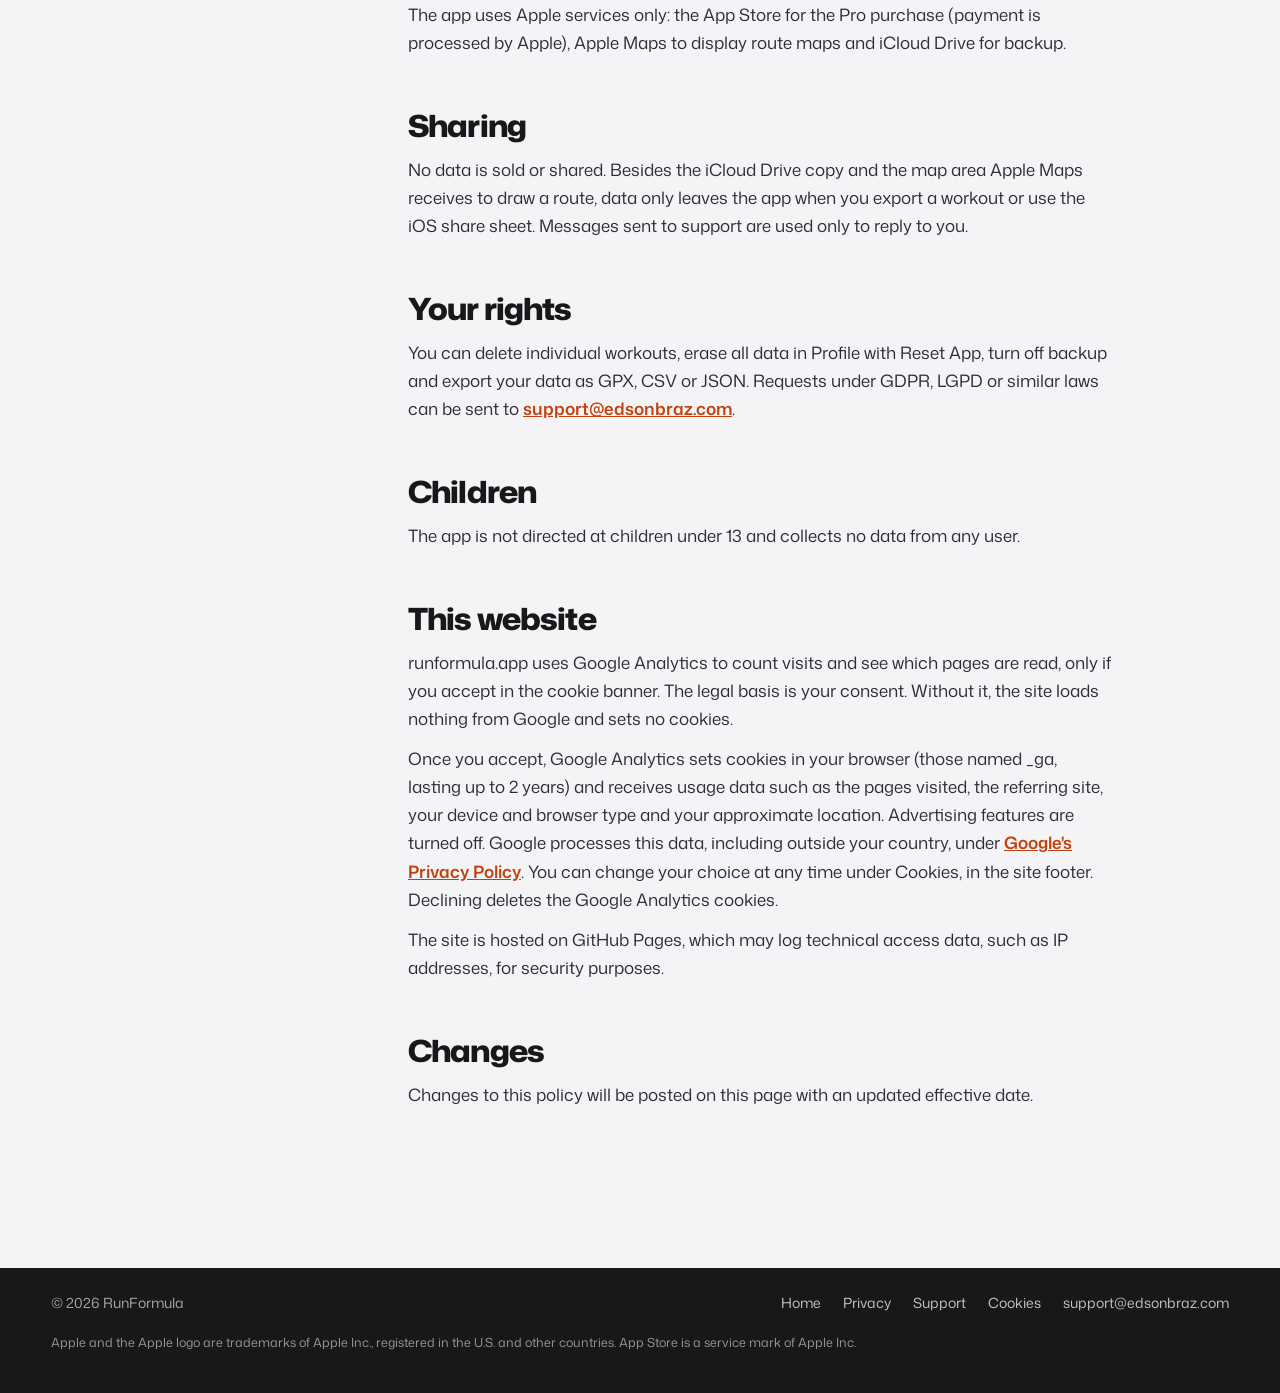
<file: en/privacy/index.html>
<!DOCTYPE html><html lang="en"><head><meta charset="utf-8"><meta name="viewport" content="width=device-width, initial-scale=1"><title>Privacy Policy — RunFormula</title><meta name="description" content="How RunFormula handles your data: no account, no server, no ads and no tracking. Your workouts stay on your iPhone and in your own iCloud Drive."><meta name="theme-color" content="#18181B"><link rel="canonical" href="https://runformula.app/en/privacy/"><link rel="alternate" hreflang="pt-BR" href="https://runformula.app/privacy/"><link rel="alternate" hreflang="en" href="https://runformula.app/en/privacy/"><link rel="alternate" hreflang="x-default" href="https://runformula.app/en/privacy/"><link rel="icon" type="image/png" href="/favicon.png"><link rel="apple-touch-icon" href="/apple-touch-icon.png"><link rel="preload" href="/assets/fonts/mona-sans-latin-standard-normal.woff2" as="font" type="font/woff2" crossorigin><meta property="og:type" content="website"><meta property="og:site_name" content="RunFormula"><meta property="og:locale" content="en_US"><meta property="og:title" content="Privacy Policy — RunFormula"><meta property="og:description" content="How RunFormula handles your data: no account, no server, no ads and no tracking. Your workouts stay on your iPhone and in your own iCloud Drive."><meta property="og:url" content="https://runformula.app/en/privacy/"><meta property="og:image" content="https://runformula.app/assets/img/og-en.jpg"><meta property="og:image:width" content="1200"><meta property="og:image:height" content="630"><meta name="twitter:card" content="summary_large_image"><script>document.documentElement.classList.add("js")</script><link rel="stylesheet" href="/_astro/Base.C7pHTqdD.css"></head><body><a class="skip" href="#main">Skip to content</a><header class="nav"><div class="wrap"><a class="brand" href="/en/"><img src="/assets/img/icon-64.png" alt="" width="32" height="32"><span>RunFormula</span></a><div class="nav-end"><div class="lang" role="group" aria-label="Language"><a href="/privacy/" hreflang="pt-BR" lang="pt-BR">PT</a><a href="/en/privacy/" hreflang="en" lang="en" aria-current="true">EN</a></div><a class="nav-dl" href="https://apps.apple.com/app/id6756859442">Download</a></div></div></header><main id="main"><section class="dark doc-hero" aria-labelledby="h1"><div class="wrap"><h1 id="h1">Privacy<br>Policy</h1><p>How RunFormula handles your information.</p><p class="date">Effective October 19, 2026</p></div></section><div class="doc"><div class="wrap"><nav class="toc" aria-label="On this page"><b>On this page</b><ol><li><a href="#summary">Summary</a></li><li><a href="#controller">Data controller</a></li><li><a href="#data">Data stored on your device</a></li><li><a href="#permissions">Permissions</a></li><li><a href="#icloud">iCloud Drive backup</a></li><li><a href="#third-parties">Third-party services</a></li><li><a href="#sharing">Sharing</a></li><li><a href="#rights">Your rights</a></li><li><a href="#children">Children</a></li><li><a href="#website">This website</a></li><li><a href="#changes">Changes</a></li></ol></nav><article class="prose"><section id="summary" aria-labelledby="summary-h"><h2 id="summary-h">Summary</h2><p>RunFormula does not collect personal data. The app requires no account, uses no servers of its own, shows no ads and does no tracking. Your data stays on your iPhone and, unless you turn backup off, in your iCloud Drive too.</p></section><section id="controller" aria-labelledby="controller-h"><h2 id="controller-h">Data controller</h2><p>Edson Braz, the developer of RunFormula. Contact: <a href="mailto:support@edsonbraz.com">support@edsonbraz.com</a>.</p></section><section id="data" aria-labelledby="data-h"><h2 id="data-h">Data stored on your device</h2><p>To work, the app stores locally:</p><ul><li>your name, goal, training days and onboarding answers;</li><li>optional profile details: weight and its history, height, birth year and gender;</li><li>logged workouts: date, duration, distance, pace, route, splits, elevation and cadence;</li><li>pre-workout check-ins, including reports of pain or discomfort;</li><li>training plans, personal records and settings.</li></ul><p>This data is not transmitted to the developer.</p></section><section id="permissions" aria-labelledby="permissions-h"><h2 id="permissions-h">Permissions</h2><ul><li><b>Location:</b> used only during outdoor workouts, including with the screen locked, to measure distance, pace and route.</li><li><b>Motion &amp; Fitness:</b> used to count steps, which give the distance in Indoor / Treadmill mode and your cadence.</li></ul><p>The app does not access photos, contacts, the microphone or the Health app.</p></section><section id="icloud" aria-labelledby="icloud-h"><h2 id="icloud-h">iCloud Drive backup</h2><p>On by default. A copy of your data is saved to the iCloud Drive of your Apple Account, with no access by the developer. You can turn backup off in Profile, and storage is governed by <a href="https://www.apple.com/legal/privacy/" rel="noopener">Apple's Privacy Policy</a>.</p></section><section id="third-parties" aria-labelledby="third-parties-h"><h2 id="third-parties-h">Third-party services</h2><p>The app uses Apple services only: the App Store for the Pro purchase (payment is processed by Apple), Apple Maps to display route maps and iCloud Drive for backup.</p></section><section id="sharing" aria-labelledby="sharing-h"><h2 id="sharing-h">Sharing</h2><p>No data is sold or shared. Besides the iCloud Drive copy and the map area Apple Maps receives to draw a route, data only leaves the app when you export a workout or use the iOS share sheet. Messages sent to support are used only to reply to you.</p></section><section id="rights" aria-labelledby="rights-h"><h2 id="rights-h">Your rights</h2><p>You can delete individual workouts, erase all data in Profile with Reset App, turn off backup and export your data as GPX, CSV or JSON. Requests under GDPR, LGPD or similar laws can be sent to <a href="mailto:support@edsonbraz.com">support@edsonbraz.com</a>.</p></section><section id="children" aria-labelledby="children-h"><h2 id="children-h">Children</h2><p>The app is not directed at children under 13 and collects no data from any user.</p></section><section id="website" aria-labelledby="website-h"><h2 id="website-h">This website</h2><p>runformula.app uses Google Analytics to count visits and see which pages are read, only if you accept in the cookie banner. The legal basis is your consent. Without it, the site loads nothing from Google and sets no cookies.</p><p>Once you accept, Google Analytics sets cookies in your browser (those named _ga, lasting up to 2 years) and receives usage data such as the pages visited, the referring site, your device and browser type and your approximate location. Advertising features are turned off. Google processes this data, including outside your country, under <a href="https://policies.google.com/privacy" rel="noopener">Google's Privacy Policy</a>. You can change your choice at any time under Cookies, in the site footer. Declining deletes the Google Analytics cookies.</p><p>The site is hosted on GitHub Pages, which may log technical access data, such as IP addresses, for security purposes.</p></section><section id="changes" aria-labelledby="changes-h"><h2 id="changes-h">Changes</h2><p>Changes to this policy will be posted on this page with an updated effective date.</p></section></article></div></div></main><footer class="dark"><div class="wrap foot"><span>© 2026 RunFormula</span><nav aria-label="Footer"><a href="/en/">Home</a><a href="/en/privacy/">Privacy</a><a href="/en/support/">Support</a><button type="button" data-consent-open>Cookies</button><a href="mailto:support@edsonbraz.com">support@edsonbraz.com</a></nav><p class="trademark">Apple and the Apple logo are trademarks of Apple Inc., registered in the U.S. and other countries. App Store is a service mark of Apple Inc.</p></div></footer><section class="consent" id="consent" aria-label="Cookies" data-ga="G-RV771B2KZP" hidden><p>With your permission, this site uses Google Analytics cookies to count visits and see which pages are read. <a href="/en/privacy/#website">Learn more</a></p><div class="consent-btns"><button type="button" class="btn btn-line" data-consent="denied">Decline</button><button type="button" class="btn btn-line" data-consent="granted">Accept</button></div></section><script type="module">var e=`rf-consent`,t=document.getElementById(`consent`),n=t?t.dataset.ga:``,r=!1;window.dataLayer=window.dataLayer||[];function i(){window.dataLayer.push(arguments)}function a(){try{return localStorage.getItem(e)}catch{return null}}function o(t){try{localStorage.setItem(e,t)}catch{}}function s(){let e=location.hostname.split(`.`),t=[``];for(let n=0;n<e.length-1;n++)t.push(`;domain=`+e.slice(n).join(`.`));document.cookie.split(`;`).map(e=>e.split(`=`)[0].trim()).filter(e=>e.startsWith(`_ga`)).forEach(e=>t.forEach(t=>{document.cookie=e+`=;max-age=0;path=/`+t}))}function c(e){if(!n)return;let t=e===`granted`;if(window[`ga-disable-`+n]=!t,r&&i(`consent`,`update`,{analytics_storage:t?`granted`:`denied`}),!t){s();return}if(r)return;r=!0,i(`consent`,`default`,{analytics_storage:`granted`,ad_storage:`denied`,ad_user_data:`denied`,ad_personalization:`denied`}),i(`js`,new Date),i(`config`,n);let a=document.createElement(`script`);a.async=!0,a.src=`https://www.googletagmanager.com/gtag/js?id=`+n,document.head.append(a)}if(t){let e=null,n=a();n?c(n):t.hidden=!1,t.querySelectorAll(`[data-consent]`).forEach(n=>n.addEventListener(`click`,()=>{o(n.dataset.consent),t.hidden=!0,c(n.dataset.consent),e&&=(e.focus(),null)})),document.querySelectorAll(`[data-consent-open]`).forEach(n=>n.addEventListener(`click`,()=>{e=n,t.hidden=!1,t.querySelector(`button`).focus()}))}</script><script type="module" src="/_astro/Base.astro_astro_type_script_index_0_lang.B0h5eUXy.js"></script></body></html>
</file>
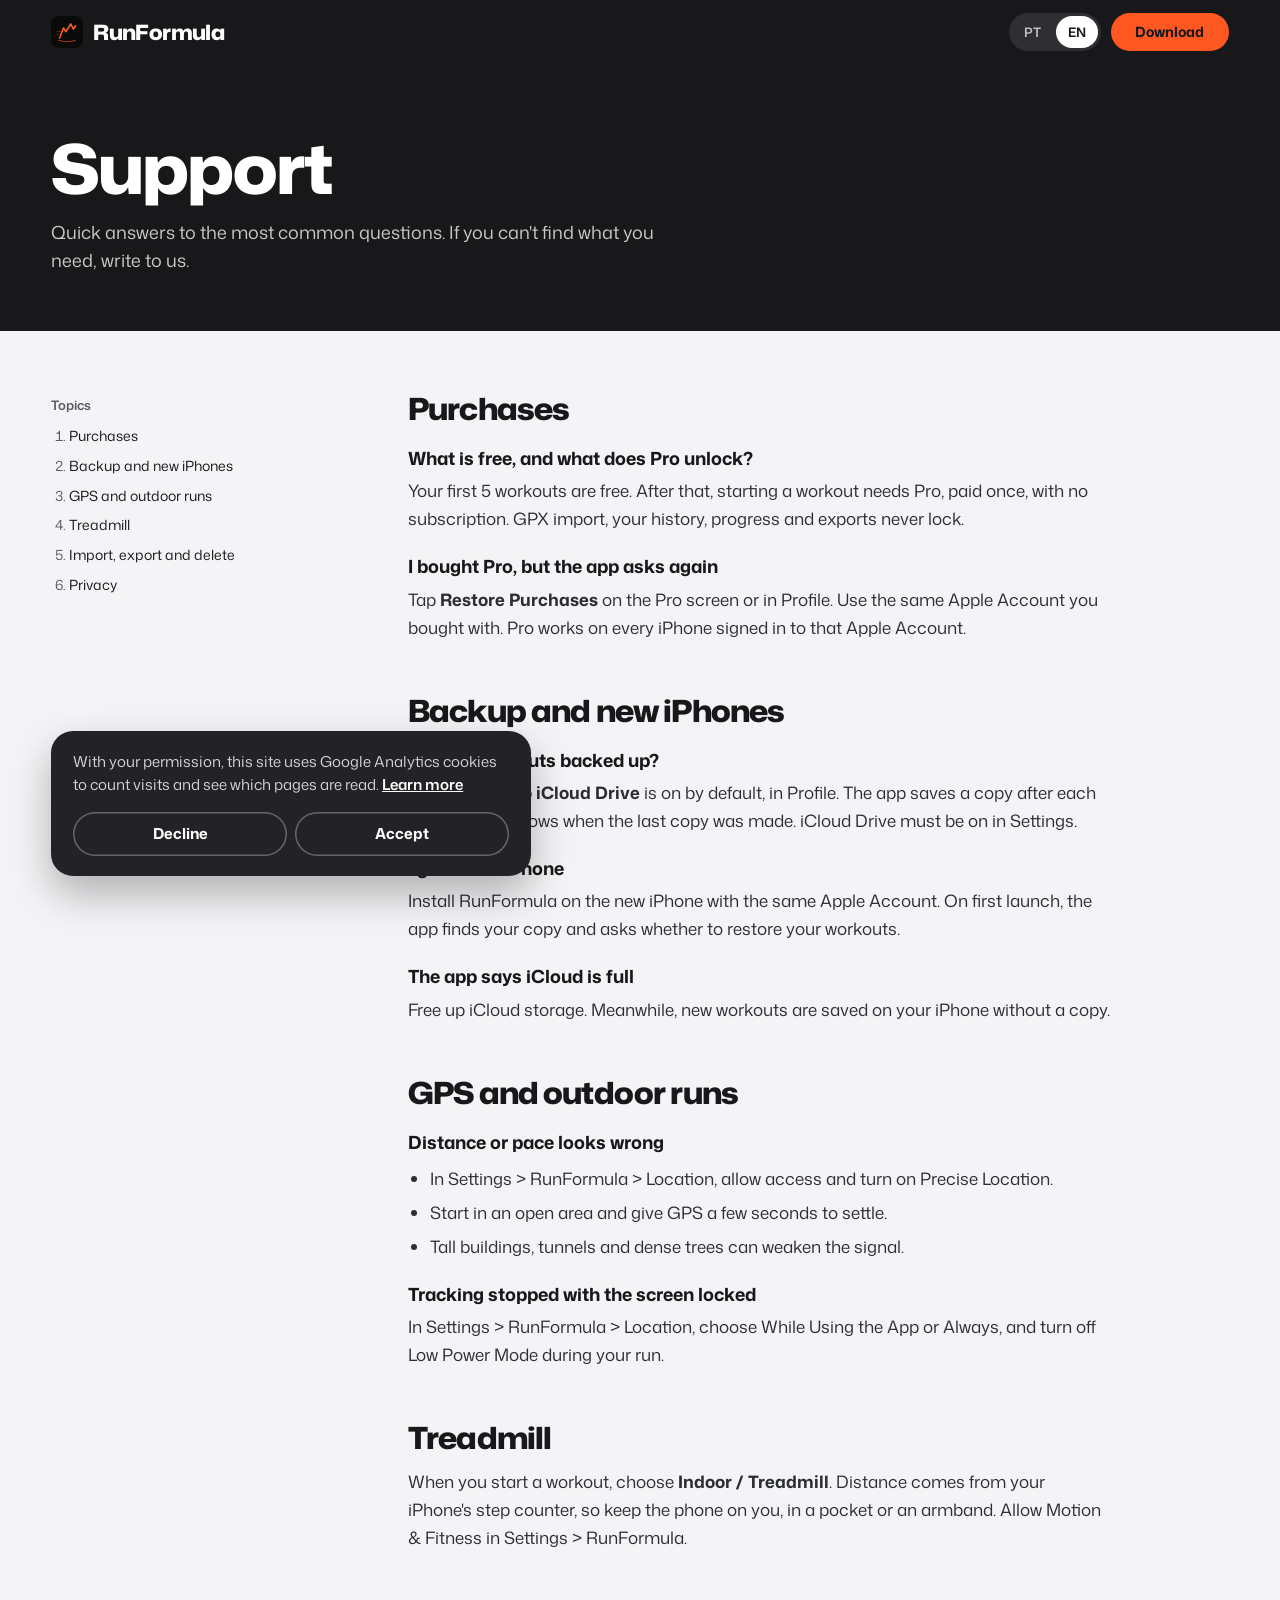
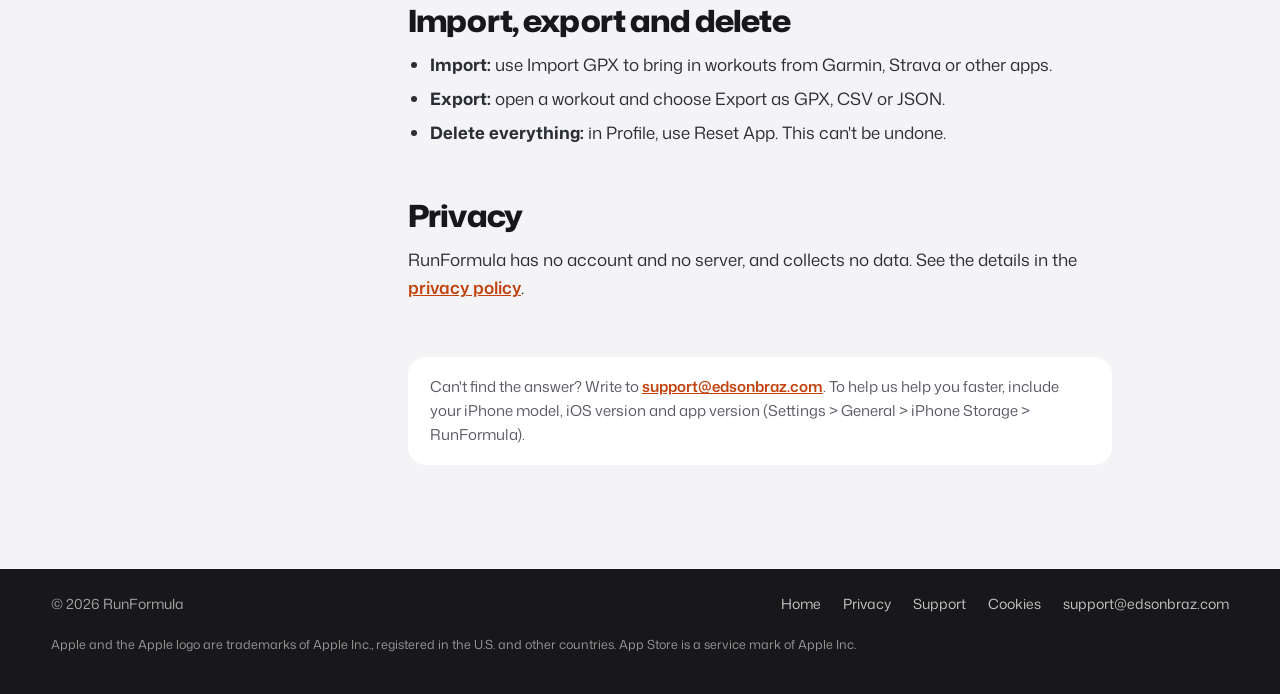
<file: en/support/index.html>
<!DOCTYPE html><html lang="en"><head><meta charset="utf-8"><meta name="viewport" content="width=device-width, initial-scale=1"><title>Support — RunFormula</title><meta name="description" content="Help with RunFormula: what's free, restoring purchases, iCloud backup, GPS, treadmill mode, exporting workouts and how to reach support."><meta name="theme-color" content="#18181B"><link rel="canonical" href="https://runformula.app/en/support/"><link rel="alternate" hreflang="pt-BR" href="https://runformula.app/support/"><link rel="alternate" hreflang="en" href="https://runformula.app/en/support/"><link rel="alternate" hreflang="x-default" href="https://runformula.app/en/support/"><link rel="icon" type="image/png" href="/favicon.png"><link rel="apple-touch-icon" href="/apple-touch-icon.png"><link rel="preload" href="/assets/fonts/mona-sans-latin-standard-normal.woff2" as="font" type="font/woff2" crossorigin><meta property="og:type" content="website"><meta property="og:site_name" content="RunFormula"><meta property="og:locale" content="en_US"><meta property="og:title" content="Support — RunFormula"><meta property="og:description" content="Help with RunFormula: what's free, restoring purchases, iCloud backup, GPS, treadmill mode, exporting workouts and how to reach support."><meta property="og:url" content="https://runformula.app/en/support/"><meta property="og:image" content="https://runformula.app/assets/img/og-en.jpg"><meta property="og:image:width" content="1200"><meta property="og:image:height" content="630"><meta name="twitter:card" content="summary_large_image"><script>document.documentElement.classList.add("js")</script><link rel="stylesheet" href="/_astro/Base.C7pHTqdD.css"></head><body><a class="skip" href="#main">Skip to content</a><header class="nav"><div class="wrap"><a class="brand" href="/en/"><img src="/assets/img/icon-64.png" alt="" width="32" height="32"><span>RunFormula</span></a><div class="nav-end"><div class="lang" role="group" aria-label="Language"><a href="/support/" hreflang="pt-BR" lang="pt-BR">PT</a><a href="/en/support/" hreflang="en" lang="en" aria-current="true">EN</a></div><a class="nav-dl" href="https://apps.apple.com/app/id6756859442">Download</a></div></div></header><main id="main"><section class="dark doc-hero" aria-labelledby="h1"><div class="wrap"><h1 id="h1">Support</h1><p>Quick answers to the most common questions. If you can&#39;t find what you need, write to us.</p></div></section><div class="doc"><div class="wrap"><nav class="toc" aria-label="Topics"><b>Topics</b><ol><li><a href="#purchases">Purchases</a></li><li><a href="#backup">Backup and new iPhones</a></li><li><a href="#gps">GPS and outdoor runs</a></li><li><a href="#treadmill">Treadmill</a></li><li><a href="#data">Import, export and delete</a></li><li><a href="#privacy">Privacy</a></li></ol></nav><article class="prose"><section id="purchases" aria-labelledby="purchases-h"><h2 id="purchases-h">Purchases</h2><h3>What is free, and what does Pro unlock?</h3><p>Your first 5 workouts are free. After that, starting a workout needs Pro, paid once, with no subscription. GPX import, your history, progress and exports never lock.</p><h3>I bought Pro, but the app asks again</h3><p>Tap <b>Restore Purchases</b> on the Pro screen or in Profile. Use the same Apple Account you bought with. Pro works on every iPhone signed in to that Apple Account.</p></section><section id="backup" aria-labelledby="backup-h"><h2 id="backup-h">Backup and new iPhones</h2><h3>Are my workouts backed up?</h3><p>Yes. <b>Back up to iCloud Drive</b> is on by default, in Profile. The app saves a copy after each workout and shows when the last copy was made. iCloud Drive must be on in Settings.</p><h3>I got a new iPhone</h3><p>Install RunFormula on the new iPhone with the same Apple Account. On first launch, the app finds your copy and asks whether to restore your workouts.</p><h3>The app says iCloud is full</h3><p>Free up iCloud storage. Meanwhile, new workouts are saved on your iPhone without a copy.</p></section><section id="gps" aria-labelledby="gps-h"><h2 id="gps-h">GPS and outdoor runs</h2><h3>Distance or pace looks wrong</h3><ul><li>In Settings > RunFormula > Location, allow access and turn on Precise Location.</li><li>Start in an open area and give GPS a few seconds to settle.</li><li>Tall buildings, tunnels and dense trees can weaken the signal.</li></ul><h3>Tracking stopped with the screen locked</h3><p>In Settings > RunFormula > Location, choose While Using the App or Always, and turn off Low Power Mode during your run.</p></section><section id="treadmill" aria-labelledby="treadmill-h"><h2 id="treadmill-h">Treadmill</h2><p>When you start a workout, choose <b>Indoor / Treadmill</b>. Distance comes from your iPhone's step counter, so keep the phone on you, in a pocket or an armband. Allow Motion &amp; Fitness in Settings > RunFormula.</p></section><section id="data" aria-labelledby="data-h"><h2 id="data-h">Import, export and delete</h2><ul><li><b>Import:</b> use Import GPX to bring in workouts from Garmin, Strava or other apps.</li><li><b>Export:</b> open a workout and choose Export as GPX, CSV or JSON.</li><li><b>Delete everything:</b> in Profile, use Reset App. This can't be undone.</li></ul></section><section id="privacy" aria-labelledby="privacy-h"><h2 id="privacy-h">Privacy</h2><p>RunFormula has no account and no server, and collects no data. See the details in the <a href="/en/privacy/">privacy policy</a>.</p></section><p class="doc-note">Can&#39;t find the answer? Write to <a href="mailto:support@edsonbraz.com?subject=RunFormula%20support">support@edsonbraz.com</a>. To help us help you faster, include your iPhone model, iOS version and app version (Settings &gt; General &gt; iPhone Storage &gt; RunFormula).</p></article></div></div></main><footer class="dark"><div class="wrap foot"><span>© 2026 RunFormula</span><nav aria-label="Footer"><a href="/en/">Home</a><a href="/en/privacy/">Privacy</a><a href="/en/support/">Support</a><button type="button" data-consent-open>Cookies</button><a href="mailto:support@edsonbraz.com">support@edsonbraz.com</a></nav><p class="trademark">Apple and the Apple logo are trademarks of Apple Inc., registered in the U.S. and other countries. App Store is a service mark of Apple Inc.</p></div></footer><section class="consent" id="consent" aria-label="Cookies" data-ga="G-RV771B2KZP" hidden><p>With your permission, this site uses Google Analytics cookies to count visits and see which pages are read. <a href="/en/privacy/#website">Learn more</a></p><div class="consent-btns"><button type="button" class="btn btn-line" data-consent="denied">Decline</button><button type="button" class="btn btn-line" data-consent="granted">Accept</button></div></section><script type="module">var e=`rf-consent`,t=document.getElementById(`consent`),n=t?t.dataset.ga:``,r=!1;window.dataLayer=window.dataLayer||[];function i(){window.dataLayer.push(arguments)}function a(){try{return localStorage.getItem(e)}catch{return null}}function o(t){try{localStorage.setItem(e,t)}catch{}}function s(){let e=location.hostname.split(`.`),t=[``];for(let n=0;n<e.length-1;n++)t.push(`;domain=`+e.slice(n).join(`.`));document.cookie.split(`;`).map(e=>e.split(`=`)[0].trim()).filter(e=>e.startsWith(`_ga`)).forEach(e=>t.forEach(t=>{document.cookie=e+`=;max-age=0;path=/`+t}))}function c(e){if(!n)return;let t=e===`granted`;if(window[`ga-disable-`+n]=!t,r&&i(`consent`,`update`,{analytics_storage:t?`granted`:`denied`}),!t){s();return}if(r)return;r=!0,i(`consent`,`default`,{analytics_storage:`granted`,ad_storage:`denied`,ad_user_data:`denied`,ad_personalization:`denied`}),i(`js`,new Date),i(`config`,n);let a=document.createElement(`script`);a.async=!0,a.src=`https://www.googletagmanager.com/gtag/js?id=`+n,document.head.append(a)}if(t){let e=null,n=a();n?c(n):t.hidden=!1,t.querySelectorAll(`[data-consent]`).forEach(n=>n.addEventListener(`click`,()=>{o(n.dataset.consent),t.hidden=!0,c(n.dataset.consent),e&&=(e.focus(),null)})),document.querySelectorAll(`[data-consent-open]`).forEach(n=>n.addEventListener(`click`,()=>{e=n,t.hidden=!1,t.querySelector(`button`).focus()}))}</script><script type="module" src="/_astro/Base.astro_astro_type_script_index_0_lang.B0h5eUXy.js"></script></body></html>
</file>
<file: _astro/Base.C7pHTqdD.css>
@font-face{font-family:Mona Sans;font-style:normal;font-weight:200 900;font-stretch:75% 125%;font-display:swap;src:url(/assets/fonts/mona-sans-latin-standard-normal.woff2)format("woff2")}:root{--asphalt:#18181b;--lane:#232327;--lane-2:#2e2e33;--rule:#34343a;--chalk:#f4f4f6;--paper:#fff;--ink:#18181b;--ink-2:#5b5b66;--line:#e6e6ea;--orange:#ff5722;--orange-hover:#ff7043;--orange-l:#ff8a65;--orange-ink:#c2410c;--orange-soft:#ffe9e1;--green:#43a047;--green-d:#1b5e20;--green-ink:#2e7d32;--green-soft:#e8f5e9;--gold:#b8860b;--walk:#e4e4e9;--display:"Mona Sans",system-ui,sans-serif;--text:"Mona Sans",system-ui,sans-serif;--display-v:"wdth" 112;--ease:cubic-bezier(.3,.7,.3,1);--gutter:clamp(20px,4vw,64px);--sec-y:96px}*{box-sizing:border-box}html{scroll-behavior:smooth;-webkit-text-size-adjust:100%}body{background:var(--asphalt);color:#fff;font-family:var(--text);-webkit-font-smoothing:antialiased;margin:0;font-size:18px;line-height:1.55}img{max-width:100%;display:block}a{color:inherit}button{font:inherit}p{margin:0}h1,h2,h3{font-family:var(--display);font-variation-settings:var(--display-v);letter-spacing:-.028em;margin:0;font-weight:800;line-height:.95}:focus-visible{outline:3px solid var(--orange-l);outline-offset:3px;border-radius:6px}.wrap{max-width:1440px;padding:0 var(--gutter);margin:0 auto}.skip{z-index:99;color:var(--ink);background:#fff;border-radius:10px;padding:10px 14px;font-weight:600;position:absolute;top:8px;left:-999px}.skip:focus{left:8px}.sr{clip:rect(0 0 0 0);white-space:nowrap;width:1px;height:1px;position:absolute;overflow:hidden}.nav{z-index:20;background:var(--asphalt);view-transition-name:site-nav;position:sticky;top:0}.nav .wrap{justify-content:space-between;align-items:center;gap:16px;height:64px;display:flex}.brand{font-family:var(--display);font-variation-settings:var(--display-v);letter-spacing:-.028em;color:#fff;align-items:center;gap:10px;font-size:21px;font-weight:800;text-decoration:none;display:flex}.brand img{border-radius:8px;width:32px;height:32px}.nav-links{gap:28px;font-size:15px;font-weight:500;display:flex}.nav-links a{color:#ffffffb8;text-decoration:none}.nav-links a:hover{color:#fff}.nav-end{align-items:center;gap:10px;display:flex}.nav-dl{background:var(--orange);min-width:118px;min-height:38px;color:var(--ink);white-space:nowrap;border-radius:999px;justify-content:center;align-items:center;padding:0 14px;font-size:14px;font-weight:700;text-decoration:none;display:inline-flex}.nav-dl:hover{background:var(--orange-hover)}@media (width<=960px){.nav-links{display:none}}@media (width<=760px){.brand span{display:none}}.lang{isolation:isolate;background:var(--lane-2);border-radius:999px;gap:2px;padding:3px;font-size:13px;font-weight:600;display:flex;position:relative}.lang:before{content:"";z-index:0;width:42px;transition:transform .32s var(--ease);background:#fff;border-radius:999px;position:absolute;top:3px;bottom:3px;left:3px}.lang a{z-index:1;color:#ffffffb3;border-radius:999px;justify-content:center;align-items:center;min-width:42px;min-height:32px;padding:0 10px;text-decoration:none;transition:color .3s;display:flex;position:relative}.lang a[aria-current]{color:var(--ink)}html[lang=en] .lang:before{transform:translate(44px)}html[lang=en] .lang.to-pt:before{transform:none}html[lang=pt-BR] .lang.to-en:before{transform:translate(44px)}.lang.to-pt a[hreflang=pt-BR],.lang.to-en a[hreflang=en]{color:var(--ink)}.lang.to-pt a[hreflang=en],.lang.to-en a[hreflang=pt-BR]{color:#ffffffb3}.btn{cursor:pointer;border:0;border-radius:999px;justify-content:center;align-items:center;gap:10px;min-height:54px;padding:0 24px;font-size:18px;font-weight:700;text-decoration:none;display:inline-flex}.btn svg{flex:none}.btn-o{background:var(--orange);color:var(--ink)}.btn-o:hover{background:var(--orange-hover)}.btn-line{color:#fff;background:0 0;box-shadow:inset 0 0 0 1.5px #ffffff4d}.btn-line:hover{box-shadow:inset 0 0 0 1.5px var(--orange-l)}.btn,.nav-dl,.brand,.lang a,.feel button,.pain,.faq summary{-webkit-tap-highlight-color:transparent}.journey{background:var(--chalk);border-radius:28px;margin:0;padding:clamp(18px,3vw,30px);position:relative}.j-top{justify-content:space-between;align-items:flex-end;gap:16px;margin-bottom:18px;display:flex}.j-title{color:var(--ink);font-size:15px;font-weight:600}.j-sub{color:var(--ink-2);margin-top:2px;font-size:13px}.j-stat{text-align:right;flex:none}.j-stat .v{font-family:var(--display);font-variation-settings:var(--display-v);letter-spacing:-.028em;color:var(--green-ink);font-variant-numeric:tabular-nums;font-size:34px;font-weight:800;line-height:1}.j-stat .k{color:var(--ink-2);margin-top:4px;font-size:12.5px}.j-rows{flex-direction:column;gap:5px;display:flex}.jr{opacity:0;transition:opacity .35s,transform .35s var(--ease);grid-template-columns:44px minmax(0,1fr);align-items:center;gap:10px;display:grid;transform:translateY(6px)}.jr.on{opacity:1;transform:none}.jr .n{color:var(--ink-2);font-variant-numeric:tabular-nums;font-size:12px}.jr .strip{border-radius:5px;height:18px;display:flex;overflow:hidden}.jr .seg{border-right:2px solid var(--chalk);transform-origin:0;height:100%;transform:scaleX(0)}.jr.on .seg{transition:transform .5s var(--ease);transform:none}.seg.w{background:var(--walk)}.seg.e{background:var(--green)}.seg.st{background:repeating-linear-gradient(90deg,var(--green-d) 0 9%,var(--green) 9% 16.6%)}.jr.pause .strip{color:var(--ink-2);border:1.5px dashed #bdbdc6;justify-content:center;align-items:center;font-size:12px}.j-scale{grid-template-columns:44px minmax(0,1fr);gap:10px;margin-top:8px;display:grid}.j-scale div{color:var(--ink-2);font-variant-numeric:tabular-nums;justify-content:space-between;font-size:11px;display:flex}.legend{color:var(--ink-2);flex-wrap:wrap;gap:6px 18px;margin-top:16px;font-size:13px;display:flex}.legend span{align-items:center;gap:7px;display:inline-flex}.legend i{border-radius:3px;width:12px;height:12px;display:block}.legend .sw-run{background:var(--green)}.legend .sw-walk{background:var(--walk);box-shadow:inset 0 0 0 1px #bdbdc6}.legend .sw-st{background:repeating-linear-gradient(90deg,var(--green-d) 0 35%,var(--green) 35% 60%)}.toast{max-width:270px;color:var(--ink);border:1px solid var(--line);opacity:0;transition:opacity .35s,transform .35s var(--ease);pointer-events:none;background:#fff;border-radius:16px;align-items:flex-start;gap:10px;padding:12px 14px;font-size:14px;font-weight:600;line-height:1.35;display:flex;position:absolute;bottom:84px;right:clamp(14px,3vw,28px);transform:translateY(10px)scale(.97);box-shadow:0 18px 40px #0000002e}.toast.show{opacity:1;transform:none}.toast .ic{background:var(--green-soft);width:28px;height:28px;color:var(--green-ink);border-radius:9px;flex:none;justify-content:center;align-items:center;display:flex}@media (width>=1100px){.jr .strip{height:20px}.j-rows{gap:6px}}.light{background:var(--chalk);color:var(--ink)}.dark{background:var(--asphalt)}.sec{padding:var(--sec-y) 0}.sec.tight{padding-top:0}.sec-head{flex-direction:column;align-items:flex-start;gap:18px;margin-bottom:48px;display:flex}.sec-head h2{text-wrap:balance;max-width:100%;font-size:clamp(2.05rem,3.8vw,3.3rem)}.sec-head p{max-width:56ch;color:var(--ink);text-wrap:pretty;font-size:clamp(1.12rem,1.4vw,1.35rem);line-height:1.5}.dark .sec-head p{color:#fff}@media (width>=1100px){.sec-head h2{white-space:nowrap;font-size:clamp(2.25rem,3.1vw,3.35rem)}}@media (width<=860px){:root{--sec-y:80px}}@media (width<=760px){:root{--sec-y:56px;--display-v:"wdth" 104}body{font-size:16.5px;line-height:1.5}.sec-head{gap:12px;margin-bottom:28px}.sec-head p{font-size:1.0625rem;line-height:1.45}}.panel{background:var(--paper);border-radius:28px;padding:clamp(20px,4vw,44px)}@media (width<=760px){.panel{padding:20px 18px}}.ci{grid-template-columns:minmax(0,1fr) minmax(0,1fr);align-items:center;gap:40px;display:grid}.ci-q{font-family:var(--display);font-variation-settings:var(--display-v);letter-spacing:-.028em;font-size:clamp(1.6rem,2.6vw,2.05rem);font-weight:800;line-height:1}.feel{grid-template-columns:repeat(3,minmax(0,1fr));gap:10px;margin-top:22px;display:grid}.feel button{background:var(--chalk);cursor:pointer;min-height:84px;color:var(--ink);border:0;border-radius:16px;flex-direction:column;justify-content:center;align-items:center;gap:8px;font-size:15px;font-weight:600;transition:background .25s,color .25s;display:flex}.feel button[aria-pressed=true]{background:var(--orange-soft);color:#9a3412}.batt{border:2px solid;border-radius:4px;width:14px;height:24px;display:block;position:relative}.batt:before{content:"";background:currentColor;border-radius:1px;width:6px;height:3px;margin-left:-3px;position:absolute;top:-5px;left:50%}.batt i{background:currentColor;border-radius:1px;display:block;position:absolute;bottom:2px;left:2px;right:2px}.pain{min-height:44px;color:var(--ink-2);cursor:pointer;background:0 0;border:0;border-radius:12px;align-items:center;gap:10px;margin-top:14px;padding:0 14px;font-size:15px;display:inline-flex}.pain[aria-pressed=true]{color:#c62828;background:#feecef}.ci-note{color:var(--ink-2);margin-top:18px;font-size:14px}.wcard{background:var(--chalk);border-radius:22px;min-height:300px;display:grid}.wstate{opacity:0;visibility:hidden;flex-direction:column;grid-area:1/1;gap:14px;padding:24px;transition:opacity .25s,visibility 0s linear .25s;display:flex}.wstate.is-on{opacity:1;visibility:visible;transition:opacity .25s}.wcard .lab{color:var(--ink-2);align-items:center;gap:10px;font-size:13px;font-weight:600;display:flex}.wcard .lab .ic{background:var(--green-soft);width:34px;height:34px;color:var(--green-ink);border-radius:10px;justify-content:center;align-items:center;display:flex}.wcard .ins{color:var(--ink-2);font-size:13.5px;line-height:1.4}.wcard .ttl{letter-spacing:-.01em;font-size:26px;font-weight:700}.wcard .meta{color:var(--ink-2);flex-wrap:wrap;gap:4px 18px;font-size:15px;display:flex}.wcard .meta b{color:var(--ink);font-variant-numeric:tabular-nums;font-weight:700}.zline{background:#e3e5ea;border-radius:999px;height:10px;position:relative;overflow:hidden}.zline i{background:var(--green);transform-origin:0;width:30%;transition:transform .6s var(--ease);border-radius:999px;position:absolute;inset:0 auto 0 0;transform:scaleX(0)}.wstate.is-on .zline i{transform:none}.ws-tired .zline i{width:22%}.ws-great .zline i{background:var(--gold);width:65%}.ws-great .lab .ic{color:#8a6a00;background:#fff6da}.ws-pain .zline i{width:0}.ws-pain .lab .ic{color:#5c5f6a;background:#edeef2}.wcard .why{color:var(--ink);background:#fff;border-radius:14px;padding:12px 14px;font-size:15px}.wcard .go{background:var(--orange);min-height:48px;color:var(--ink);border-radius:14px;justify-content:center;align-items:center;margin-top:auto;font-weight:700;display:flex}@media (width<=860px){.ci{grid-template-columns:1fr;gap:28px}}.cal-wrap{grid-template-columns:minmax(0,1.25fr) minmax(0,.75fr);align-items:center;gap:40px;display:grid}.cal-head,.cal-row{grid-template-columns:64px repeat(7,minmax(0,1fr));gap:6px;display:grid}.cal-head{color:var(--ink-2);text-align:center;margin-bottom:8px;font-size:12px;font-weight:600}.cal-rows{position:relative}.cal-row{height:52px;transition:transform .7s var(--ease);margin-bottom:6px}.cal-row .wl{color:var(--ink-2);align-items:center;font-size:13px;font-weight:600;display:flex}.day{background:#f6f7f9;border-radius:12px;position:relative}.dot{z-index:2;color:#fff;transition:transform .7s var(--ease);border-radius:9px;justify-content:center;align-items:center;font-size:11.5px;font-weight:700;display:flex;position:absolute;inset:6px}.dot.E{background:var(--orange-ink)}.dot.T{background:var(--ink)}.dot.L{background:var(--ink-2)}.pauserow{height:52px;color:var(--ink-2);opacity:0;border:2px dashed #c9ccd3;border-radius:12px;justify-content:center;align-items:center;gap:8px;font-size:14px;font-weight:600;transition:opacity .5s;display:flex;position:absolute;left:70px;right:0}.pauserow.show{opacity:1}.steps-list{flex-direction:column;gap:10px;margin:0;padding:0;list-style:none;display:flex}.steps-list li{background:var(--chalk);border-radius:16px;padding:16px 18px;transition:background .3s,color .3s}.steps-list li.cur{background:var(--ink);color:#fff}.steps-list li.cur span{color:#ffffffc7}.steps-list b{font-size:17px;display:block}.steps-list span{color:var(--ink);margin-top:2px;font-size:15px;line-height:1.45;display:block}@media (width<=760px){.steps-list b{font-size:16px}.steps-list span{font-size:14.5px}}@media (width<=900px){.cal-wrap{grid-template-columns:1fr;gap:28px}.cal-head,.cal-row{grid-template-columns:40px repeat(7,minmax(0,1fr));gap:4px}.pauserow{left:44px}.dot{font-size:0;inset:8px}}.prog{grid-template-columns:repeat(2,minmax(0,1fr));gap:20px;display:grid}.card-d{background:var(--lane);border-radius:24px;flex-direction:column;padding:clamp(18px,3vw,30px);display:flex}.card-d h3{font-family:var(--text);font-variation-settings:normal;letter-spacing:0;font-size:16px;font-weight:600;line-height:1.3}.card-d .sub{color:#fff9;margin-top:8px;font-size:13px}.big{color:#fff;font-variant-numeric:tabular-nums;margin-top:14px;font-size:44px;font-weight:700;line-height:1}.big small{font-family:var(--text);color:#ffffffad;margin-left:6px;font-size:15px;font-weight:500}.chart{width:100%;height:170px;margin-top:22px;display:block;overflow:visible}.chart .line{fill:none;stroke:var(--orange);stroke-width:3.5px;stroke-linecap:round;stroke-linejoin:round}.chart .area{fill:#ff572224}.chart .dot-end{fill:var(--orange);stroke:var(--lane);stroke-width:3px}.chart .bar{fill:#ff572252}.chart .bar.now{fill:var(--orange)}.chart .dot-start{fill:var(--lane);stroke:#fff6;stroke-width:2px}.ends{color:#ffffff9e;justify-content:space-between;gap:12px;margin-top:12px;font-size:13px;display:flex}.ends span:last-child{text-align:right}.ends b{color:#fff;font-variant-numeric:tabular-nums;font-size:16px;font-weight:600;display:block}.recs{grid-column:1/-1;grid-template-columns:repeat(3,minmax(0,1fr));gap:12px;display:grid}.rec{background:var(--lane);transition:opacity .4s,transform .4s var(--ease);border-radius:16px;align-items:center;gap:12px;padding:14px 16px;display:flex}.js .rec{opacity:0;transform:translateY(8px)}.js .rec.on{opacity:1;transform:none}.rec .ic{width:36px;height:36px;color:var(--orange-l);background:#ff572229;border-radius:11px;flex:none;justify-content:center;align-items:center;display:flex}.rec b{font-size:15px;display:block}.rec span{color:#ffffffa8;font-size:13.5px}.rec>div>span{margin-top:2px;line-height:1.45;display:block}.example{color:#ffffff80;grid-column:1/-1;margin-top:-6px;font-size:13px}@media (width<=900px){.prog,.recs{grid-template-columns:1fr}}@media (width<=760px){.rec{padding:12px 14px}.example{font-size:12.5px}}.priv{grid-template-columns:minmax(0,1.1fr) minmax(0,.9fr);align-items:center;gap:40px;display:grid}.diag{width:100%;max-width:560px;margin:0 auto}.diag svg{width:100%;height:auto;overflow:visible}.diag .flow{fill:none;stroke:var(--orange);stroke-width:2px;stroke-dasharray:4 7;animation:1.1s linear infinite dash}.diag .off .flow{animation-play-state:paused}@keyframes dash{to{stroke-dashoffset:-22px}}.diag .no{fill:none;stroke:#c9ccd3;stroke-width:2px;stroke-dasharray:3 6}.packet{fill:var(--orange)}.plist{flex-direction:column;gap:18px;display:flex}.plist>div{gap:14px;display:flex}.plist .ic{background:var(--orange-soft);width:40px;height:40px;color:var(--orange-ink);border-radius:12px;flex:none;justify-content:center;align-items:center;display:flex}.plist b{font-size:17px;display:block}.plist span{color:var(--ink);margin-top:2px;font-size:15px;line-height:1.45;display:block}.more{color:var(--orange-ink);margin-top:22px;font-weight:600;display:inline-block}@media (width<=900px){.priv{grid-template-columns:1fr}}@media (width<=760px){.plist{gap:16px}.plist b{font-size:16px}.plist span{font-size:14.5px}.more{margin-top:20px;font-size:16px}}.rail{scroll-snap-type:x mandatory;scroll-padding-inline:var(--gutter);padding:8px var(--gutter) 28px;margin:0 calc(-1 * var(--gutter));scrollbar-width:none;gap:24px;display:flex;overflow-x:auto}.rail::-webkit-scrollbar{display:none}.shot{scroll-snap-align:start;flex:none;width:236px;margin:0}.phone{background:#121316;border-radius:38px;padding:8px}.phone img{border-radius:31px;width:100%;height:auto}.shot figcaption{color:var(--ink-2);text-align:center;margin-top:14px;font-size:15px;font-weight:600}@media (width>=1360px){.rail{margin:0;padding:8px 0 28px;overflow:visible}.shot{flex:1 1 0;width:auto;min-width:0}}@media (width<=760px){.shot figcaption{margin-top:10px;font-size:14px}}.faq-head a{color:var(--orange-ink);font-weight:600}.faq{grid-template-columns:repeat(2,minmax(0,1fr));align-items:start;gap:8px;display:grid}.faq-col{flex-direction:column;gap:8px;display:flex}.faq details{background:var(--paper);border-radius:20px;width:100%}.faq summary{cursor:pointer;text-wrap:balance;justify-content:space-between;align-items:center;gap:16px;min-height:44px;padding:20px 26px;font-size:clamp(1rem,1.2vw,1.12rem);font-weight:600;line-height:1.35;list-style:none;display:flex}.faq summary::-webkit-details-marker{display:none}.faq summary:after{content:"";background:var(--orange-soft) url("data:image/svg+xml,%3Csvg xmlns='http://www.w3.org/2000/svg' viewBox='0 0 24 24' fill='none' stroke='%23C2410C' stroke-width='2.4' stroke-linecap='round'%3E%3Cpath d='M12 6v12M6 12h12'/%3E%3C/svg%3E") center/16px no-repeat;width:28px;height:28px;transition:transform .35s var(--ease),background-color .3s;border-radius:50%;flex:none}.faq details.is-open summary:after{background-color:#ffd6c7;transform:rotate(45deg)}.faq-a{overflow:hidden}.faq-a p{color:var(--ink);text-wrap:pretty;max-width:68ch;margin:0;padding:0 26px 24px;font-size:16.5px;line-height:1.65}@media (width<=900px){.faq{grid-template-columns:minmax(0,1fr)}}@media (width<=760px){.faq,.faq-col{gap:6px}.faq details{border-radius:16px}.faq summary{text-wrap:pretty;gap:12px;padding:16px 18px;font-size:16px}.faq summary:after{background-size:14px;width:24px;height:24px}.faq-a p{padding:0 18px 18px;font-size:16px}}.end{padding-top:var(--sec-y)}.end h2{font-size:clamp(2.4rem,6vw,5rem);line-height:.92}.end p{color:#ffffffbd;text-wrap:pretty;margin-top:18px;font-size:18px}.end .btn{margin-top:30px}.foot{margin-top:var(--sec-y);color:#ffffff9e;flex-wrap:wrap;justify-content:space-between;gap:16px;padding-top:24px;padding-bottom:40px;font-size:14px;display:flex}@media (width<=760px){.end h2{font-size:clamp(1.9rem,8.1vw,5.2rem)}.end p{margin-top:14px;font-size:1rem}.end .btn{margin-top:24px}.foot{font-size:13.5px}}footer.dark .foot{margin-top:0}.foot nav{flex-wrap:wrap;gap:8px 22px;display:flex}.foot a,.foot button{color:#ffffffbf;text-decoration:none}.foot a:hover,.foot button:hover{color:#fff}.foot button{cursor:pointer;-webkit-tap-highlight-color:transparent;background:0 0;border:0;padding:0}html:not(.js) .foot button{display:none}.consent{z-index:30;left:var(--gutter);background:var(--lane);color:#fff;border-radius:22px;flex-direction:column;gap:16px;max-width:480px;padding:20px 22px;font-size:15px;line-height:1.5;display:flex;position:fixed;bottom:24px;box-shadow:0 18px 40px #00000047}.consent[hidden]{display:none}.consent p{color:#fffc}.consent a{color:#fff;font-weight:600}.consent-btns{gap:8px;display:flex}.consent .btn{flex:1;min-height:44px;padding:0 18px;font-size:15px}@media (width<=760px){.consent{max-width:none;padding:18px;bottom:16px;left:16px;right:16px}}.doc-hero{padding:72px 0 56px}.doc-hero h1{font-size:clamp(2.4rem,5.5vw,4.3rem);line-height:.92}.doc-hero p{color:#ffffffc2;max-width:56ch;margin-top:20px;font-size:18px}.doc-hero .date{color:#ffffff8c;margin-top:14px;font-size:14px}.doc{background:var(--chalk);color:var(--ink);padding:64px 0 104px}.doc .wrap{grid-template-columns:240px minmax(0,1fr);align-items:start;gap:56px;display:grid}.toc{font-size:14px;position:sticky;top:88px}.toc b{color:var(--ink-2);margin-bottom:10px;font-size:13px;font-weight:600;display:block}.toc ol{color:var(--ink-2);flex-direction:column;gap:8px;margin:0;padding:0 0 0 18px;display:flex}.toc a{color:var(--ink);text-decoration:none}.toc a:hover{color:var(--orange-ink)}.prose{max-width:62ch}.prose section{margin-bottom:28px;padding-bottom:28px;scroll-margin-top:88px}.prose h2{margin-bottom:14px;font-size:clamp(1.5rem,2.4vw,1.9rem)}.prose h3{font-family:var(--text);font-variation-settings:normal;letter-spacing:0;margin:22px 0 6px;font-size:18px;font-weight:700;line-height:1.35}.prose p,.prose li{color:#2c2e35;font-size:17px;line-height:1.65}.prose p+p,.prose ul+p{margin-top:12px}.prose ul{flex-direction:column;gap:6px;margin:10px 0 0;padding-left:22px;display:flex}.prose a{color:var(--orange-ink);font-weight:600}.prose a.btn-o{color:var(--ink)}.prose .doc-note{color:var(--ink-2);background:#fff;border-radius:18px;padding:18px 22px;font-size:15px;line-height:1.6}.doc-note a{overflow-wrap:anywhere}@media (width<=860px){.doc .wrap{grid-template-columns:1fr;gap:28px}.toc{position:static}}@media (width>=1100px){.doc .wrap{grid-template-columns:280px minmax(0,1fr);gap:clamp(56px,6vw,120px)}.prose{max-width:64ch}}.bare{flex-direction:column;justify-content:center;gap:20px;min-height:100svh;padding-top:48px;padding-bottom:48px;display:flex}.bare h1{font-size:clamp(2.25rem,6vw,4rem)}.bare p{color:#ffffffbf;font-size:18px}.bare .icon{border-radius:16px}.bare .btns{flex-wrap:wrap;gap:8px;display:flex}.js .reveal{opacity:0;transition:opacity .9s cubic-bezier(.2,.7,.2,1),transform .9s cubic-bezier(.2,.7,.2,1);transition-delay:var(--d,0s);transform:translateY(28px)}.js .reveal.in{opacity:1;transform:none}@view-transition{navigation:auto}::view-transition-old(root){animation:.22s both vt-out}::view-transition-new(root){animation:.32s cubic-bezier(.2,.7,.2,1) both vt-in}@keyframes vt-out{to{opacity:0}}@keyframes vt-in{0%{opacity:0;transform:translateY(8px)}}@media (prefers-reduced-motion:reduce){*,:before,:after{transition:none!important;animation:none!important}html{scroll-behavior:auto}.js .reveal{opacity:1;transform:none}::view-transition-old(root),::view-transition-new(root){animation:none}}.hero-photo{isolation:isolate;background:var(--asphalt);min-height:min(86vh,820px);color:var(--ink);position:relative;overflow:hidden}.hp-img{z-index:-2;object-fit:cover;width:100%;height:100%;position:absolute;inset:0}.hero-photo:before{content:"";z-index:-1;position:absolute;inset:0}.hp-text{padding-top:clamp(56px,10vh,120px);padding-bottom:200px}.hero-photo h1{max-width:9ch;font-size:clamp(2.75rem,6.4vw,6.5rem);line-height:.92}.hero-photo .lede{color:#2c2e35;max-width:33ch;margin-top:24px;font-size:clamp(1.12rem,1.6vw,1.34rem)}.hero-photo .ctas{flex-wrap:wrap;gap:12px;margin-top:30px;display:flex}.hero-photo .btn-line{color:var(--ink);backdrop-filter:blur(8px);box-shadow:none;background:#ffffffb8}.hero-photo .btn-line:hover{box-shadow:none;background:#fff}.hp-credit{left:var(--gutter);opacity:.75;font-size:11px;position:absolute;bottom:20px}.journey-lift{padding-bottom:var(--sec-y);background:var(--chalk)}.journey-lift .wrap{justify-content:flex-end;display:flex}.journey-lift .journey{background:#fff;width:min(620px,100%);margin-top:-150px}.journey-lift .jr .seg{border-right-color:#fff}.hp-road .hp-img{object-position:center 38%}.hp-road:before{background:linear-gradient(100deg,#ffffff9e 0%,#fff3 38%,#fff0 60%)}@media (width<=760px){.hero-photo{min-height:auto}.hp-text{padding-top:44px;padding-bottom:330px}.hp-credit{left:auto;right:var(--gutter);bottom:128px}.journey-lift .journey{margin-top:-120px}.hp-road .hp-img{object-position:68% center}.hp-road:before{background:linear-gradient(#ffffffb3 0%,#ffffff40 45%,#fff0 60%)}}.btn:active,.nav-dl:active{transform:translateY(1px)}.look-e.hero-photo{min-height:min(82vh,780px)}.look-e:before{background:radial-gradient(62% 70% at 16% 30%,#ffffffa8 0%,#ffffff4d 48%,#fff0 72%)}.look-e .hp-text{padding-top:clamp(56px,9vh,104px);padding-bottom:210px}.look-e h1{font-variation-settings:var(--display-v);letter-spacing:-.028em;max-width:none;font-size:clamp(2.6rem,5.35vw,5.5rem);font-weight:800;line-height:.95}.look-e .lede{color:#26272d;text-wrap:pretty;max-width:36ch;font-size:clamp(1.1rem,1.45vw,1.28rem);line-height:1.5}.look-e .ctas{align-items:center;gap:8px 22px}.look-e .btn-line{backdrop-filter:none;min-height:44px;color:var(--ink);text-underline-offset:6px;background:0 0;padding:0 4px;font-size:17px;text-decoration:underline 1.5px}.look-e .btn-line:hover{text-decoration-color:var(--orange);background:0 0}.look-e .hp-credit{top:14px;bottom:auto;left:auto;right:var(--gutter);color:var(--ink)}.journey-lift.look-e .wrap{display:block}.journey-lift.look-e .journey{border:0;border-radius:24px;grid-template-columns:minmax(240px,.72fr) minmax(0,1.6fr);grid-template-areas:"top rows""note rows""legend scale";align-items:start;gap:14px clamp(28px,4vw,64px);width:100%;margin-top:-148px;padding:clamp(22px,3vw,36px);display:grid}.look-e .j-top{flex-direction:column;grid-area:top;align-items:flex-start;gap:22px;margin:0}.look-e .j-title{font-size:17px;line-height:1.3}.look-e .j-sub{max-width:30ch;margin-top:4px;font-size:14px}.look-e .j-stat{text-align:left;align-items:baseline;gap:10px;display:flex}.look-e .j-stat .v{font-family:var(--display);font-variation-settings:var(--display-v);letter-spacing:-.028em;color:var(--green-ink);font-size:clamp(2.6rem,4.3vw,3.6rem);font-weight:800}.look-e .j-stat .k{margin:0;font-size:15px}.look-e .j-rows{grid-area:rows;gap:6px}.look-e .jr{opacity:1;grid-template-columns:52px minmax(0,1fr);transform:none}.look-e .jr .n{font-size:12.5px}.look-e .jr .strip{background:#f2f2f5;border-radius:5px;height:18px}.look-e .jr .seg{border-right-color:#fff}.look-e .j-scale{grid-area:scale;grid-template-columns:52px minmax(0,1fr);margin:0}.look-e .j-scale div,.look-e .jr .n{font-family:var(--text);font-variant-numeric:tabular-nums}.look-e .legend{grid-area:legend;align-self:end;margin:0}.look-e .toast{background:var(--green-soft);max-width:none;box-shadow:none;color:var(--green-ink);border:0;grid-area:note;align-self:start;align-items:center;min-height:52px;position:static;transform:none}.look-e .toast .ic{background:#fff}.look-e .toast,.look-e .toast.show{opacity:1}.look-e .toast:has(#toastText:empty){display:none}@media (width>=1100px){.look-e .jr .strip{height:20px}}@media (width<=900px){.journey-lift.look-e .journey{grid-template-columns:1fr;grid-template-areas:"top""rows""scale""note""legend";margin-top:-110px}.look-e .j-top{flex-direction:row;justify-content:space-between;align-items:flex-end;width:100%}.look-e .j-stat{text-align:right;flex-direction:column;align-items:flex-end;gap:0}.look-e .j-stat .v{font-size:2.35rem}}@media (width<=760px){.look-e.hero-photo{min-height:auto}.look-e .hp-text{padding-top:32px;padding-bottom:300px}.look-e:before{background:linear-gradient(#ffffffc2 0%,#ffffff80 48%,#fff0 76%)}.look-e h1{font-size:clamp(2.45rem,10.8vw,3.25rem)}.look-e .ctas{margin-top:22px}.look-e .hp-credit{top:auto;bottom:118px;right:var(--gutter);color:#fff}}.look-f .lede{letter-spacing:-.006em;max-width:36ch;color:var(--ink);text-wrap:pretty;font-size:clamp(1.2rem,1.7vw,1.48rem);font-weight:500;line-height:1.42}.look-f .lede strong{font-weight:700}.look-f .toast:has(#toastText:empty){visibility:hidden;display:flex}.look-f .toast{min-height:62px}.look-f .hp-copy{isolation:isolate;width:fit-content;max-width:100%;position:relative}.look-f .hp-copy:before{content:"";z-index:-1;pointer-events:none;background:radial-gradient(farthest-side at 42%,#ffffffd6 0%,#ffffffb3 62%,#fff0 100%);position:absolute;inset:-56px -88px -48px}.look-f .hp-credit{top:auto;left:auto;right:var(--gutter);opacity:1;color:#fff;font-size:13px;bottom:162px}@media (width<=900px){.look-f .hp-credit{bottom:124px}}@media (prefers-reduced-motion:reduce){.look-f .toast:has(#toastText:empty){display:none}}@media (width<=760px){.look-f .lede{max-width:none;margin-top:16px;font-size:1.0625rem}}@font-face{font-family:Inter;font-style:normal;font-weight:500;font-display:swap;src:url(/assets/fonts/inter-latin-500-normal.woff2)format("woff2")}@font-face{font-family:Inter;font-style:normal;font-weight:600;font-display:swap;src:url(/assets/fonts/inter-latin-600-normal.woff2)format("woff2")}@font-face{font-family:Inter;font-style:normal;font-weight:700;font-display:swap;src:url(/assets/fonts/inter-latin-700-normal.woff2)format("woff2")}@font-face{font-family:JetBrains Mono;font-style:normal;font-weight:700;font-display:swap;src:url(/assets/fonts/jetbrains-mono-latin-700-normal.woff2)format("woff2")}.app-ui{--a-bg:#f4f5f7;--a-surface:#fff;--a-ink:#121316;--a-ink-2:#5c5f6a;--a-ink-3:#9ca0ab;--a-orange:#e64a19;--a-green:#4caf50;--a-green-ink:#2e7d32;--a-red:#f44336;color:var(--a-ink);font-variant-numeric:tabular-nums;border-radius:32px;font-family:Inter,system-ui,sans-serif}.app-mono{font-family:JetBrains Mono,ui-monospace,monospace;font-weight:700}.session{grid-template-rows:auto 1fr;grid-template-columns:minmax(0,.86fr) minmax(0,1.14fr);gap:12px clamp(20px,3vw,36px);display:grid}.sess-cap{color:#fff;font-size:17px;font-weight:600}.sess-example{color:#fff9;margin-top:16px;font-size:13px}@media (width<=760px){.sess-example{font-size:12.5px}}.sess-tabs{background:var(--lane);border-radius:999px;gap:4px;margin-bottom:16px;padding:4px;display:none}.sess-tabs button{color:#ffffffb8;cursor:pointer;-webkit-tap-highlight-color:transparent;background:0 0;border:0;border-radius:999px;flex:1;min-height:44px;font-size:15px;font-weight:600;transition:background .25s,color .25s}.sess-tabs button[aria-pressed=true]{color:var(--ink);background:#fff}.live{background:var(--a-surface);text-align:center;flex-direction:column;align-items:center;padding:22px 24px 26px;display:flex}.live-top{justify-content:space-between;align-self:stretch;align-items:center;display:flex}.live-chip{background:#edeef2;border-radius:999px;align-items:center;gap:8px;padding:8px 14px;font-size:15px;font-weight:600;display:inline-flex}.live-chip i{background:var(--a-green);border-radius:50%;width:9px;height:9px}.live-icons{color:var(--a-ink-2);gap:18px;display:flex}.live-label{letter-spacing:.1em;text-transform:uppercase;color:var(--a-ink-2);margin-top:26px;font-size:13px;font-weight:600}.live-pace{letter-spacing:-.02em;color:#388e3c;margin-top:4px;font-size:clamp(4.2rem,7vw,5.6rem);line-height:1}.live-unit{color:var(--a-ink-2);margin-top:2px;font-size:18px}.live-ok{color:var(--a-green-ink);background:#e8f5e9;border:1px solid #4caf5059;border-radius:999px;align-items:center;gap:8px;margin-top:16px;padding:9px 16px;font-size:15px;font-weight:600;display:inline-flex}.live-zones{align-self:stretch;margin-top:24px}.live-zone-names{justify-content:space-between;font-size:12.5px;font-weight:600;display:flex}.live-zone-names span:first-child{color:#388e3c}.live-zone-names span:nth-child(2){color:#1976d2}.live-zone-names span:nth-child(3){color:#8a6a00}.live-zone-names span:nth-child(4){color:#e65100}.live-zone-names span:nth-child(5){color:#d32f2f}.live-bar{background:linear-gradient(90deg,#4caf50 0%,#2196f3 27%,#b8860b 50%,#ff9800 72%,#f44336 100%);border-radius:999px;height:18px;margin-top:8px;position:relative}.live-marker{background:var(--a-ink);width:20px;height:30px;transition:left .8s var(--ease);border:3px solid #fff;border-radius:8px;margin-left:-10px;position:absolute;top:-6px}.live-marker:after{content:"";border:4px solid #0000;border-top:0;border-bottom:7px solid #fff;margin-left:-4px;position:absolute;top:7px;left:50%}.live-scale{color:var(--a-ink-2);justify-content:space-between;margin-top:8px;font-size:12.5px;display:flex}.live-pair{grid-template-columns:1fr 1fr;align-self:stretch;gap:12px;margin-top:24px;display:grid}.live-pair span,.live-trio span{flex-direction:column;gap:4px;display:flex}.live-pair small,.live-trio small{letter-spacing:.08em;text-transform:uppercase;color:var(--a-ink-2);font-size:12px;font-weight:600}.live-pair b{font-size:19px}.live-trio{grid-template-columns:repeat(3,1fr);align-self:stretch;margin-top:18px;display:grid}.live-trio span+span{border-left:1px solid #e8e9ed}.live-trio b{font-size:19px}.live-trio em,.det-tile em{color:var(--a-ink-2);font-family:Inter,system-ui,sans-serif;font-size:13px;font-style:normal;font-weight:500}.live-controls{justify-content:space-around;align-self:stretch;align-items:flex-end;margin-top:auto;padding-top:30px;display:flex}.live-controls span{letter-spacing:.06em;color:var(--a-ink-2);flex-direction:column;align-items:center;gap:8px;font-size:12px;font-weight:700;display:flex}.live-controls i{border-radius:50%;place-items:center;display:grid}.live-controls .lap{width:58px;height:58px;color:var(--a-ink);background:#d9dadf}.live-controls .pause{width:76px;height:76px;color:var(--a-ink);background:#ffeb3b}.live-controls .stop{background:var(--a-red);color:#fff;width:58px;height:58px}.detail{background:var(--a-bg);padding:24px}.det-date{color:var(--a-ink-2);font-size:15px}.det-title{border-left:4px solid var(--a-green);margin-top:4px;padding-left:12px;font-size:24px;font-weight:700;line-height:1.2}.det-tiles{grid-template-columns:repeat(3,minmax(0,1fr));gap:10px;margin-top:18px;display:grid}.det-tile{background:var(--a-surface);text-align:center;border-radius:16px;flex-direction:column;align-items:center;gap:6px;padding:14px 8px 12px;display:flex}.det-tile svg{color:var(--a-orange)}.det-tile b{font-size:21px;font-weight:700}.det-tile span{color:var(--a-ink-2);font-size:12.5px;line-height:1.25}.det-card{background:var(--a-surface);border-radius:16px;margin-top:12px;padding:16px}.det-card-title{align-items:center;gap:8px;font-size:16px;font-weight:700;display:flex}.det-card-title svg{color:var(--a-orange)}.det-splits{border-collapse:collapse;width:100%;margin-top:10px;font-size:14px}.det-splits th{color:var(--a-ink-3);text-align:left;padding:6px 4px;font-size:12px;font-weight:600}.det-splits th:first-child,.det-splits td:first-child{text-align:center;width:44px}.det-splits th:last-child,.det-splits td:last-child{text-align:right}.det-splits td{padding:6px 4px;font-weight:600}.det-splits tbody tr:nth-child(2n) td{background:#f7f8fa}.det-splits tbody tr td:first-child{border-radius:8px 0 0 8px}.det-splits tbody tr td:last-child{border-radius:0 8px 8px 0}.det-splits .n{background:#edeef2;border-radius:6px;place-items:center;min-width:26px;height:22px;font-size:12px;display:inline-grid}.det-splits .n.best{color:var(--a-green-ink);background:#e8f5e9}.det-splits .n.worst{color:#c62828;background:#fdecea}.det-splits td.best,.det-splits td.up{color:var(--a-green-ink)}.det-splits td.down{color:#c62828}.det-splits td:last-child:not(.up):not(.down){color:var(--a-ink-2)}.det-splits tfoot td{color:var(--a-ink-2);padding-top:8px}.det-splits tfoot td:nth-child(3){color:var(--a-orange)}.det-consistency{background:#4caf501a;border:1px solid #4caf504d;border-radius:16px;margin-top:12px;padding:16px}.dc-head{color:var(--a-green-ink);align-items:center;gap:12px;display:flex}.dc-head span:nth-child(2){flex-direction:column;flex:1;display:flex}.dc-head small{color:var(--a-ink-2);font-size:13px;font-weight:600}.dc-head b{font-size:24px;font-weight:700}.dc-score{background:#4caf5033;border-radius:999px;padding:6px 14px;font-size:22px;font-weight:700}.dc-strategy{background:var(--a-surface);color:var(--a-ink);border-radius:10px;align-items:center;gap:8px;margin-top:12px;padding:9px 12px;font-size:15px;font-weight:600;display:flex}.dc-strategy svg{color:var(--a-ink-2)}@media (width<=900px){.session{grid-template-rows:none;grid-template-columns:1fr}.session .sess-cap:nth-child(2){order:3;margin-top:20px}.live{order:2}.detail{order:4}.live-controls{margin-top:0}.js .sess-tabs{display:flex}.js .session .sess-cap,.js .session .app-ui:not(.is-on){display:none}}@media (width<=420px){.det-tiles{grid-template-columns:repeat(2,minmax(0,1fr))}.live,.detail{padding:18px}.live-pair b,.live-trio b{font-size:16px}}.store-badge{border-radius:12px;margin:-4px;padding:4px;display:inline-flex}.store-badge img{width:auto;height:54px;display:block}.trademark{color:#ffffff8c;flex-basis:100%;margin-top:4px;font-size:12.5px}.modes{isolation:isolate;background:var(--paper);border-radius:28px;grid-template-columns:repeat(2,minmax(0,1fr));max-width:820px;margin-bottom:36px;padding:6px;display:grid;position:relative}.modes:before{content:"";z-index:-1;background:var(--ink);width:calc(50% - 6px);transition:transform .45s var(--ease);border-radius:22px;position:absolute;top:6px;bottom:6px;left:6px}.modes:has(.mode:last-child[aria-pressed=true]):before{transform:translate(100%)}.mode{color:var(--ink-2);text-align:left;cursor:pointer;-webkit-tap-highlight-color:transparent;background:0 0;border:0;border-radius:22px;flex-direction:column;align-items:flex-start;gap:6px;padding:20px 24px 22px;transition:color .3s;display:flex}.mode b{font-family:var(--display);font-variation-settings:var(--display-v);letter-spacing:-.028em;color:var(--ink);font-size:clamp(1.4rem,2.25vw,1.9rem);font-weight:800;line-height:1;transition:color .3s}.mode-line{font-size:15px;line-height:1.4}.mode[aria-pressed=true]{color:#ffffffbd}.mode[aria-pressed=true] b{color:#fff}.mode-week{gap:4px;margin-bottom:10px;display:flex}.mode-week i{background:var(--walk);border-radius:3px;width:10px;height:10px;transition:background-color .3s}.mode[aria-pressed=true] .mode-week i{background:#ffffff29}.mode .mode-week i.on{background:var(--orange)}.mode-lead{max-width:62ch;color:var(--ink);text-wrap:pretty;margin-bottom:24px;font-size:clamp(1.02rem,1.2vw,1.15rem)}html:not(.js) .mode-pane+.mode-pane{margin-top:56px}.js .mode-panes{display:grid}.js .mode-pane{opacity:0;visibility:hidden;grid-area:1/1;transition:opacity .25s,visibility 0s linear .25s}.js .mode-pane.is-on{opacity:1;visibility:visible;transition:opacity .25s}@media (width<=760px){.modes{border-radius:24px;max-width:none;margin-bottom:22px}.modes:before{border-radius:18px}.mode{border-radius:18px;padding:16px 16px 18px}.mode b{font-size:1.35rem}.mode-line{font-size:14px}.mode-lead{margin-bottom:20px;font-size:1rem;line-height:1.5}}
</file>
